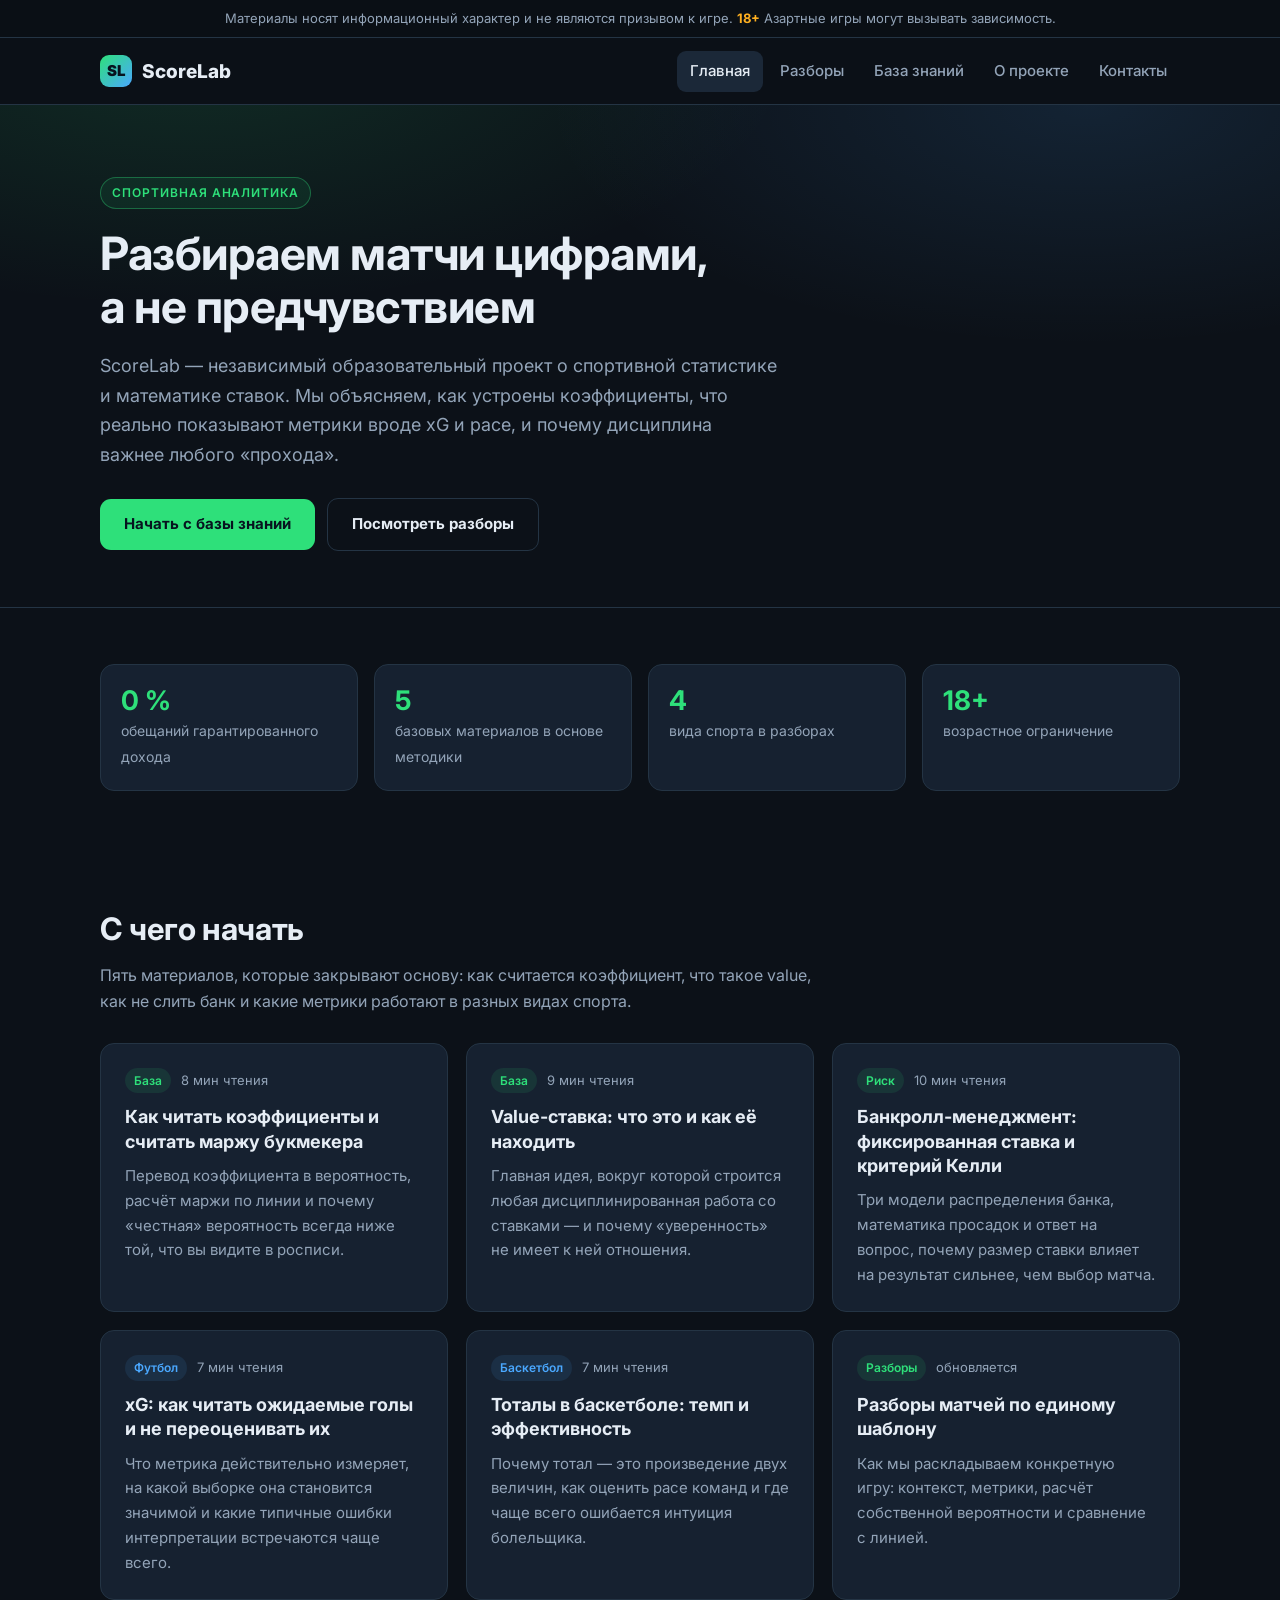
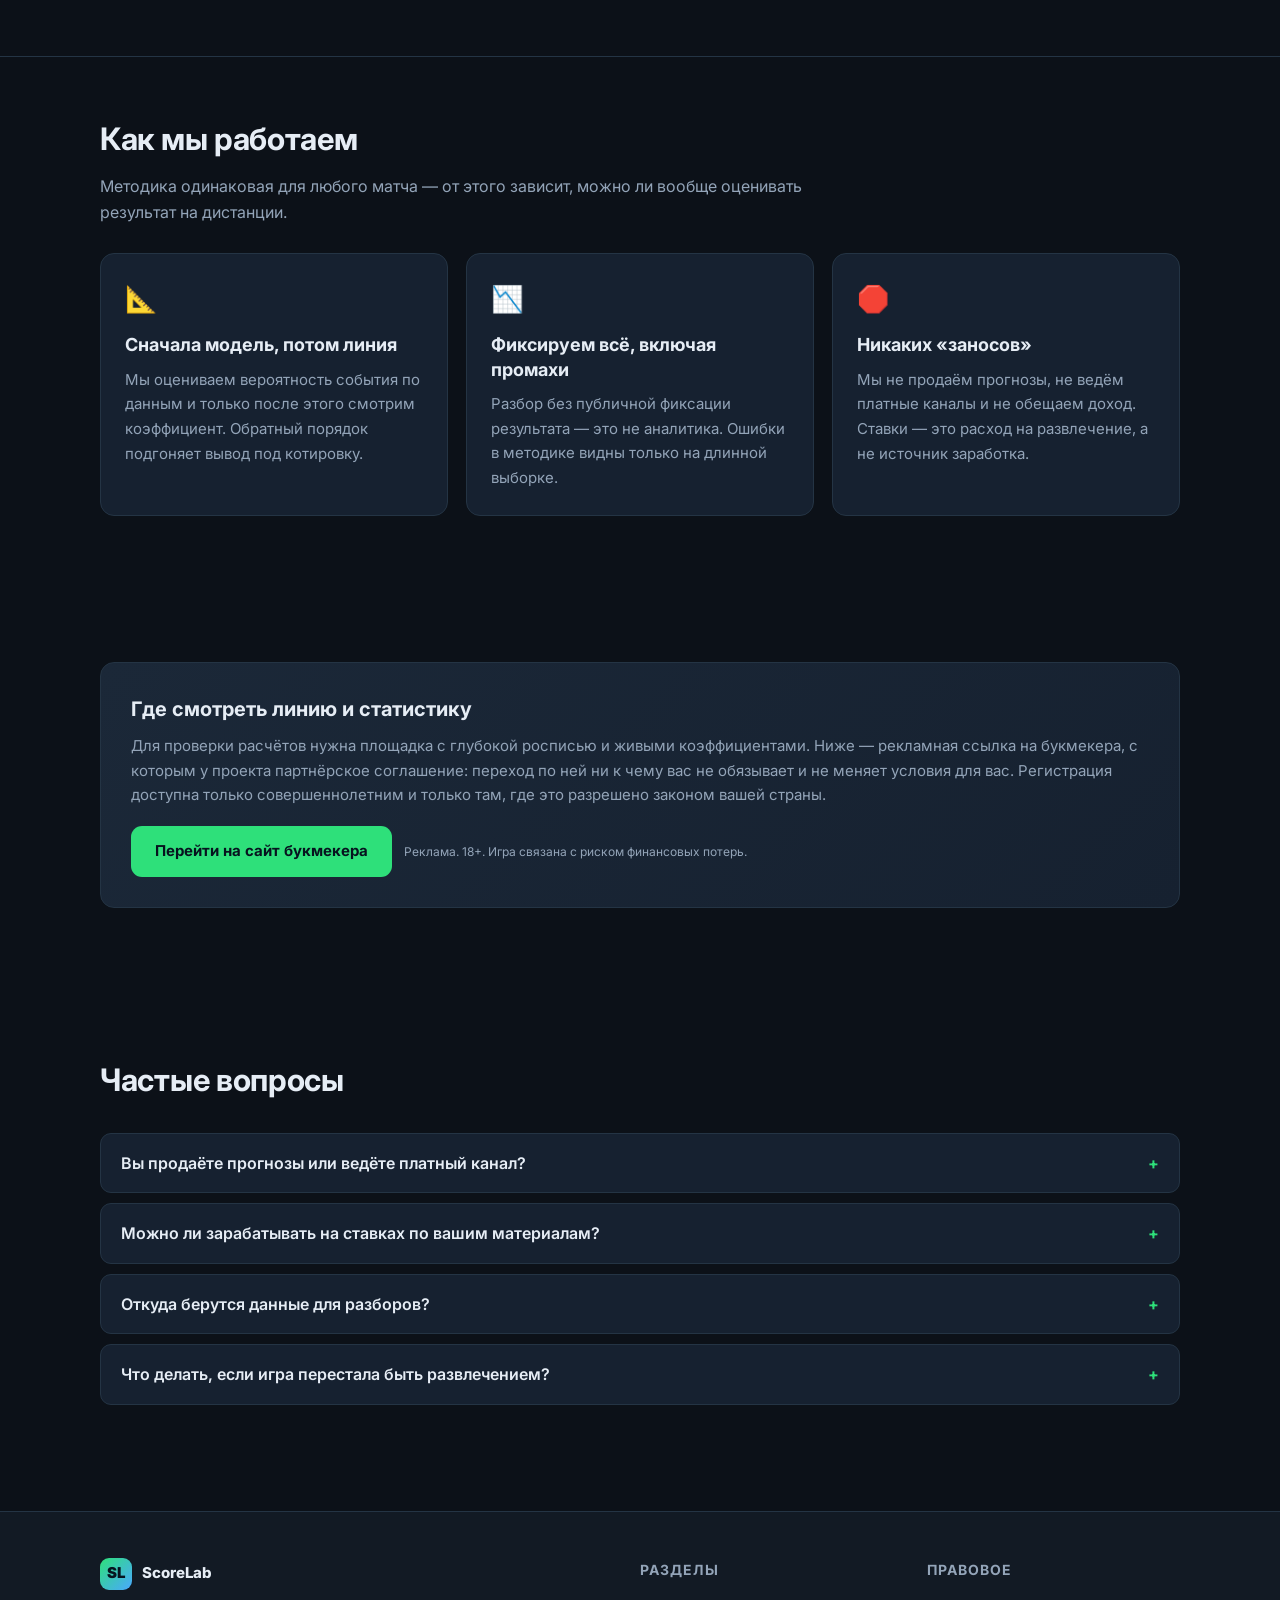
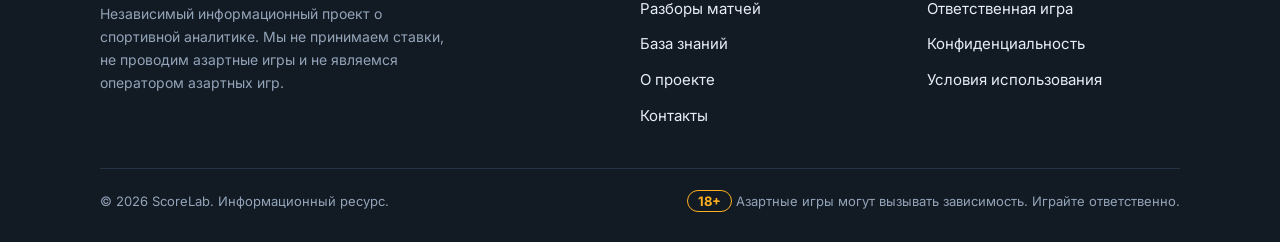
<file: index.html>
<!doctype html>
<html lang="ru">
<head>
<meta charset="utf-8">
<meta name="viewport" content="width=device-width,initial-scale=1">
<title>ScoreLab — спортивная аналитика, разборы матчей и математика ставок</title>
<meta name="description" content="Независимый проект о спортивной аналитике: разборы матчей, метрики xG и pace, математика коэффициентов, банкролл-менеджмент и дисциплина. Образовательный контент, 18+.">
<meta property="og:title" content="ScoreLab — спортивная аналитика и математика ставок">
<meta property="og:description" content="Разборы матчей, метрики, расчёт маржи и управление банкроллом. Без «проходов» и обещаний дохода.">
<meta property="og:type" content="website">
<link rel="icon" href="data:image/svg+xml,<svg xmlns='http://www.w3.org/2000/svg' viewBox='0 0 100 100'><rect width='100' height='100' rx='22' fill='%232ee07a'/><text x='50' y='70' font-size='56' font-family='Arial' font-weight='bold' text-anchor='middle' fill='%2307131f'>S</text></svg>">
<link rel="preconnect" href="https://fonts.googleapis.com">
<link rel="preconnect" href="https://fonts.gstatic.com" crossorigin>
<link href="https://fonts.googleapis.com/css2?family=Inter:wght@400;500;600;700;800;900&display=swap" rel="stylesheet">
<link rel="stylesheet" href="assets/css/style.css">
</head>
<body>

<div class="agebar"><div class="wrap">Материалы носят информационный характер и не являются призывом к игре. <b>18+</b> Азартные игры могут вызывать зависимость.</div></div>

<header class="site-header"><div class="wrap header-inner">
  <a class="logo" href="index.html"><span class="logo-mark">SL</span><span data-sitename>ScoreLab</span></a>
  <button class="burger" aria-label="Открыть меню" aria-expanded="false">☰</button>
  <nav class="nav">
    <a href="index.html" class="active">Главная</a>
    <a href="prognozy.html">Разборы</a>
    <a href="analitika.html">База знаний</a>
    <a href="about.html">О проекте</a>
    <a href="contacts.html">Контакты</a>
  </nav>
</div></header>

<div class="hero"><div class="wrap">
  <span class="badge">Спортивная аналитика</span>
  <h1>Разбираем матчи цифрами,<br>а не предчувствием</h1>
  <p class="lead">ScoreLab — независимый образовательный проект о спортивной статистике и математике ставок. Мы объясняем, как устроены коэффициенты, что реально показывают метрики вроде xG и pace, и почему дисциплина важнее любого «прохода».</p>
  <div class="btn-row">
    <a class="btn" href="analitika.html">Начать с базы знаний</a>
    <a class="btn btn-ghost" href="prognozy.html">Посмотреть разборы</a>
  </div>
</div></div>

<section><div class="wrap">
  <div class="stats">
    <div class="stat"><b>0 %</b><span>обещаний гарантированного дохода</span></div>
    <div class="stat"><b>5</b><span>базовых материалов в основе методики</span></div>
    <div class="stat"><b>4</b><span>вида спорта в разборах</span></div>
    <div class="stat"><b>18+</b><span>возрастное ограничение</span></div>
  </div>
</div></section>

<section><div class="wrap">
  <div class="section-head">
    <h2>С чего начать</h2>
    <p>Пять материалов, которые закрывают основу: как считается коэффициент, что такое value, как не слить банк и какие метрики работают в разных видах спорта.</p>
  </div>
  <div class="grid grid-3">
    <article class="card">
      <div class="meta"><span class="tag">База</span><span>8 мин чтения</span></div>
      <h3><a href="koefficienty-marzha.html">Как читать коэффициенты и считать маржу букмекера</a></h3>
      <p>Перевод коэффициента в вероятность, расчёт маржи по линии и почему «честная» вероятность всегда ниже той, что вы видите в росписи.</p>
    </article>
    <article class="card">
      <div class="meta"><span class="tag">База</span><span>9 мин чтения</span></div>
      <h3><a href="value-stavki.html">Value-ставка: что это и как её находить</a></h3>
      <p>Главная идея, вокруг которой строится любая дисциплинированная работа со ставками — и почему «уверенность» не имеет к ней отношения.</p>
    </article>
    <article class="card">
      <div class="meta"><span class="tag">Риск</span><span>10 мин чтения</span></div>
      <h3><a href="bankroll.html">Банкролл-менеджмент: фиксированная ставка и критерий Келли</a></h3>
      <p>Три модели распределения банка, математика просадок и ответ на вопрос, почему размер ставки влияет на результат сильнее, чем выбор матча.</p>
    </article>
    <article class="card">
      <div class="meta"><span class="tag blue">Футбол</span><span>7 мин чтения</span></div>
      <h3><a href="xg-metrika.html">xG: как читать ожидаемые голы и не переоценивать их</a></h3>
      <p>Что метрика действительно измеряет, на какой выборке она становится значимой и какие типичные ошибки интерпретации встречаются чаще всего.</p>
    </article>
    <article class="card">
      <div class="meta"><span class="tag blue">Баскетбол</span><span>7 мин чтения</span></div>
      <h3><a href="total-basketbol.html">Тоталы в баскетболе: темп и эффективность</a></h3>
      <p>Почему тотал — это произведение двух величин, как оценить pace команд и где чаще всего ошибается интуиция болельщика.</p>
    </article>
    <article class="card">
      <div class="meta"><span class="tag">Разборы</span><span>обновляется</span></div>
      <h3><a href="prognozy.html">Разборы матчей по единому шаблону</a></h3>
      <p>Как мы раскладываем конкретную игру: контекст, метрики, расчёт собственной вероятности и сравнение с линией.</p>
    </article>
  </div>
</div></section>

<section style="border-top:1px solid var(--line)"><div class="wrap">
  <div class="section-head">
    <h2>Как мы работаем</h2>
    <p>Методика одинаковая для любого матча — от этого зависит, можно ли вообще оценивать результат на дистанции.</p>
  </div>
  <div class="grid grid-3">
    <div class="card">
      <div class="card-icon">📐</div>
      <h3>Сначала модель, потом линия</h3>
      <p>Мы оцениваем вероятность события по данным и только после этого смотрим коэффициент. Обратный порядок подгоняет вывод под котировку.</p>
    </div>
    <div class="card">
      <div class="card-icon">📉</div>
      <h3>Фиксируем всё, включая промахи</h3>
      <p>Разбор без публичной фиксации результата — это не аналитика. Ошибки в методике видны только на длинной выборке.</p>
    </div>
    <div class="card">
      <div class="card-icon">🛑</div>
      <h3>Никаких «заносов»</h3>
      <p>Мы не продаём прогнозы, не ведём платные каналы и не обещаем доход. Ставки — это расход на развлечение, а не источник заработка.</p>
    </div>
  </div>
</div></section>

<section><div class="wrap">
  <div class="cta-block">
    <h3>Где смотреть линию и статистику</h3>
    <p>Для проверки расчётов нужна площадка с глубокой росписью и живыми коэффициентами. Ниже — рекламная ссылка на букмекера, с которым у проекта партнёрское соглашение: переход по ней ни к чему вас не обязывает и не меняет условия для вас. Регистрация доступна только совершеннолетним и только там, где это разрешено законом вашей страны.</p>
    <div class="btn-row">
      <a class="btn" data-ref rel="nofollow sponsored noopener">Перейти на сайт букмекера</a>
      <span class="ad-note"></span>
    </div>
  </div>
</div></section>

<section><div class="wrap">
  <div class="section-head"><h2>Частые вопросы</h2></div>
  <details><summary>Вы продаёте прогнозы или ведёте платный канал?</summary><p>Нет. Весь контент на сайте бесплатный. Проект существует за счёт партнёрских ссылок, которые промаркированы как реклама.</p></details>
  <details><summary>Можно ли зарабатывать на ставках по вашим материалам?</summary><p>Нет, и мы не утверждаем обратного. Букмекерская маржа заложена в каждую котировку, поэтому на длинной дистанции математическое ожидание игрока отрицательное. Наши материалы — про понимание механики, а не про доход.</p></details>
  <details><summary>Откуда берутся данные для разборов?</summary><p>Из открытых статистических источников и официальных сайтов лиг. Если данных для корректного расчёта не хватает, мы не публикуем разбор.</p></details>
  <details><summary>Что делать, если игра перестала быть развлечением?</summary><p>Прочитайте раздел <a href="responsible.html">«Ответственная игра»</a> — там собраны признаки проблемы и контакты бесплатной помощи.</p></details>
</div></section>

<footer class="site-footer"><div class="wrap">
  <div class="footer-grid">
    <div class="footer-about">
      <a class="logo" href="index.html"><span class="logo-mark">SL</span><span data-sitename>ScoreLab</span></a>
      <p>Независимый информационный проект о спортивной аналитике. Мы не принимаем ставки, не проводим азартные игры и не являемся оператором азартных игр.</p>
    </div>
    <div>
      <h4>Разделы</h4>
      <ul>
        <li><a href="prognozy.html">Разборы матчей</a></li>
        <li><a href="analitika.html">База знаний</a></li>
        <li><a href="about.html">О проекте</a></li>
        <li><a href="contacts.html">Контакты</a></li>
      </ul>
    </div>
    <div>
      <h4>Правовое</h4>
      <ul>
        <li><a href="responsible.html">Ответственная игра</a></li>
        <li><a href="privacy.html">Конфиденциальность</a></li>
        <li><a href="terms.html">Условия использования</a></li>
      </ul>
    </div>
  </div>
  <div class="footer-bottom">
    <span>© <span data-year>2026</span> <span data-sitename>ScoreLab</span>. Информационный ресурс.</span>
    <span><span class="age">18+</span> Азартные игры могут вызывать зависимость. Играйте ответственно.</span>
  </div>
</div></footer>

<script src="assets/js/config.js"></script>
<script src="assets/js/main.js"></script>
</body>
</html>
</file>
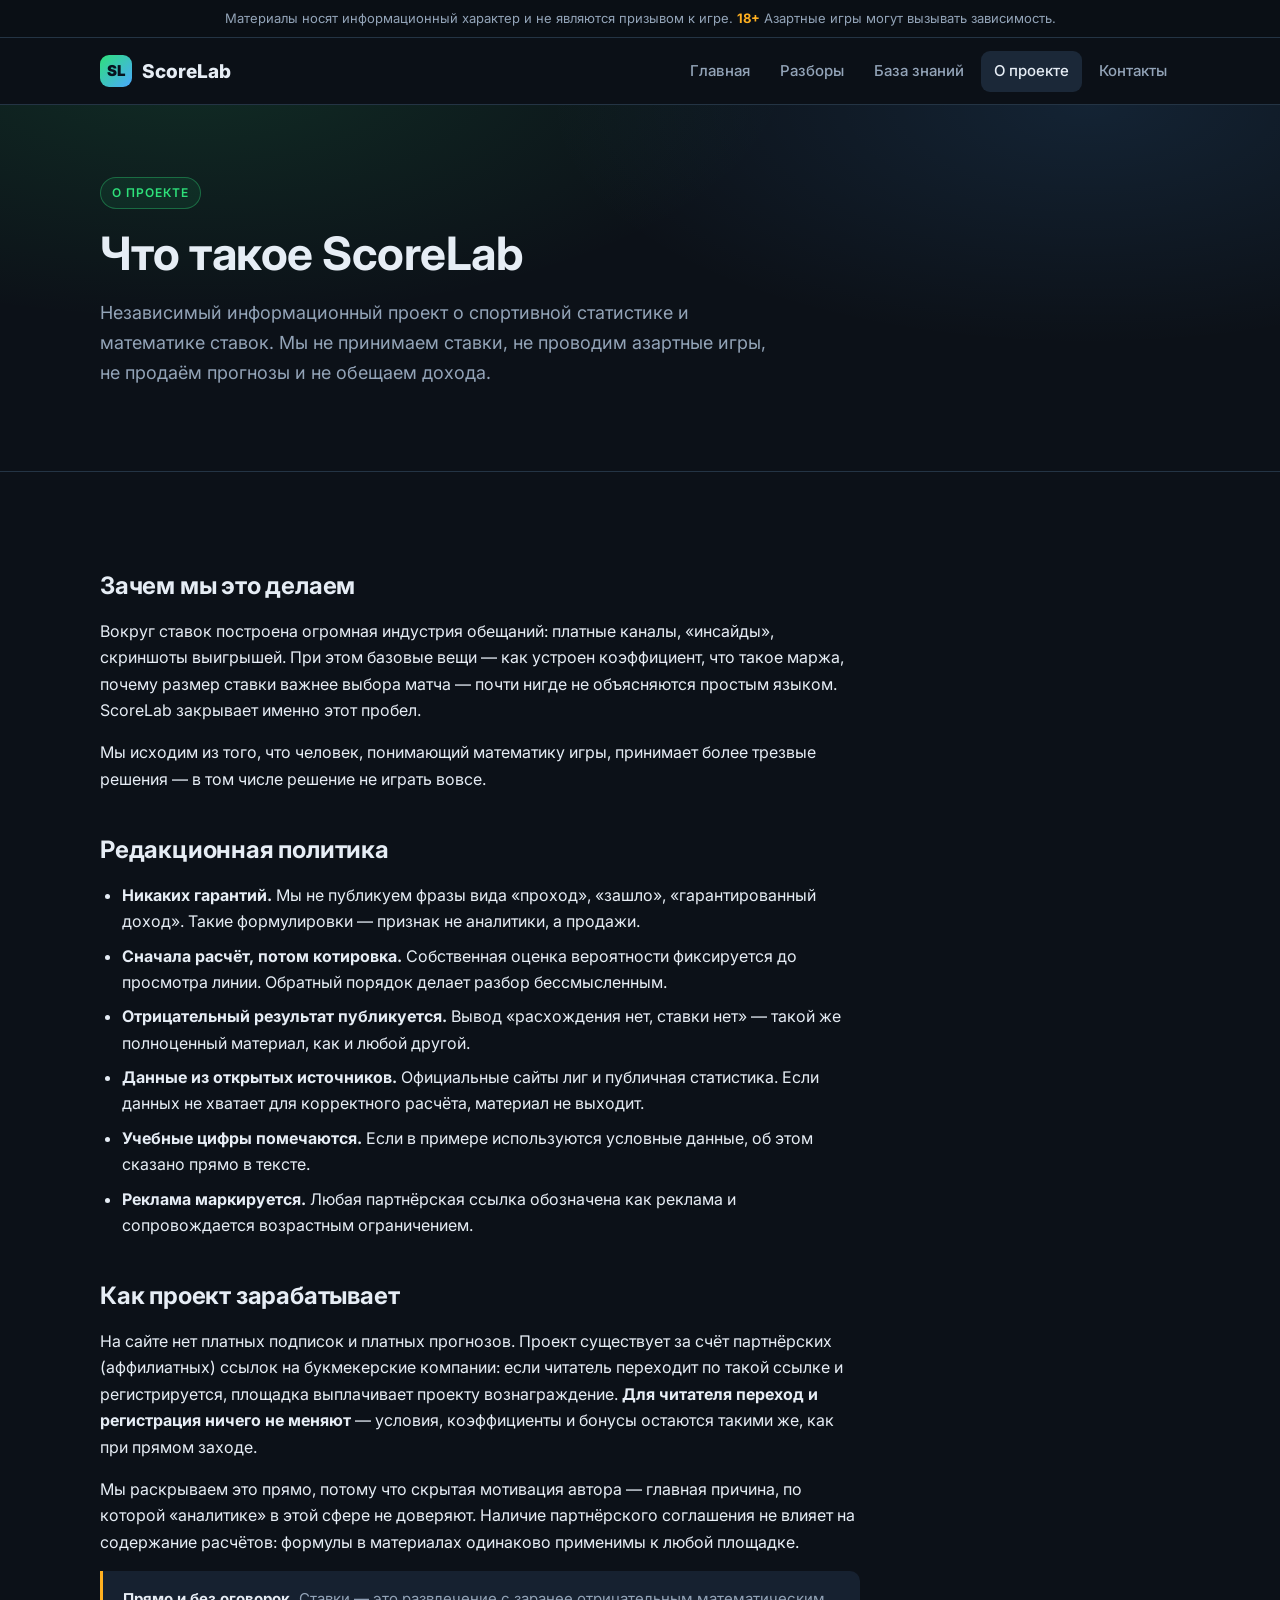
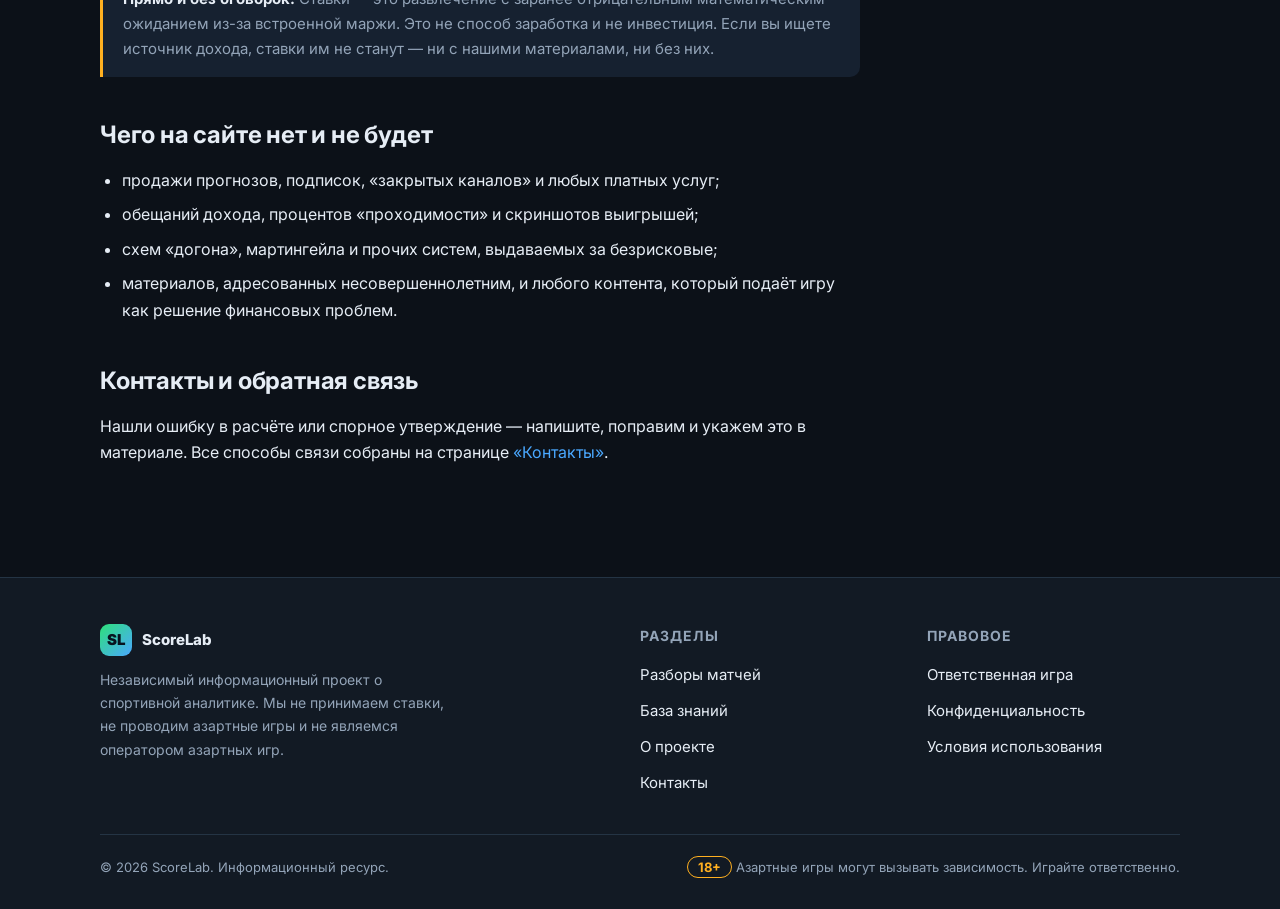
<file: about.html>
<!doctype html>
<html lang="ru">
<head>
<meta charset="utf-8">
<meta name="viewport" content="width=device-width,initial-scale=1">
<title>О проекте — редакционная политика ScoreLab</title>
<meta name="description" content="Кто делает ScoreLab, как устроена редакционная политика, откуда берутся данные и как проект зарабатывает. Полное раскрытие партнёрских отношений.">
<meta property="og:title" content="О проекте — редакционная политика ScoreLab">
<meta property="og:description" content="Кто делает ScoreLab, как устроена редакционная политика, откуда берутся данные и как проект зарабатывает. Полное раскрытие партнёрских отношений.">
<meta property="og:type" content="article">
<link rel="icon" href="data:image/svg+xml,<svg xmlns='http://www.w3.org/2000/svg' viewBox='0 0 100 100'><rect width='100' height='100' rx='22' fill='%232ee07a'/><text x='50' y='70' font-size='56' font-family='Arial' font-weight='bold' text-anchor='middle' fill='%2307131f'>S</text></svg>">
<link rel="preconnect" href="https://fonts.googleapis.com">
<link rel="preconnect" href="https://fonts.gstatic.com" crossorigin>
<link href="https://fonts.googleapis.com/css2?family=Inter:wght@400;500;600;700;800;900&display=swap" rel="stylesheet">
<link rel="stylesheet" href="assets/css/style.css">
</head>
<body>

<div class="agebar"><div class="wrap">Материалы носят информационный характер и не являются призывом к игре. <b>18+</b> Азартные игры могут вызывать зависимость.</div></div>

<header class="site-header"><div class="wrap header-inner">
  <a class="logo" href="index.html"><span class="logo-mark">SL</span><span data-sitename>ScoreLab</span></a>
  <button class="burger" aria-label="Открыть меню" aria-expanded="false">☰</button>
  <nav class="nav">
    <a href="index.html">Главная</a>
    <a href="prognozy.html">Разборы</a>
    <a href="analitika.html">База знаний</a>
    <a href="about.html" class="active">О проекте</a>
    <a href="contacts.html">Контакты</a>
  </nav>
</div></header>

<div class="hero"><div class="wrap">
  <span class="badge">О проекте</span>
  <h1>Что такое ScoreLab</h1>
  <p class="lead">Независимый информационный проект о спортивной статистике и математике ставок. Мы не принимаем ставки, не проводим азартные игры, не продаём прогнозы и не обещаем дохода.</p>
</div></div>

<section><div class="wrap">
  <div class="prose">
    <h2>Зачем мы это делаем</h2>
    <p>Вокруг ставок построена огромная индустрия обещаний: платные каналы, «инсайды», скриншоты выигрышей. При этом базовые вещи — как устроен коэффициент, что такое маржа, почему размер ставки важнее выбора матча — почти нигде не объясняются простым языком. ScoreLab закрывает именно этот пробел.</p>
    <p>Мы исходим из того, что человек, понимающий математику игры, принимает более трезвые решения — в том числе решение не играть вовсе.</p>

    <h2>Редакционная политика</h2>
    <ul>
      <li><b>Никаких гарантий.</b> Мы не публикуем фразы вида «проход», «зашло», «гарантированный доход». Такие формулировки — признак не аналитики, а продажи.</li>
      <li><b>Сначала расчёт, потом котировка.</b> Собственная оценка вероятности фиксируется до просмотра линии. Обратный порядок делает разбор бессмысленным.</li>
      <li><b>Отрицательный результат публикуется.</b> Вывод «расхождения нет, ставки нет» — такой же полноценный материал, как и любой другой.</li>
      <li><b>Данные из открытых источников.</b> Официальные сайты лиг и публичная статистика. Если данных не хватает для корректного расчёта, материал не выходит.</li>
      <li><b>Учебные цифры помечаются.</b> Если в примере используются условные данные, об этом сказано прямо в тексте.</li>
      <li><b>Реклама маркируется.</b> Любая партнёрская ссылка обозначена как реклама и сопровождается возрастным ограничением.</li>
    </ul>

    <h2>Как проект зарабатывает</h2>
    <p>На сайте нет платных подписок и платных прогнозов. Проект существует за счёт партнёрских (аффилиатных) ссылок на букмекерские компании: если читатель переходит по такой ссылке и регистрируется, площадка выплачивает проекту вознаграждение. <b>Для читателя переход и регистрация ничего не меняют</b> — условия, коэффициенты и бонусы остаются такими же, как при прямом заходе.</p>
    <p>Мы раскрываем это прямо, потому что скрытая мотивация автора — главная причина, по которой «аналитике» в этой сфере не доверяют. Наличие партнёрского соглашения не влияет на содержание расчётов: формулы в материалах одинаково применимы к любой площадке.</p>

    <div class="callout warn"><b>Прямо и без оговорок.</b> Ставки — это развлечение с заранее отрицательным математическим ожиданием из-за встроенной маржи. Это не способ заработка и не инвестиция. Если вы ищете источник дохода, ставки им не станут — ни с нашими материалами, ни без них.</div>

    <h2>Чего на сайте нет и не будет</h2>
    <ul>
      <li>продажи прогнозов, подписок, «закрытых каналов» и любых платных услуг;</li>
      <li>обещаний дохода, процентов «проходимости» и скриншотов выигрышей;</li>
      <li>схем «догона», мартингейла и прочих систем, выдаваемых за безрисковые;</li>
      <li>материалов, адресованных несовершеннолетним, и любого контента, который подаёт игру как решение финансовых проблем.</li>
    </ul>

    <h2>Контакты и обратная связь</h2>
    <p>Нашли ошибку в расчёте или спорное утверждение — напишите, поправим и укажем это в материале. Все способы связи собраны на странице <a href="contacts.html">«Контакты»</a>.</p>
  </div>
</div></section>

<footer class="site-footer"><div class="wrap">
  <div class="footer-grid">
    <div class="footer-about">
      <a class="logo" href="index.html"><span class="logo-mark">SL</span><span data-sitename>ScoreLab</span></a>
      <p>Независимый информационный проект о спортивной аналитике. Мы не принимаем ставки, не проводим азартные игры и не являемся оператором азартных игр.</p>
    </div>
    <div>
      <h4>Разделы</h4>
      <ul>
        <li><a href="prognozy.html">Разборы матчей</a></li>
        <li><a href="analitika.html">База знаний</a></li>
        <li><a href="about.html">О проекте</a></li>
        <li><a href="contacts.html">Контакты</a></li>
      </ul>
    </div>
    <div>
      <h4>Правовое</h4>
      <ul>
        <li><a href="responsible.html">Ответственная игра</a></li>
        <li><a href="privacy.html">Конфиденциальность</a></li>
        <li><a href="terms.html">Условия использования</a></li>
      </ul>
    </div>
  </div>
  <div class="footer-bottom">
    <span>&copy; <span data-year>2026</span> <span data-sitename>ScoreLab</span>. Информационный ресурс.</span>
    <span><span class="age">18+</span> Азартные игры могут вызывать зависимость. Играйте ответственно.</span>
  </div>
</div></footer>

<script src="assets/js/config.js"></script>
<script src="assets/js/main.js"></script>
</body>
</html>
</file>
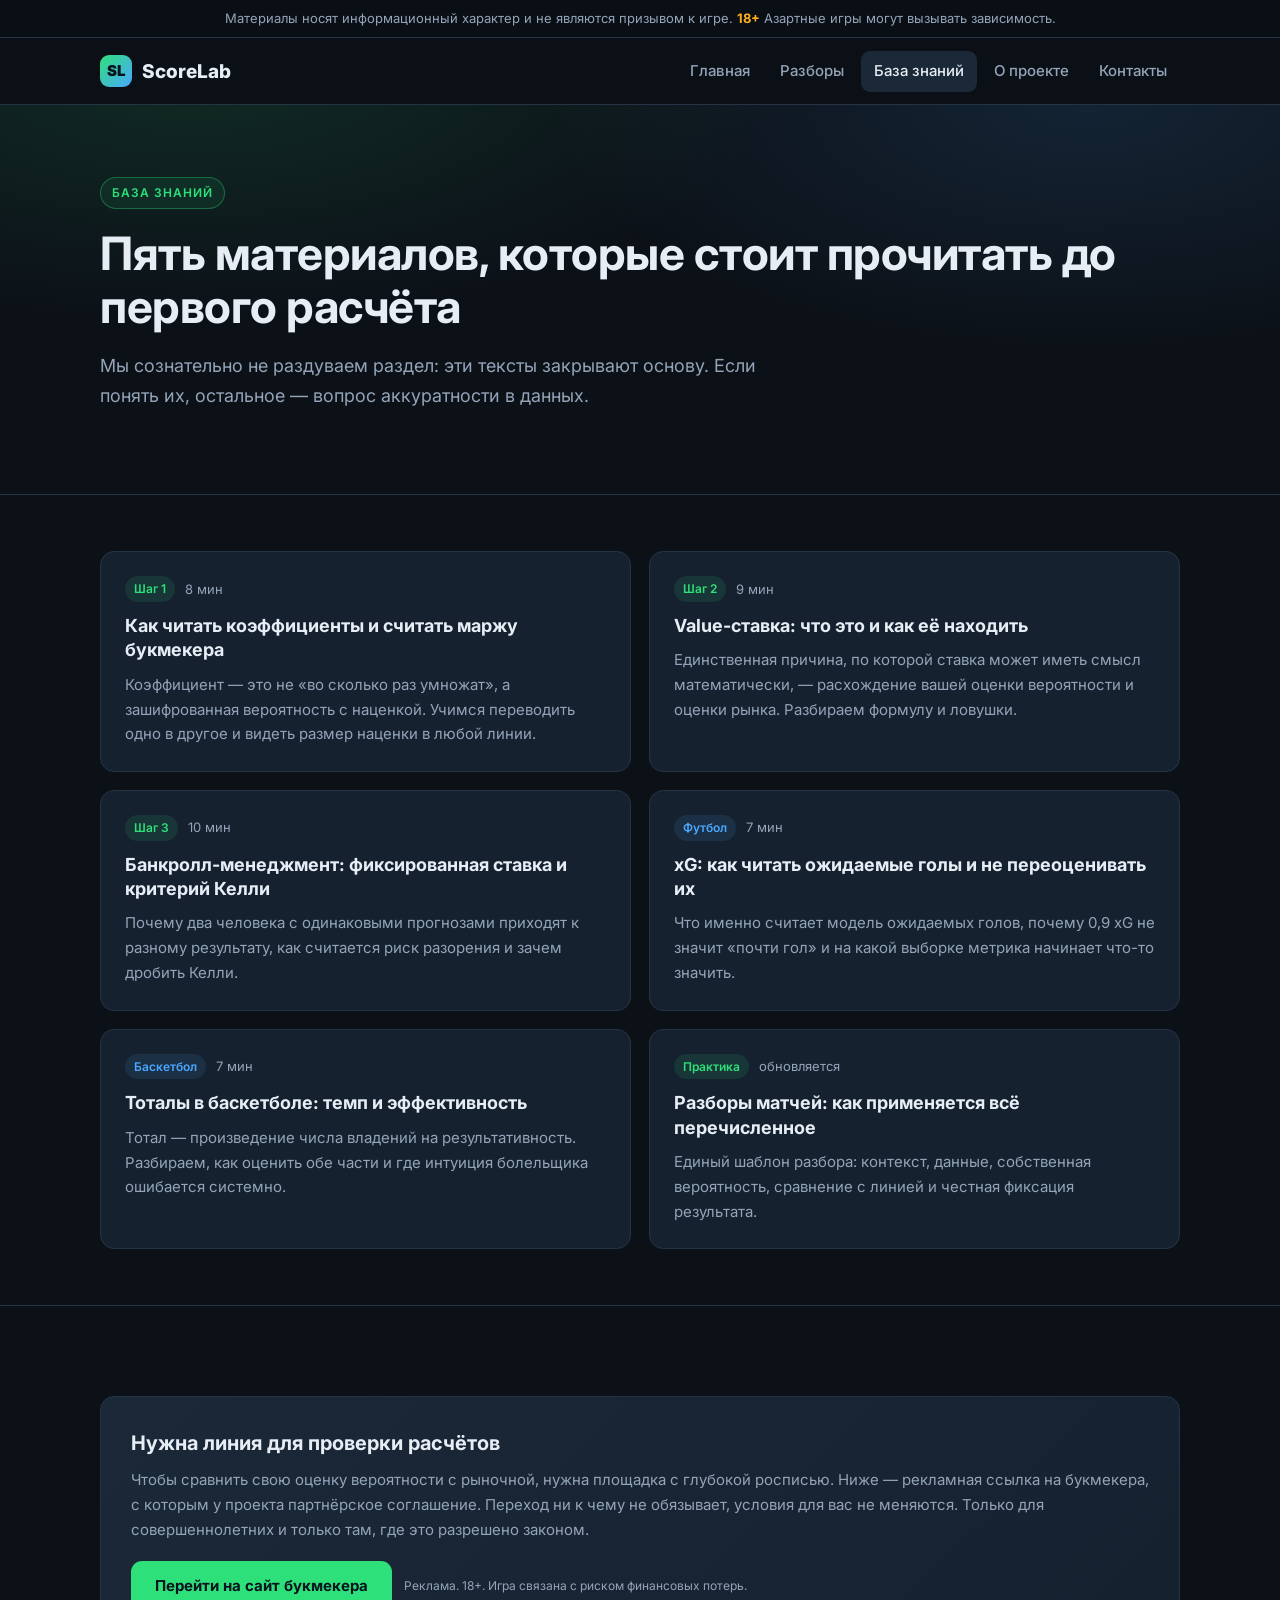
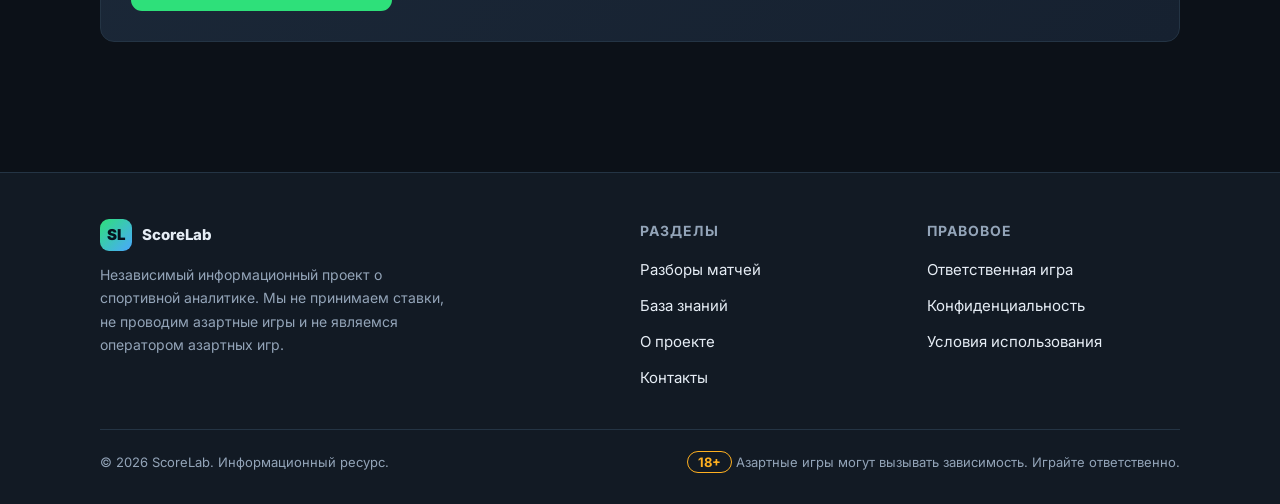
<file: analitika.html>
<!doctype html>
<html lang="ru">
<head>
<meta charset="utf-8">
<meta name="viewport" content="width=device-width,initial-scale=1">
<title>База знаний — математика ставок и спортивные метрики | ScoreLab</title>
<meta name="description" content="Коэффициенты и маржа, value-ставки, банкролл-менеджмент, xG в футболе и темп в баскетболе. Пять базовых материалов проекта ScoreLab.">
<meta property="og:title" content="База знаний — математика ставок и спортивные метрики | ScoreLab">
<meta property="og:description" content="Коэффициенты и маржа, value-ставки, банкролл-менеджмент, xG в футболе и темп в баскетболе. Пять базовых материалов проекта ScoreLab.">
<meta property="og:type" content="article">
<link rel="icon" href="data:image/svg+xml,<svg xmlns='http://www.w3.org/2000/svg' viewBox='0 0 100 100'><rect width='100' height='100' rx='22' fill='%232ee07a'/><text x='50' y='70' font-size='56' font-family='Arial' font-weight='bold' text-anchor='middle' fill='%2307131f'>S</text></svg>">
<link rel="preconnect" href="https://fonts.googleapis.com">
<link rel="preconnect" href="https://fonts.gstatic.com" crossorigin>
<link href="https://fonts.googleapis.com/css2?family=Inter:wght@400;500;600;700;800;900&display=swap" rel="stylesheet">
<link rel="stylesheet" href="assets/css/style.css">
</head>
<body>

<div class="agebar"><div class="wrap">Материалы носят информационный характер и не являются призывом к игре. <b>18+</b> Азартные игры могут вызывать зависимость.</div></div>

<header class="site-header"><div class="wrap header-inner">
  <a class="logo" href="index.html"><span class="logo-mark">SL</span><span data-sitename>ScoreLab</span></a>
  <button class="burger" aria-label="Открыть меню" aria-expanded="false">☰</button>
  <nav class="nav">
    <a href="index.html">Главная</a>
    <a href="prognozy.html">Разборы</a>
    <a href="analitika.html" class="active">База знаний</a>
    <a href="about.html">О проекте</a>
    <a href="contacts.html">Контакты</a>
  </nav>
</div></header>

<div class="hero"><div class="wrap">
  <span class="badge">База знаний</span>
  <h1>Пять материалов, которые стоит прочитать до первого расчёта</h1>
  <p class="lead">Мы сознательно не раздуваем раздел: эти тексты закрывают основу. Если понять их, остальное — вопрос аккуратности в данных.</p>
</div></div>

<section><div class="wrap">
  <div class="grid grid-2">
    <article class="card">
      <div class="meta"><span class="tag">Шаг 1</span><span>8 мин</span></div>
      <h3><a href="koefficienty-marzha.html">Как читать коэффициенты и считать маржу букмекера</a></h3>
      <p>Коэффициент — это не «во сколько раз умножат», а зашифрованная вероятность с наценкой. Учимся переводить одно в другое и видеть размер наценки в любой линии.</p>
    </article>
    <article class="card">
      <div class="meta"><span class="tag">Шаг 2</span><span>9 мин</span></div>
      <h3><a href="value-stavki.html">Value-ставка: что это и как её находить</a></h3>
      <p>Единственная причина, по которой ставка может иметь смысл математически, — расхождение вашей оценки вероятности и оценки рынка. Разбираем формулу и ловушки.</p>
    </article>
    <article class="card">
      <div class="meta"><span class="tag">Шаг 3</span><span>10 мин</span></div>
      <h3><a href="bankroll.html">Банкролл-менеджмент: фиксированная ставка и критерий Келли</a></h3>
      <p>Почему два человека с одинаковыми прогнозами приходят к разному результату, как считается риск разорения и зачем дробить Келли.</p>
    </article>
    <article class="card">
      <div class="meta"><span class="tag blue">Футбол</span><span>7 мин</span></div>
      <h3><a href="xg-metrika.html">xG: как читать ожидаемые голы и не переоценивать их</a></h3>
      <p>Что именно считает модель ожидаемых голов, почему 0,9 xG не значит «почти гол» и на какой выборке метрика начинает что-то значить.</p>
    </article>
    <article class="card">
      <div class="meta"><span class="tag blue">Баскетбол</span><span>7 мин</span></div>
      <h3><a href="total-basketbol.html">Тоталы в баскетболе: темп и эффективность</a></h3>
      <p>Тотал — произведение числа владений на результативность. Разбираем, как оценить обе части и где интуиция болельщика ошибается системно.</p>
    </article>
    <article class="card">
      <div class="meta"><span class="tag">Практика</span><span>обновляется</span></div>
      <h3><a href="prognozy.html">Разборы матчей: как применяется всё перечисленное</a></h3>
      <p>Единый шаблон разбора: контекст, данные, собственная вероятность, сравнение с линией и честная фиксация результата.</p>
    </article>
  </div>
</div></section>

<section style="border-top:1px solid var(--line)"><div class="wrap">
  <div class="cta-block">
    <h3>Нужна линия для проверки расчётов</h3>
    <p>Чтобы сравнить свою оценку вероятности с рыночной, нужна площадка с глубокой росписью. Ниже — рекламная ссылка на букмекера, с которым у проекта партнёрское соглашение. Переход ни к чему не обязывает, условия для вас не меняются. Только для совершеннолетних и только там, где это разрешено законом.</p>
    <div class="btn-row">
      <a class="btn" data-ref rel="nofollow sponsored noopener">Перейти на сайт букмекера</a>
      <span class="ad-note"></span>
    </div>
  </div>
</div></section>

<footer class="site-footer"><div class="wrap">
  <div class="footer-grid">
    <div class="footer-about">
      <a class="logo" href="index.html"><span class="logo-mark">SL</span><span data-sitename>ScoreLab</span></a>
      <p>Независимый информационный проект о спортивной аналитике. Мы не принимаем ставки, не проводим азартные игры и не являемся оператором азартных игр.</p>
    </div>
    <div>
      <h4>Разделы</h4>
      <ul>
        <li><a href="prognozy.html">Разборы матчей</a></li>
        <li><a href="analitika.html">База знаний</a></li>
        <li><a href="about.html">О проекте</a></li>
        <li><a href="contacts.html">Контакты</a></li>
      </ul>
    </div>
    <div>
      <h4>Правовое</h4>
      <ul>
        <li><a href="responsible.html">Ответственная игра</a></li>
        <li><a href="privacy.html">Конфиденциальность</a></li>
        <li><a href="terms.html">Условия использования</a></li>
      </ul>
    </div>
  </div>
  <div class="footer-bottom">
    <span>&copy; <span data-year>2026</span> <span data-sitename>ScoreLab</span>. Информационный ресурс.</span>
    <span><span class="age">18+</span> Азартные игры могут вызывать зависимость. Играйте ответственно.</span>
  </div>
</div></footer>

<script src="assets/js/config.js"></script>
<script src="assets/js/main.js"></script>
</body>
</html>
</file>
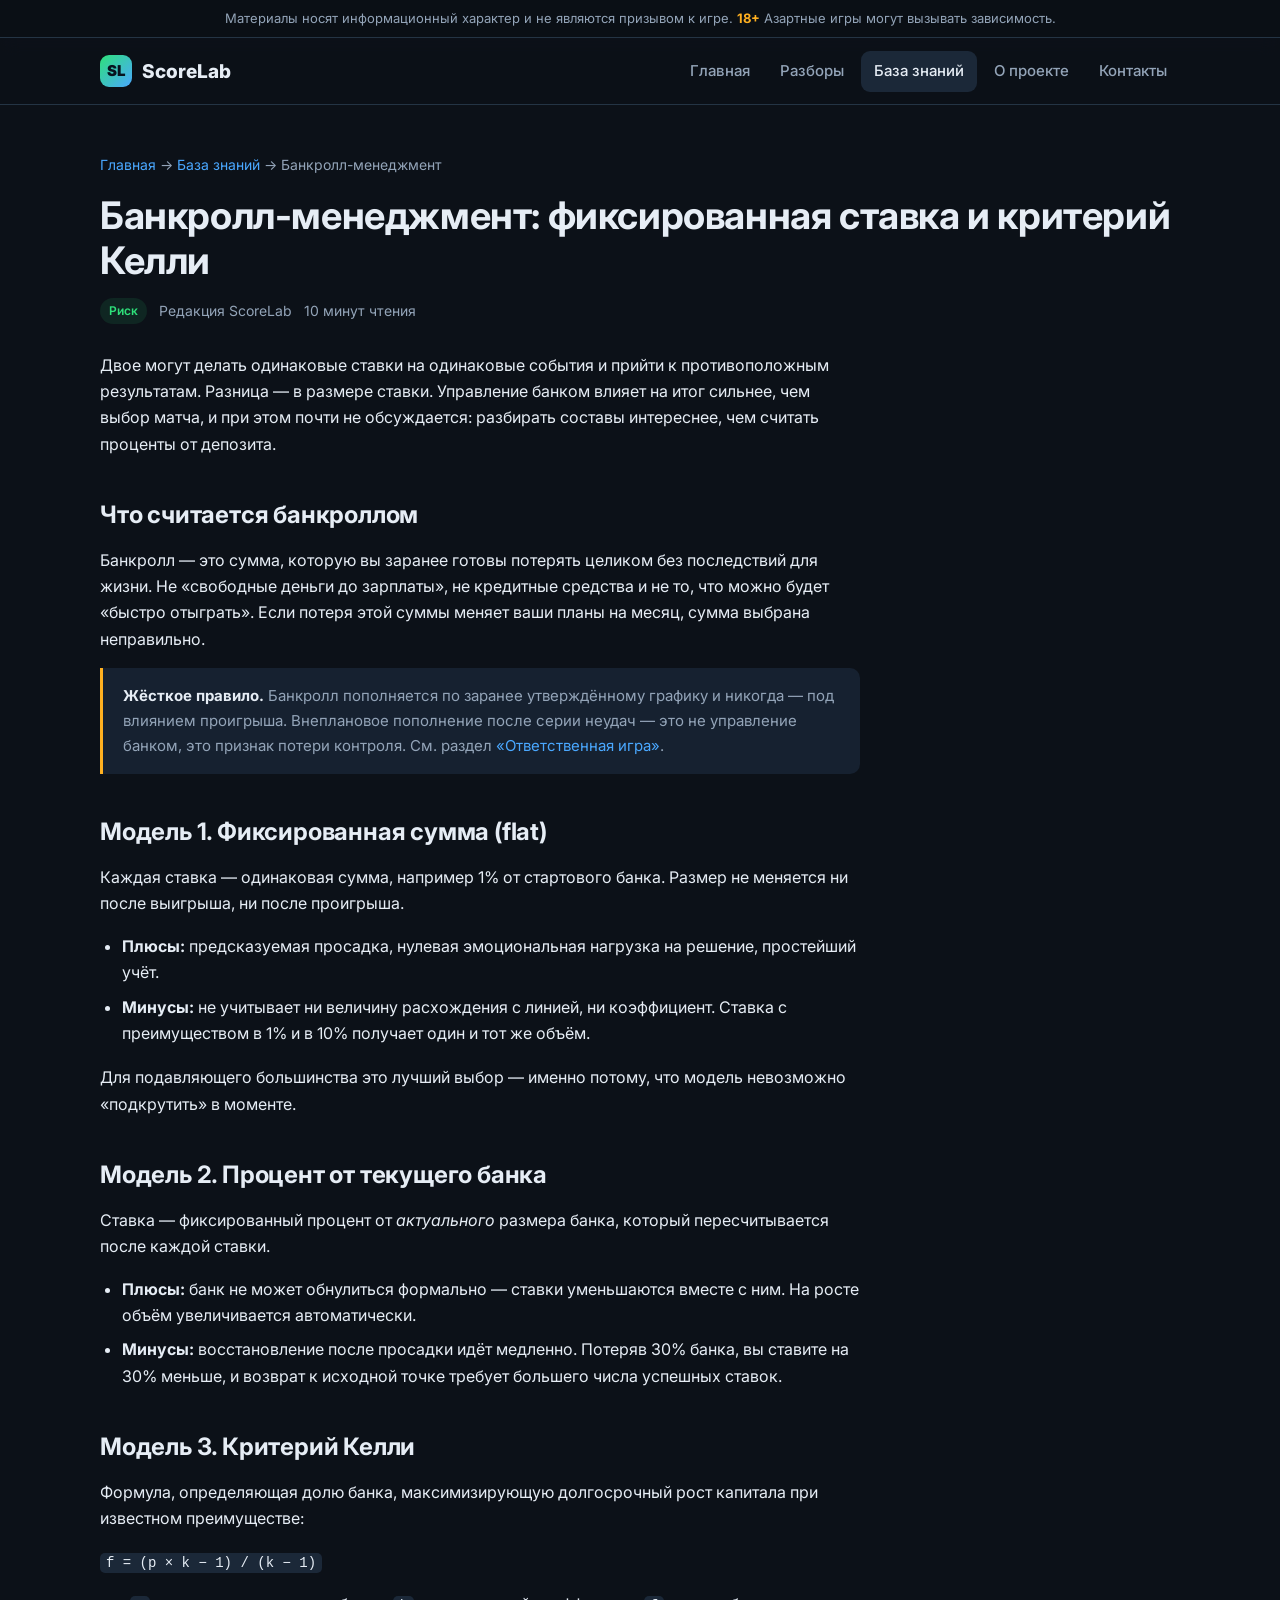
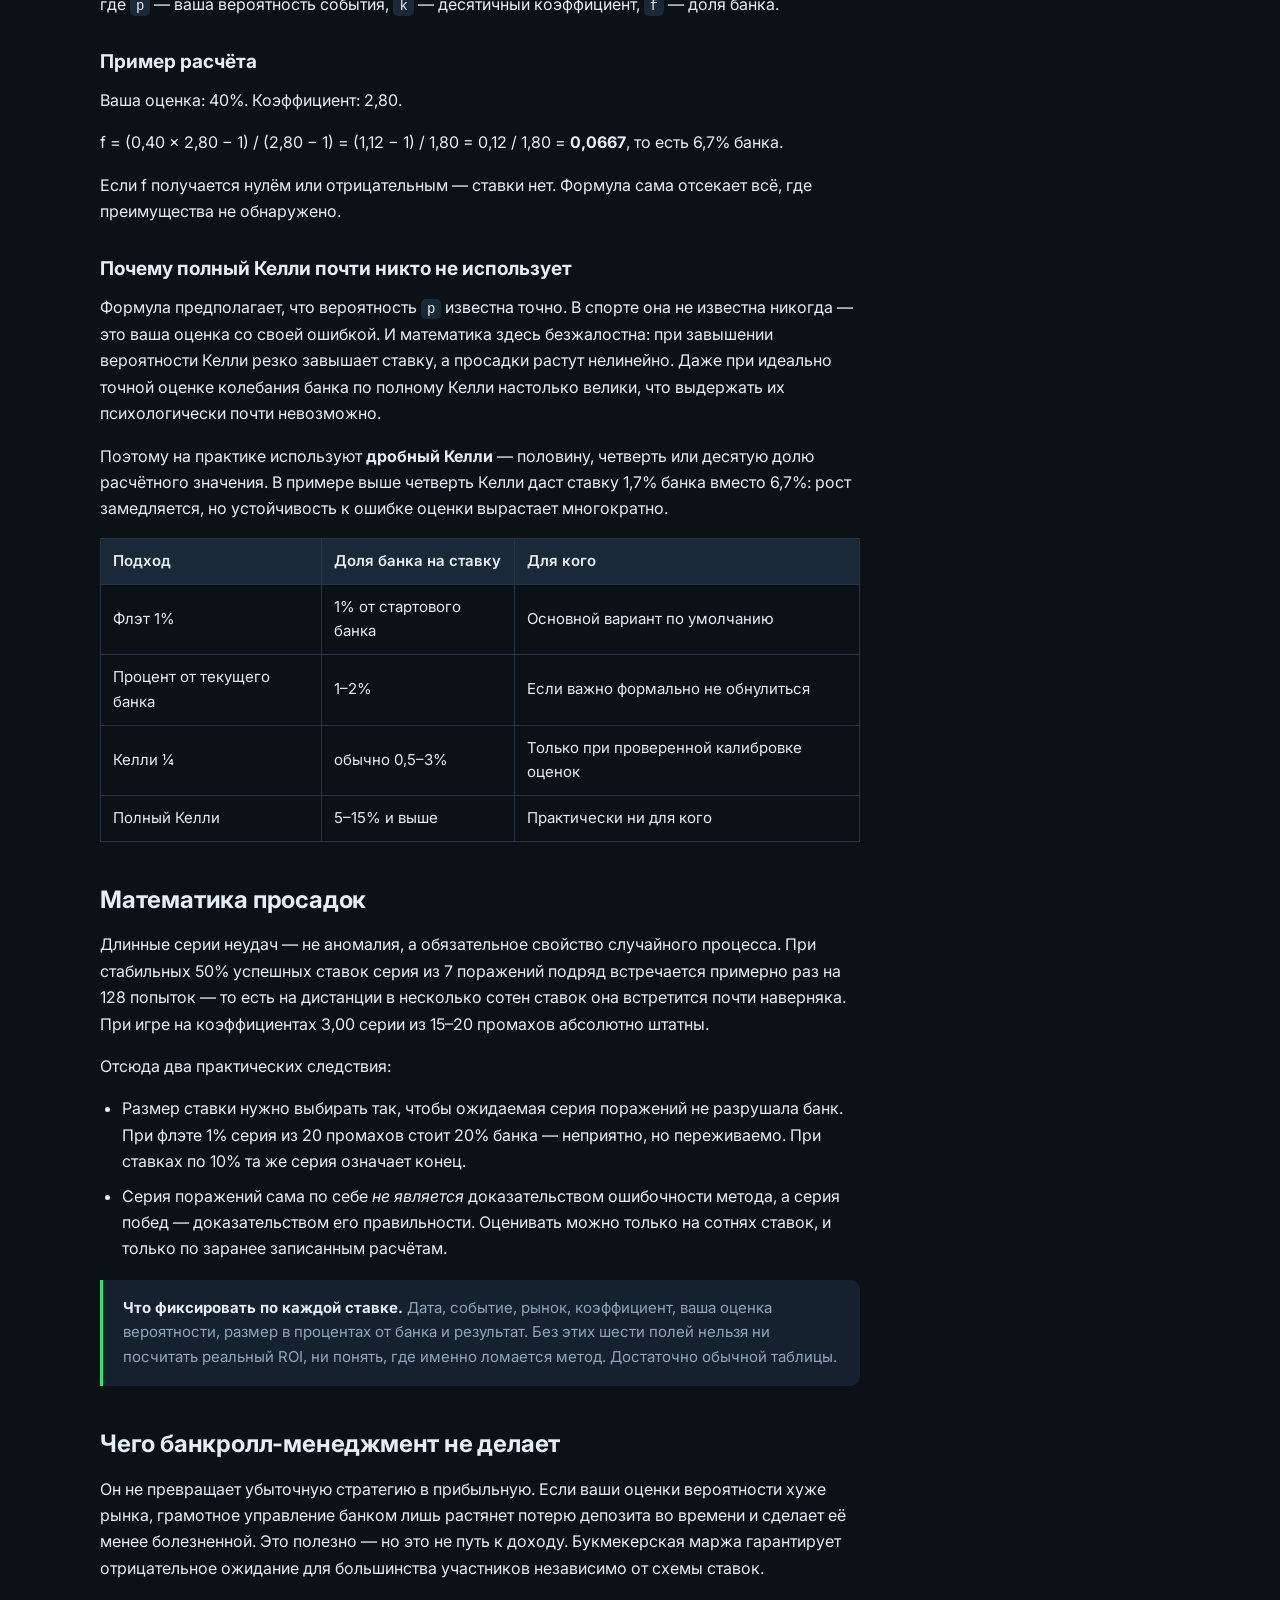
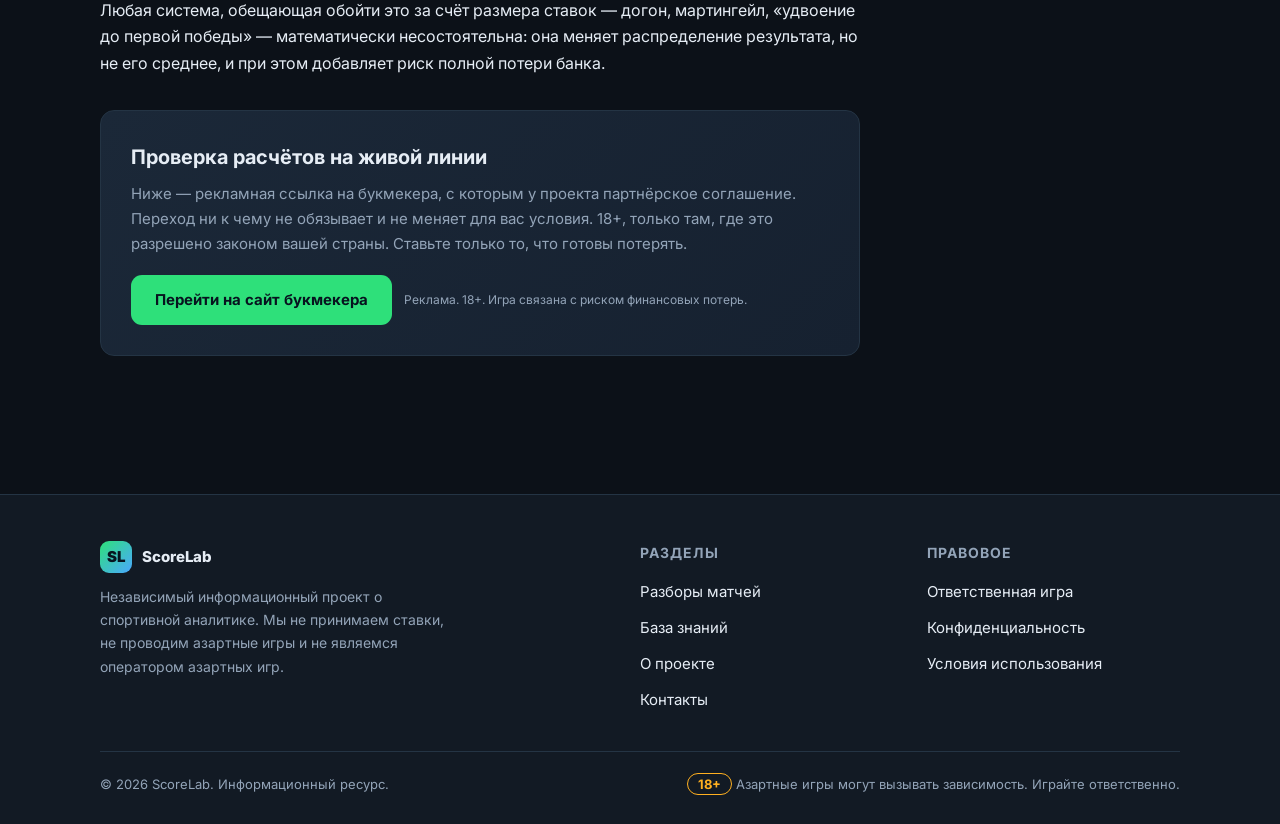
<file: bankroll.html>
<!doctype html>
<html lang="ru">
<head>
<meta charset="utf-8">
<meta name="viewport" content="width=device-width,initial-scale=1">
<title>Банкролл-менеджмент: фиксированная ставка и критерий Келли | ScoreLab</title>
<meta name="description" content="Три модели распределения банка, математика просадок и риска разорения, почему дробный Келли безопаснее полного и как размер ставки влияет на результат сильнее выбора матча.">
<meta property="og:title" content="Банкролл-менеджмент: фиксированная ставка и критерий Келли | ScoreLab">
<meta property="og:description" content="Три модели распределения банка, математика просадок и риска разорения, почему дробный Келли безопаснее полного и как размер ставки влияет на результат сильнее выбора матча.">
<meta property="og:type" content="article">
<link rel="icon" href="data:image/svg+xml,<svg xmlns='http://www.w3.org/2000/svg' viewBox='0 0 100 100'><rect width='100' height='100' rx='22' fill='%232ee07a'/><text x='50' y='70' font-size='56' font-family='Arial' font-weight='bold' text-anchor='middle' fill='%2307131f'>S</text></svg>">
<link rel="preconnect" href="https://fonts.googleapis.com">
<link rel="preconnect" href="https://fonts.gstatic.com" crossorigin>
<link href="https://fonts.googleapis.com/css2?family=Inter:wght@400;500;600;700;800;900&display=swap" rel="stylesheet">
<link rel="stylesheet" href="assets/css/style.css">
</head>
<body>

<div class="agebar"><div class="wrap">Материалы носят информационный характер и не являются призывом к игре. <b>18+</b> Азартные игры могут вызывать зависимость.</div></div>

<header class="site-header"><div class="wrap header-inner">
  <a class="logo" href="index.html"><span class="logo-mark">SL</span><span data-sitename>ScoreLab</span></a>
  <button class="burger" aria-label="Открыть меню" aria-expanded="false">☰</button>
  <nav class="nav">
    <a href="index.html">Главная</a>
    <a href="prognozy.html">Разборы</a>
    <a href="analitika.html" class="active">База знаний</a>
    <a href="about.html">О проекте</a>
    <a href="contacts.html">Контакты</a>
  </nav>
</div></header>

<article class="article"><div class="wrap">
  <div class="breadcrumbs"><a href="index.html">Главная</a> → <a href="analitika.html">База знаний</a> → Банкролл-менеджмент</div>
  <div class="article-head">
    <h1>Банкролл-менеджмент: фиксированная ставка и критерий Келли</h1>
    <div class="article-meta"><span class="tag">Риск</span><span>Редакция ScoreLab</span><span>10 минут чтения</span></div>
  </div>

  <div class="prose">
    <p>Двое могут делать одинаковые ставки на одинаковые события и прийти к противоположным результатам. Разница — в размере ставки. Управление банком влияет на итог сильнее, чем выбор матча, и при этом почти не обсуждается: разбирать составы интереснее, чем считать проценты от депозита.</p>

    <h2>Что считается банкроллом</h2>
    <p>Банкролл — это сумма, которую вы заранее готовы потерять целиком без последствий для жизни. Не «свободные деньги до зарплаты», не кредитные средства и не то, что можно будет «быстро отыграть». Если потеря этой суммы меняет ваши планы на месяц, сумма выбрана неправильно.</p>
    <div class="callout warn"><b>Жёсткое правило.</b> Банкролл пополняется по заранее утверждённому графику и никогда — под влиянием проигрыша. Внеплановое пополнение после серии неудач — это не управление банком, это признак потери контроля. См. раздел <a href="responsible.html">«Ответственная игра»</a>.</div>

    <h2>Модель 1. Фиксированная сумма (flat)</h2>
    <p>Каждая ставка — одинаковая сумма, например 1% от стартового банка. Размер не меняется ни после выигрыша, ни после проигрыша.</p>
    <ul>
      <li><b>Плюсы:</b> предсказуемая просадка, нулевая эмоциональная нагрузка на решение, простейший учёт.</li>
      <li><b>Минусы:</b> не учитывает ни величину расхождения с линией, ни коэффициент. Ставка с преимуществом в 1% и в 10% получает один и тот же объём.</li>
    </ul>
    <p>Для подавляющего большинства это лучший выбор — именно потому, что модель невозможно «подкрутить» в моменте.</p>

    <h2>Модель 2. Процент от текущего банка</h2>
    <p>Ставка — фиксированный процент от <i>актуального</i> размера банка, который пересчитывается после каждой ставки.</p>
    <ul>
      <li><b>Плюсы:</b> банк не может обнулиться формально — ставки уменьшаются вместе с ним. На росте объём увеличивается автоматически.</li>
      <li><b>Минусы:</b> восстановление после просадки идёт медленно. Потеряв 30% банка, вы ставите на 30% меньше, и возврат к исходной точке требует большего числа успешных ставок.</li>
    </ul>

    <h2>Модель 3. Критерий Келли</h2>
    <p>Формула, определяющая долю банка, максимизирующую долгосрочный рост капитала при известном преимуществе:</p>
    <p><code>f = (p × k − 1) / (k − 1)</code></p>
    <p>где <code>p</code> — ваша вероятность события, <code>k</code> — десятичный коэффициент, <code>f</code> — доля банка.</p>

    <h3>Пример расчёта</h3>
    <p>Ваша оценка: 40%. Коэффициент: 2,80.</p>
    <p>f = (0,40 × 2,80 − 1) / (2,80 − 1) = (1,12 − 1) / 1,80 = 0,12 / 1,80 = <b>0,0667</b>, то есть 6,7% банка.</p>
    <p>Если f получается нулём или отрицательным — ставки нет. Формула сама отсекает всё, где преимущества не обнаружено.</p>

    <h3>Почему полный Келли почти никто не использует</h3>
    <p>Формула предполагает, что вероятность <code>p</code> известна точно. В спорте она не известна никогда — это ваша оценка со своей ошибкой. И математика здесь безжалостна: при завышении вероятности Келли резко завышает ставку, а просадки растут нелинейно. Даже при идеально точной оценке колебания банка по полному Келли настолько велики, что выдержать их психологически почти невозможно.</p>
    <p>Поэтому на практике используют <b>дробный Келли</b> — половину, четверть или десятую долю расчётного значения. В примере выше четверть Келли даст ставку 1,7% банка вместо 6,7%: рост замедляется, но устойчивость к ошибке оценки вырастает многократно.</p>

    <table>
      <tr><th>Подход</th><th>Доля банка на ставку</th><th>Для кого</th></tr>
      <tr><td>Флэт 1%</td><td>1% от стартового банка</td><td>Основной вариант по умолчанию</td></tr>
      <tr><td>Процент от текущего банка</td><td>1–2%</td><td>Если важно формально не обнулиться</td></tr>
      <tr><td>Келли ¼</td><td>обычно 0,5–3%</td><td>Только при проверенной калибровке оценок</td></tr>
      <tr><td>Полный Келли</td><td>5–15% и выше</td><td>Практически ни для кого</td></tr>
    </table>

    <h2>Математика просадок</h2>
    <p>Длинные серии неудач — не аномалия, а обязательное свойство случайного процесса. При стабильных 50% успешных ставок серия из 7 поражений подряд встречается примерно раз на 128 попыток — то есть на дистанции в несколько сотен ставок она встретится почти наверняка. При игре на коэффициентах 3,00 серии из 15–20 промахов абсолютно штатны.</p>
    <p>Отсюда два практических следствия:</p>
    <ul>
      <li>Размер ставки нужно выбирать так, чтобы ожидаемая серия поражений не разрушала банк. При флэте 1% серия из 20 промахов стоит 20% банка — неприятно, но переживаемо. При ставках по 10% та же серия означает конец.</li>
      <li>Серия поражений сама по себе <i>не является</i> доказательством ошибочности метода, а серия побед — доказательством его правильности. Оценивать можно только на сотнях ставок, и только по заранее записанным расчётам.</li>
    </ul>

    <div class="callout"><b>Что фиксировать по каждой ставке.</b> Дата, событие, рынок, коэффициент, ваша оценка вероятности, размер в процентах от банка и результат. Без этих шести полей нельзя ни посчитать реальный ROI, ни понять, где именно ломается метод. Достаточно обычной таблицы.</div>

    <h2>Чего банкролл-менеджмент не делает</h2>
    <p>Он не превращает убыточную стратегию в прибыльную. Если ваши оценки вероятности хуже рынка, грамотное управление банком лишь растянет потерю депозита во времени и сделает её менее болезненной. Это полезно — но это не путь к доходу. Букмекерская маржа гарантирует отрицательное ожидание для большинства участников независимо от схемы ставок.</p>
    <p>Любая система, обещающая обойти это за счёт размера ставок — догон, мартингейл, «удвоение до первой победы» — математически несостоятельна: она меняет распределение результата, но не его среднее, и при этом добавляет риск полной потери банка.</p>

    <div class="cta-block">
      <h3>Проверка расчётов на живой линии</h3>
      <p>Ниже — рекламная ссылка на букмекера, с которым у проекта партнёрское соглашение. Переход ни к чему не обязывает и не меняет для вас условия. 18+, только там, где это разрешено законом вашей страны. Ставьте только то, что готовы потерять.</p>
      <div class="btn-row">
        <a class="btn" data-ref rel="nofollow sponsored noopener">Перейти на сайт букмекера</a>
        <span class="ad-note"></span>
      </div>
    </div>
  </div>
</div></article>

<footer class="site-footer"><div class="wrap">
  <div class="footer-grid">
    <div class="footer-about">
      <a class="logo" href="index.html"><span class="logo-mark">SL</span><span data-sitename>ScoreLab</span></a>
      <p>Независимый информационный проект о спортивной аналитике. Мы не принимаем ставки, не проводим азартные игры и не являемся оператором азартных игр.</p>
    </div>
    <div>
      <h4>Разделы</h4>
      <ul>
        <li><a href="prognozy.html">Разборы матчей</a></li>
        <li><a href="analitika.html">База знаний</a></li>
        <li><a href="about.html">О проекте</a></li>
        <li><a href="contacts.html">Контакты</a></li>
      </ul>
    </div>
    <div>
      <h4>Правовое</h4>
      <ul>
        <li><a href="responsible.html">Ответственная игра</a></li>
        <li><a href="privacy.html">Конфиденциальность</a></li>
        <li><a href="terms.html">Условия использования</a></li>
      </ul>
    </div>
  </div>
  <div class="footer-bottom">
    <span>&copy; <span data-year>2026</span> <span data-sitename>ScoreLab</span>. Информационный ресурс.</span>
    <span><span class="age">18+</span> Азартные игры могут вызывать зависимость. Играйте ответственно.</span>
  </div>
</div></footer>

<script src="assets/js/config.js"></script>
<script src="assets/js/main.js"></script>
</body>
</html>
</file>
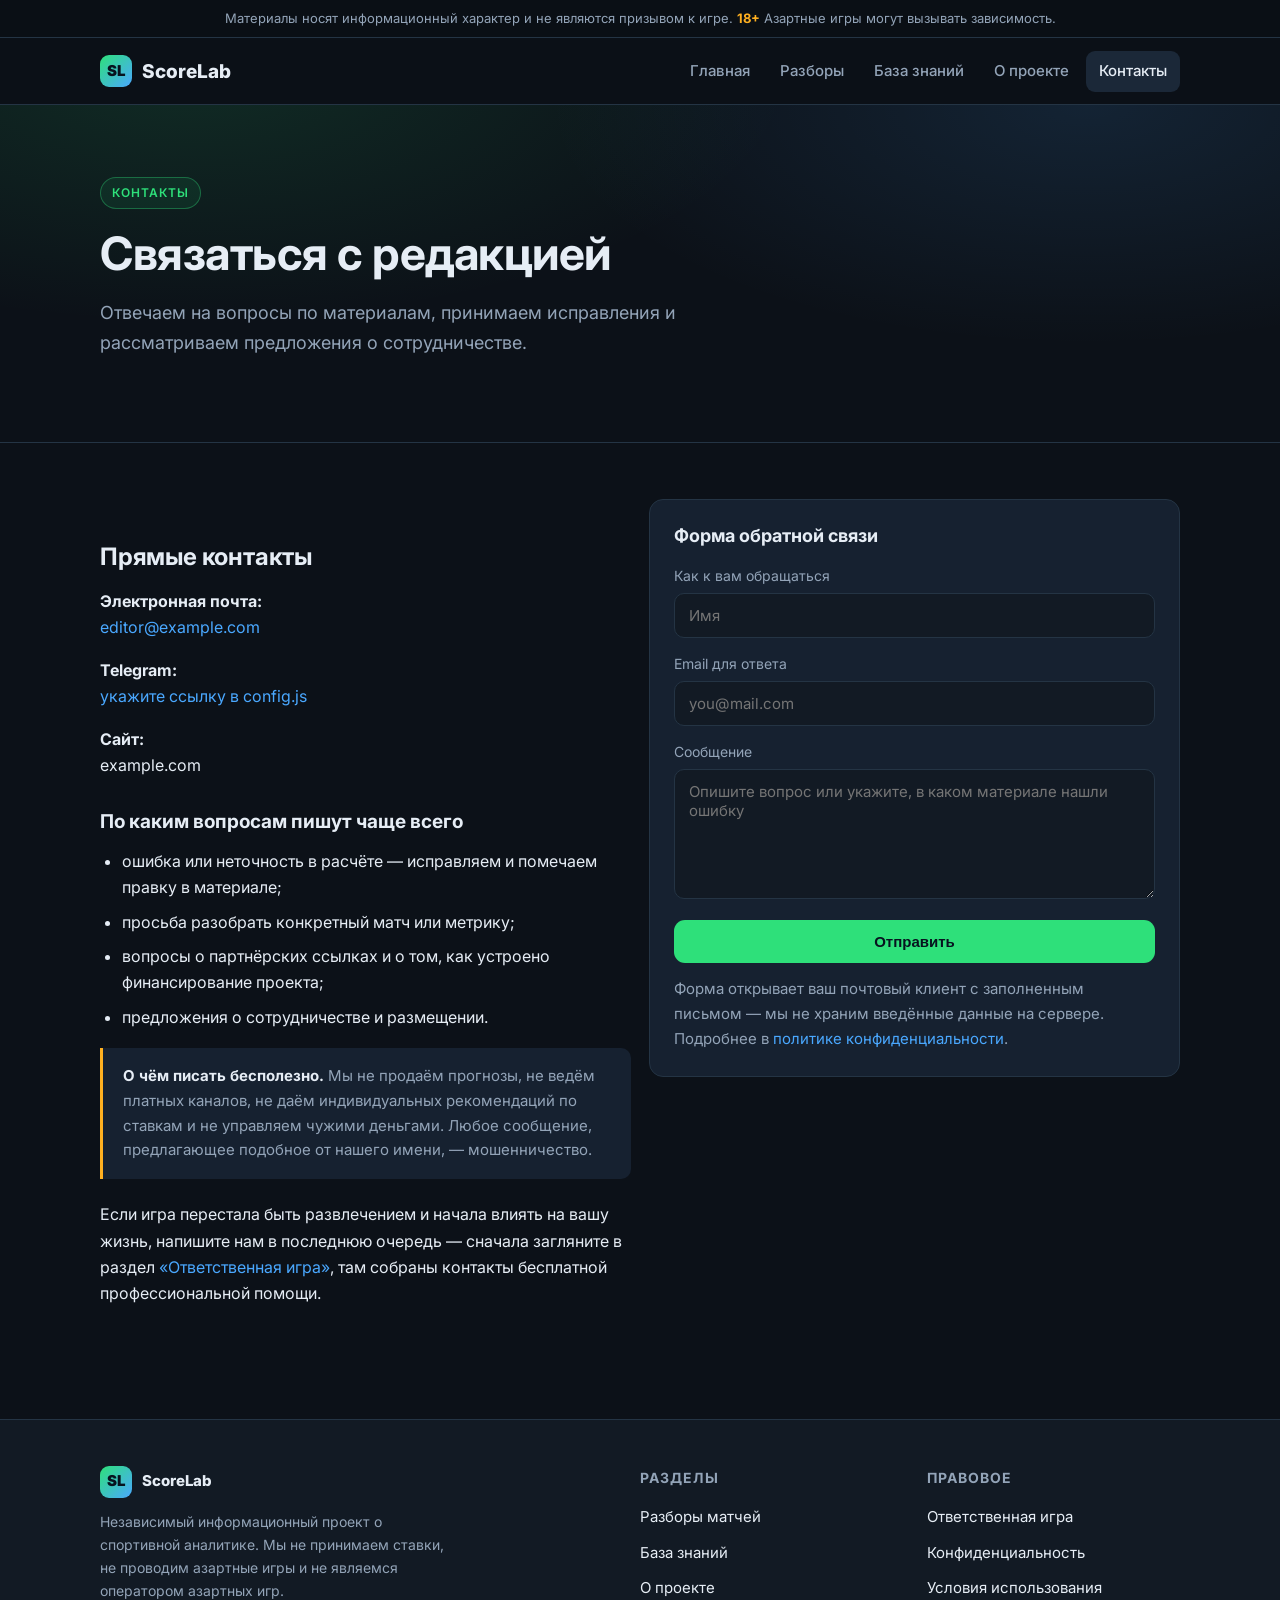
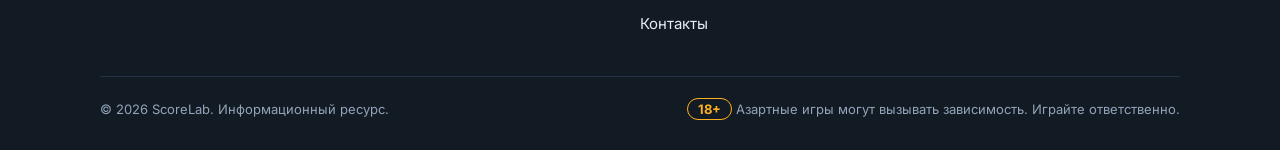
<file: contacts.html>
<!doctype html>
<html lang="ru">
<head>
<meta charset="utf-8">
<meta name="viewport" content="width=device-width,initial-scale=1">
<title>Контакты — связаться с редакцией ScoreLab</title>
<meta name="description" content="Как связаться с редакцией ScoreLab: почта, Telegram, форма обратной связи. Вопросы по материалам, исправления и предложения о сотрудничестве.">
<meta property="og:title" content="Контакты — связаться с редакцией ScoreLab">
<meta property="og:description" content="Как связаться с редакцией ScoreLab: почта, Telegram, форма обратной связи. Вопросы по материалам, исправления и предложения о сотрудничестве.">
<meta property="og:type" content="article">
<link rel="icon" href="data:image/svg+xml,<svg xmlns='http://www.w3.org/2000/svg' viewBox='0 0 100 100'><rect width='100' height='100' rx='22' fill='%232ee07a'/><text x='50' y='70' font-size='56' font-family='Arial' font-weight='bold' text-anchor='middle' fill='%2307131f'>S</text></svg>">
<link rel="preconnect" href="https://fonts.googleapis.com">
<link rel="preconnect" href="https://fonts.gstatic.com" crossorigin>
<link href="https://fonts.googleapis.com/css2?family=Inter:wght@400;500;600;700;800;900&display=swap" rel="stylesheet">
<link rel="stylesheet" href="assets/css/style.css">
</head>
<body>

<div class="agebar"><div class="wrap">Материалы носят информационный характер и не являются призывом к игре. <b>18+</b> Азартные игры могут вызывать зависимость.</div></div>

<header class="site-header"><div class="wrap header-inner">
  <a class="logo" href="index.html"><span class="logo-mark">SL</span><span data-sitename>ScoreLab</span></a>
  <button class="burger" aria-label="Открыть меню" aria-expanded="false">☰</button>
  <nav class="nav">
    <a href="index.html">Главная</a>
    <a href="prognozy.html">Разборы</a>
    <a href="analitika.html">База знаний</a>
    <a href="about.html">О проекте</a>
    <a href="contacts.html" class="active">Контакты</a>
  </nav>
</div></header>

<div class="hero"><div class="wrap">
  <span class="badge">Контакты</span>
  <h1>Связаться с редакцией</h1>
  <p class="lead">Отвечаем на вопросы по материалам, принимаем исправления и рассматриваем предложения о сотрудничестве.</p>
</div></div>

<section><div class="wrap">
  <div class="grid grid-2">
    <div>
      <div class="prose" style="max-width:none">
        <h2>Прямые контакты</h2>
        <p><b>Электронная почта:</b><br><a data-email href="mailto:editor@example.com">editor@example.com</a></p>
        <p><b>Telegram:</b><br><a data-telegram href="#">укажите ссылку в config.js</a></p>
        <p><b>Сайт:</b><br><span data-domain>example.com</span></p>

        <h3>По каким вопросам пишут чаще всего</h3>
        <ul>
          <li>ошибка или неточность в расчёте — исправляем и помечаем правку в материале;</li>
          <li>просьба разобрать конкретный матч или метрику;</li>
          <li>вопросы о партнёрских ссылках и о том, как устроено финансирование проекта;</li>
          <li>предложения о сотрудничестве и размещении.</li>
        </ul>

        <div class="callout warn"><b>О чём писать бесполезно.</b> Мы не продаём прогнозы, не ведём платных каналов, не даём индивидуальных рекомендаций по ставкам и не управляем чужими деньгами. Любое сообщение, предлагающее подобное от нашего имени, — мошенничество.</div>

        <p>Если игра перестала быть развлечением и начала влиять на вашу жизнь, напишите нам в последнюю очередь — сначала загляните в раздел <a href="responsible.html">«Ответственная игра»</a>, там собраны контакты бесплатной профессиональной помощи.</p>
      </div>
    </div>

    <div>
      <div class="card">
        <h3 style="margin-bottom:16px">Форма обратной связи</h3>
        <form class="form" data-contact-form>
          <div>
            <label for="name">Как к вам обращаться</label>
            <input type="text" id="name" name="name" required placeholder="Имя">
          </div>
          <div>
            <label for="email">Email для ответа</label>
            <input type="email" id="email" name="email" required placeholder="you@mail.com">
          </div>
          <div>
            <label for="message">Сообщение</label>
            <textarea id="message" name="message" required placeholder="Опишите вопрос или укажите, в каком материале нашли ошибку"></textarea>
          </div>
          <button class="btn" type="submit">Отправить</button>
          <p class="form-note">Форма открывает ваш почтовый клиент с заполненным письмом — мы не храним введённые данные на сервере. Подробнее в <a href="privacy.html">политике конфиденциальности</a>.</p>
        </form>
      </div>
    </div>
  </div>
</div></section>

<footer class="site-footer"><div class="wrap">
  <div class="footer-grid">
    <div class="footer-about">
      <a class="logo" href="index.html"><span class="logo-mark">SL</span><span data-sitename>ScoreLab</span></a>
      <p>Независимый информационный проект о спортивной аналитике. Мы не принимаем ставки, не проводим азартные игры и не являемся оператором азартных игр.</p>
    </div>
    <div>
      <h4>Разделы</h4>
      <ul>
        <li><a href="prognozy.html">Разборы матчей</a></li>
        <li><a href="analitika.html">База знаний</a></li>
        <li><a href="about.html">О проекте</a></li>
        <li><a href="contacts.html">Контакты</a></li>
      </ul>
    </div>
    <div>
      <h4>Правовое</h4>
      <ul>
        <li><a href="responsible.html">Ответственная игра</a></li>
        <li><a href="privacy.html">Конфиденциальность</a></li>
        <li><a href="terms.html">Условия использования</a></li>
      </ul>
    </div>
  </div>
  <div class="footer-bottom">
    <span>&copy; <span data-year>2026</span> <span data-sitename>ScoreLab</span>. Информационный ресурс.</span>
    <span><span class="age">18+</span> Азартные игры могут вызывать зависимость. Играйте ответственно.</span>
  </div>
</div></footer>

<script src="assets/js/config.js"></script>
<script src="assets/js/main.js"></script>
</body>
</html>
</file>
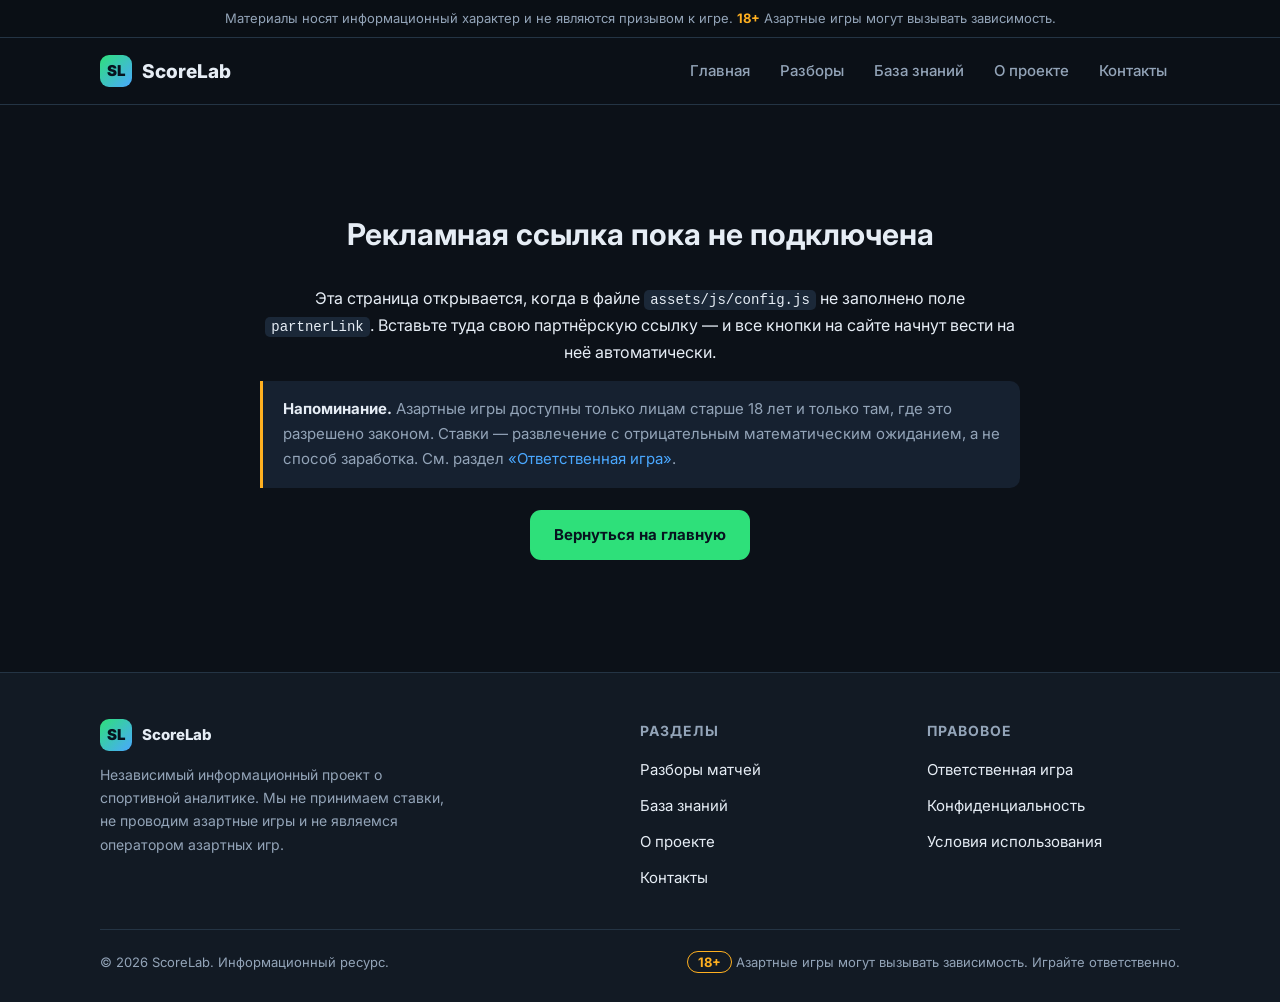
<file: go.html>
<!doctype html>
<html lang="ru">
<head>
<meta charset="utf-8">
<meta name="viewport" content="width=device-width,initial-scale=1">
<title>Переход — ссылка пока не настроена | ScoreLab</title>
<meta name="description" content="Страница перехода по рекламной ссылке.">
<meta property="og:title" content="Переход — ссылка пока не настроена | ScoreLab">
<meta property="og:description" content="Страница перехода по рекламной ссылке.">
<meta property="og:type" content="article">
<meta name="robots" content="noindex">
<link rel="icon" href="data:image/svg+xml,<svg xmlns='http://www.w3.org/2000/svg' viewBox='0 0 100 100'><rect width='100' height='100' rx='22' fill='%232ee07a'/><text x='50' y='70' font-size='56' font-family='Arial' font-weight='bold' text-anchor='middle' fill='%2307131f'>S</text></svg>">
<link rel="preconnect" href="https://fonts.googleapis.com">
<link rel="preconnect" href="https://fonts.gstatic.com" crossorigin>
<link href="https://fonts.googleapis.com/css2?family=Inter:wght@400;500;600;700;800;900&display=swap" rel="stylesheet">
<link rel="stylesheet" href="assets/css/style.css">
</head>
<body>

<div class="agebar"><div class="wrap">Материалы носят информационный характер и не являются призывом к игре. <b>18+</b> Азартные игры могут вызывать зависимость.</div></div>

<header class="site-header"><div class="wrap header-inner">
  <a class="logo" href="index.html"><span class="logo-mark">SL</span><span data-sitename>ScoreLab</span></a>
  <button class="burger" aria-label="Открыть меню" aria-expanded="false">☰</button>
  <nav class="nav">
    <a href="index.html">Главная</a>
    <a href="prognozy.html">Разборы</a>
    <a href="analitika.html">База знаний</a>
    <a href="about.html">О проекте</a>
    <a href="contacts.html">Контакты</a>
  </nav>
</div></header>

<section style="padding-top:80px"><div class="wrap">
  <div class="prose" style="margin:0 auto;text-align:center">
    <h1 style="font-size:30px">Рекламная ссылка пока не подключена</h1>
    <p>Эта страница открывается, когда в файле <code>assets/js/config.js</code> не заполнено поле <code>partnerLink</code>. Вставьте туда свою партнёрскую ссылку — и все кнопки на сайте начнут вести на неё автоматически.</p>
    <div class="callout warn" style="text-align:left"><b>Напоминание.</b> Азартные игры доступны только лицам старше 18 лет и только там, где это разрешено законом. Ставки — развлечение с отрицательным математическим ожиданием, а не способ заработка. См. раздел <a href="responsible.html">«Ответственная игра»</a>.</div>
    <p><a class="btn" href="index.html">Вернуться на главную</a></p>
  </div>
</div></section>

<footer class="site-footer"><div class="wrap">
  <div class="footer-grid">
    <div class="footer-about">
      <a class="logo" href="index.html"><span class="logo-mark">SL</span><span data-sitename>ScoreLab</span></a>
      <p>Независимый информационный проект о спортивной аналитике. Мы не принимаем ставки, не проводим азартные игры и не являемся оператором азартных игр.</p>
    </div>
    <div>
      <h4>Разделы</h4>
      <ul>
        <li><a href="prognozy.html">Разборы матчей</a></li>
        <li><a href="analitika.html">База знаний</a></li>
        <li><a href="about.html">О проекте</a></li>
        <li><a href="contacts.html">Контакты</a></li>
      </ul>
    </div>
    <div>
      <h4>Правовое</h4>
      <ul>
        <li><a href="responsible.html">Ответственная игра</a></li>
        <li><a href="privacy.html">Конфиденциальность</a></li>
        <li><a href="terms.html">Условия использования</a></li>
      </ul>
    </div>
  </div>
  <div class="footer-bottom">
    <span>&copy; <span data-year>2026</span> <span data-sitename>ScoreLab</span>. Информационный ресурс.</span>
    <span><span class="age">18+</span> Азартные игры могут вызывать зависимость. Играйте ответственно.</span>
  </div>
</div></footer>

<script src="assets/js/config.js"></script>
<script src="assets/js/main.js"></script>
</body>
</html>
</file>
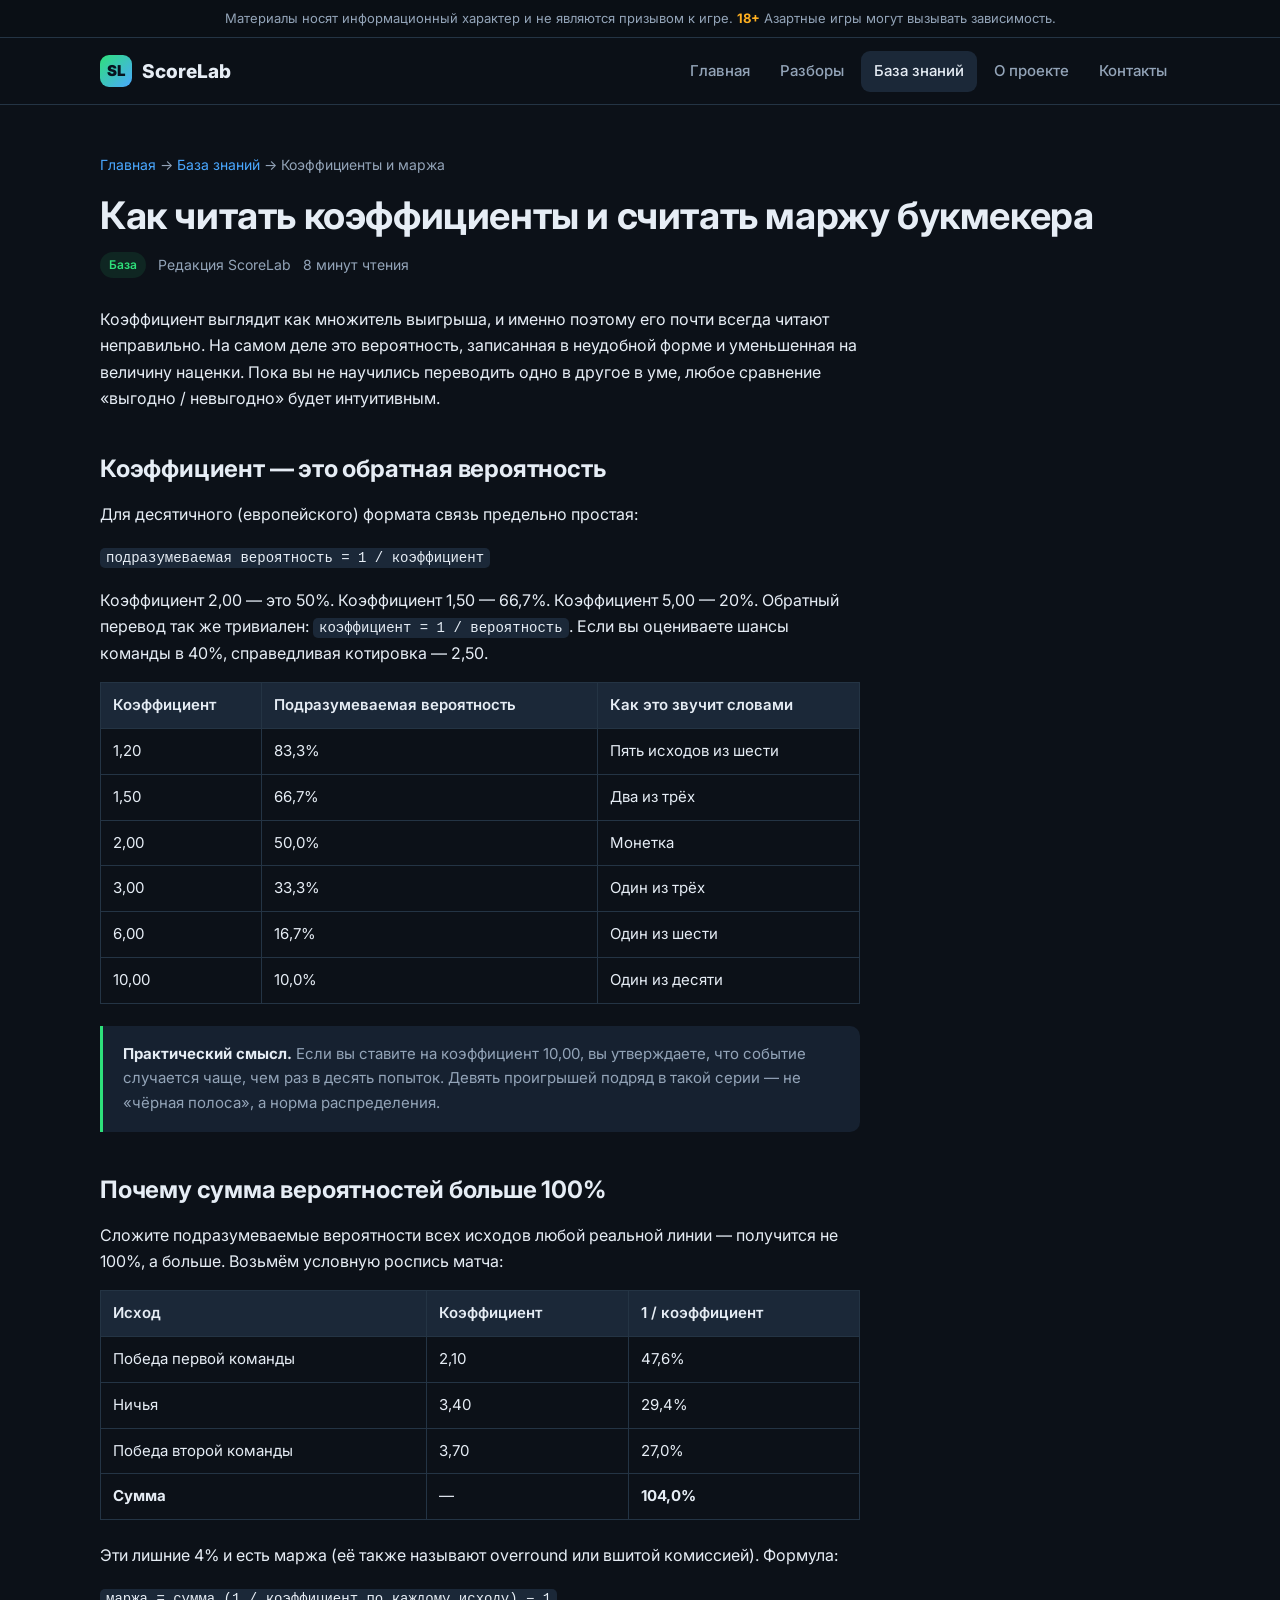
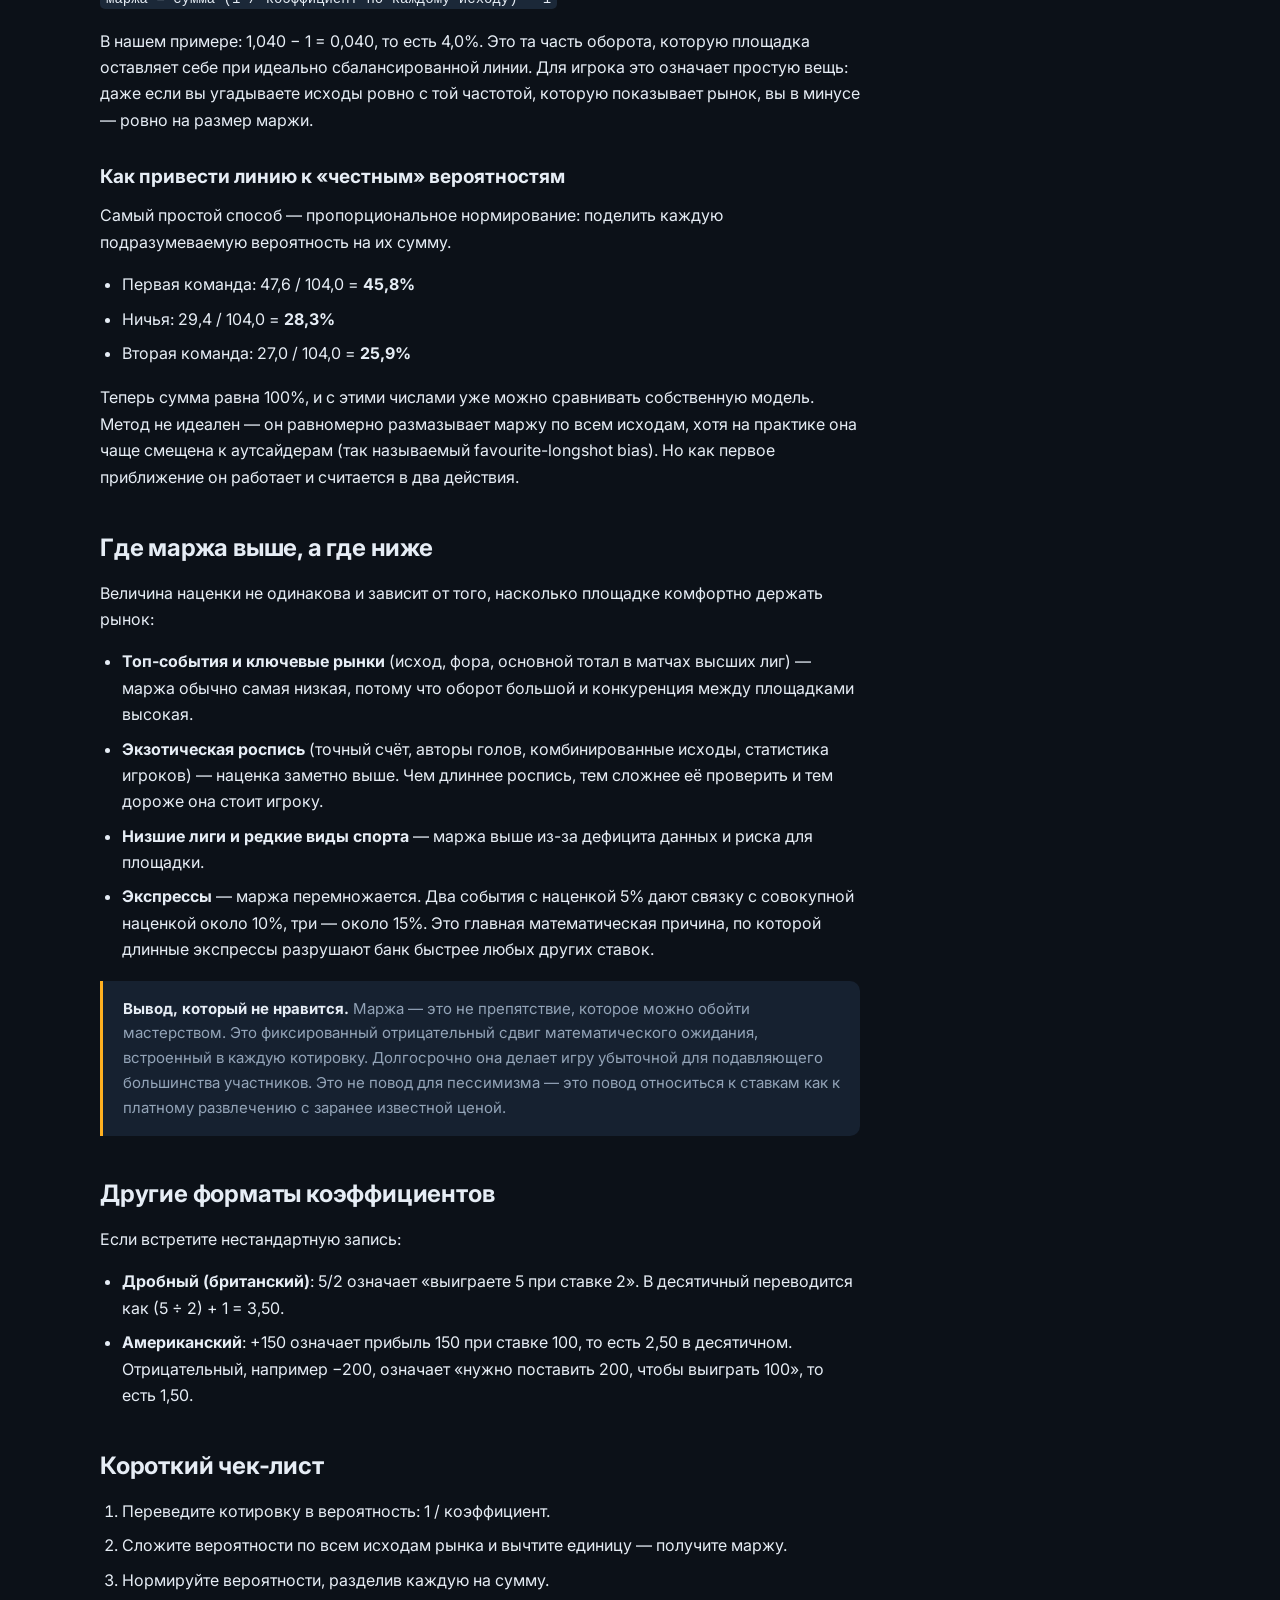
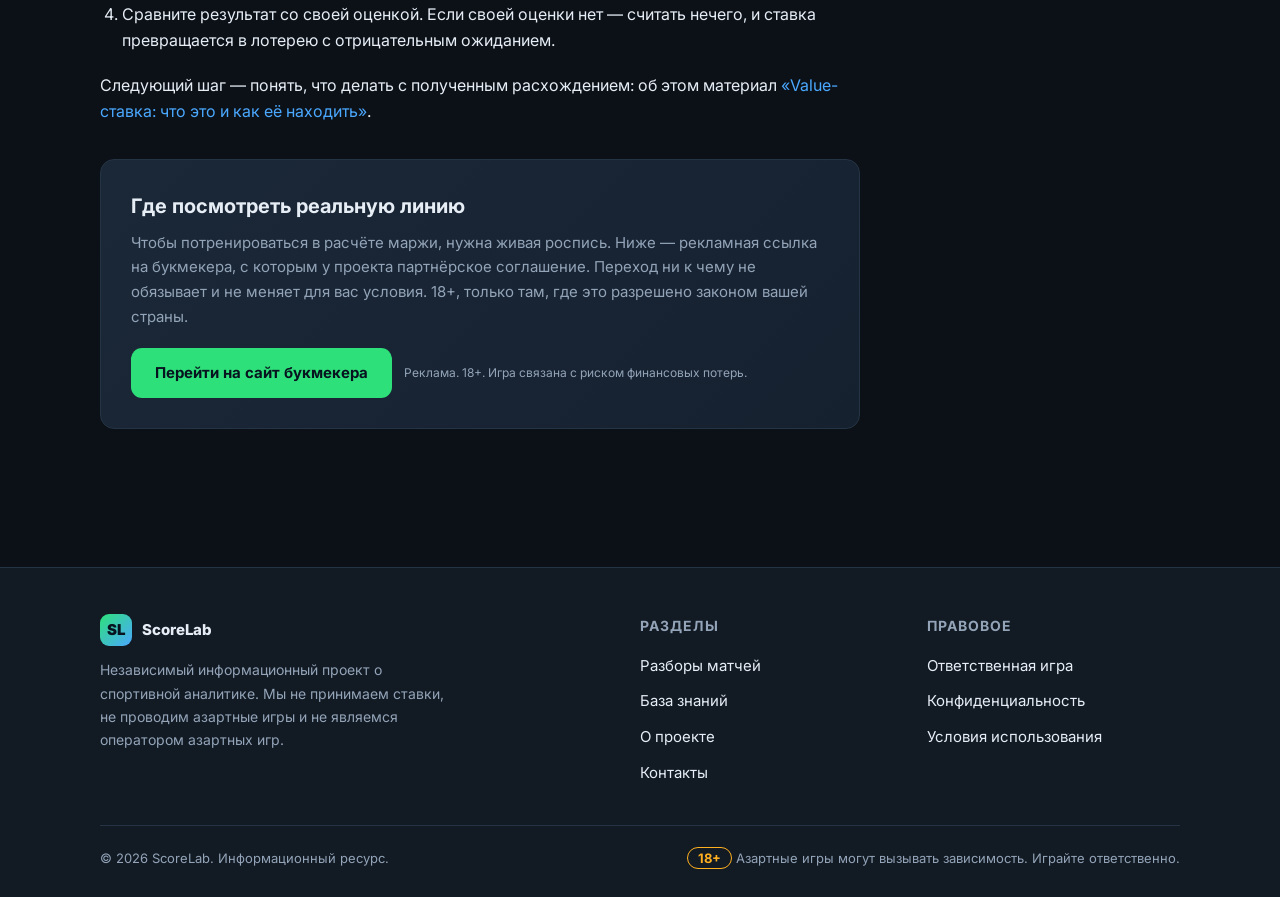
<file: koefficienty-marzha.html>
<!doctype html>
<html lang="ru">
<head>
<meta charset="utf-8">
<meta name="viewport" content="width=device-width,initial-scale=1">
<title>Как читать коэффициенты и считать маржу букмекера | ScoreLab</title>
<meta name="description" content="Перевод десятичного коэффициента в вероятность, расчёт маржи по линии 1X2 и тоталам, почему сумма вероятностей больше 100% и как это влияет на результат игрока.">
<meta property="og:title" content="Как читать коэффициенты и считать маржу букмекера | ScoreLab">
<meta property="og:description" content="Перевод десятичного коэффициента в вероятность, расчёт маржи по линии 1X2 и тоталам, почему сумма вероятностей больше 100% и как это влияет на результат игрока.">
<meta property="og:type" content="article">
<link rel="icon" href="data:image/svg+xml,<svg xmlns='http://www.w3.org/2000/svg' viewBox='0 0 100 100'><rect width='100' height='100' rx='22' fill='%232ee07a'/><text x='50' y='70' font-size='56' font-family='Arial' font-weight='bold' text-anchor='middle' fill='%2307131f'>S</text></svg>">
<link rel="preconnect" href="https://fonts.googleapis.com">
<link rel="preconnect" href="https://fonts.gstatic.com" crossorigin>
<link href="https://fonts.googleapis.com/css2?family=Inter:wght@400;500;600;700;800;900&display=swap" rel="stylesheet">
<link rel="stylesheet" href="assets/css/style.css">
</head>
<body>

<div class="agebar"><div class="wrap">Материалы носят информационный характер и не являются призывом к игре. <b>18+</b> Азартные игры могут вызывать зависимость.</div></div>

<header class="site-header"><div class="wrap header-inner">
  <a class="logo" href="index.html"><span class="logo-mark">SL</span><span data-sitename>ScoreLab</span></a>
  <button class="burger" aria-label="Открыть меню" aria-expanded="false">☰</button>
  <nav class="nav">
    <a href="index.html">Главная</a>
    <a href="prognozy.html">Разборы</a>
    <a href="analitika.html" class="active">База знаний</a>
    <a href="about.html">О проекте</a>
    <a href="contacts.html">Контакты</a>
  </nav>
</div></header>

<article class="article"><div class="wrap">
  <div class="breadcrumbs"><a href="index.html">Главная</a> → <a href="analitika.html">База знаний</a> → Коэффициенты и маржа</div>
  <div class="article-head">
    <h1>Как читать коэффициенты и считать маржу букмекера</h1>
    <div class="article-meta"><span class="tag">База</span><span>Редакция ScoreLab</span><span>8 минут чтения</span></div>
  </div>

  <div class="prose">
    <p>Коэффициент выглядит как множитель выигрыша, и именно поэтому его почти всегда читают неправильно. На самом деле это вероятность, записанная в неудобной форме и уменьшенная на величину наценки. Пока вы не научились переводить одно в другое в уме, любое сравнение «выгодно / невыгодно» будет интуитивным.</p>

    <h2>Коэффициент — это обратная вероятность</h2>
    <p>Для десятичного (европейского) формата связь предельно простая:</p>
    <p><code>подразумеваемая вероятность = 1 / коэффициент</code></p>
    <p>Коэффициент 2,00 — это 50%. Коэффициент 1,50 — 66,7%. Коэффициент 5,00 — 20%. Обратный перевод так же тривиален: <code>коэффициент = 1 / вероятность</code>. Если вы оцениваете шансы команды в 40%, справедливая котировка — 2,50.</p>

    <table>
      <tr><th>Коэффициент</th><th>Подразумеваемая вероятность</th><th>Как это звучит словами</th></tr>
      <tr><td>1,20</td><td>83,3%</td><td>Пять исходов из шести</td></tr>
      <tr><td>1,50</td><td>66,7%</td><td>Два из трёх</td></tr>
      <tr><td>2,00</td><td>50,0%</td><td>Монетка</td></tr>
      <tr><td>3,00</td><td>33,3%</td><td>Один из трёх</td></tr>
      <tr><td>6,00</td><td>16,7%</td><td>Один из шести</td></tr>
      <tr><td>10,00</td><td>10,0%</td><td>Один из десяти</td></tr>
    </table>

    <div class="callout"><b>Практический смысл.</b> Если вы ставите на коэффициент 10,00, вы утверждаете, что событие случается чаще, чем раз в десять попыток. Девять проигрышей подряд в такой серии — не «чёрная полоса», а норма распределения.</div>

    <h2>Почему сумма вероятностей больше 100%</h2>
    <p>Сложите подразумеваемые вероятности всех исходов любой реальной линии — получится не 100%, а больше. Возьмём условную роспись матча:</p>

    <table>
      <tr><th>Исход</th><th>Коэффициент</th><th>1 / коэффициент</th></tr>
      <tr><td>Победа первой команды</td><td>2,10</td><td>47,6%</td></tr>
      <tr><td>Ничья</td><td>3,40</td><td>29,4%</td></tr>
      <tr><td>Победа второй команды</td><td>3,70</td><td>27,0%</td></tr>
      <tr><td><b>Сумма</b></td><td>—</td><td><b>104,0%</b></td></tr>
    </table>

    <p>Эти лишние 4% и есть маржа (её также называют overround или вшитой комиссией). Формула:</p>
    <p><code>маржа = сумма (1 / коэффициент по каждому исходу) − 1</code></p>
    <p>В нашем примере: 1,040 − 1 = 0,040, то есть 4,0%. Это та часть оборота, которую площадка оставляет себе при идеально сбалансированной линии. Для игрока это означает простую вещь: даже если вы угадываете исходы ровно с той частотой, которую показывает рынок, вы в минусе — ровно на размер маржи.</p>

    <h3>Как привести линию к «честным» вероятностям</h3>
    <p>Самый простой способ — пропорциональное нормирование: поделить каждую подразумеваемую вероятность на их сумму.</p>
    <ul>
      <li>Первая команда: 47,6 / 104,0 = <b>45,8%</b></li>
      <li>Ничья: 29,4 / 104,0 = <b>28,3%</b></li>
      <li>Вторая команда: 27,0 / 104,0 = <b>25,9%</b></li>
    </ul>
    <p>Теперь сумма равна 100%, и с этими числами уже можно сравнивать собственную модель. Метод не идеален — он равномерно размазывает маржу по всем исходам, хотя на практике она чаще смещена к аутсайдерам (так называемый favourite-longshot bias). Но как первое приближение он работает и считается в два действия.</p>

    <h2>Где маржа выше, а где ниже</h2>
    <p>Величина наценки не одинакова и зависит от того, насколько площадке комфортно держать рынок:</p>
    <ul>
      <li><b>Топ-события и ключевые рынки</b> (исход, фора, основной тотал в матчах высших лиг) — маржа обычно самая низкая, потому что оборот большой и конкуренция между площадками высокая.</li>
      <li><b>Экзотическая роспись</b> (точный счёт, авторы голов, комбинированные исходы, статистика игроков) — наценка заметно выше. Чем длиннее роспись, тем сложнее её проверить и тем дороже она стоит игроку.</li>
      <li><b>Низшие лиги и редкие виды спорта</b> — маржа выше из-за дефицита данных и риска для площадки.</li>
      <li><b>Экспрессы</b> — маржа перемножается. Два события с наценкой 5% дают связку с совокупной наценкой около 10%, три — около 15%. Это главная математическая причина, по которой длинные экспрессы разрушают банк быстрее любых других ставок.</li>
    </ul>

    <div class="callout warn"><b>Вывод, который не нравится.</b> Маржа — это не препятствие, которое можно обойти мастерством. Это фиксированный отрицательный сдвиг математического ожидания, встроенный в каждую котировку. Долгосрочно она делает игру убыточной для подавляющего большинства участников. Это не повод для пессимизма — это повод относиться к ставкам как к платному развлечению с заранее известной ценой.</div>

    <h2>Другие форматы коэффициентов</h2>
    <p>Если встретите нестандартную запись:</p>
    <ul>
      <li><b>Дробный (британский)</b>: 5/2 означает «выиграете 5 при ставке 2». В десятичный переводится как (5 ÷ 2) + 1 = 3,50.</li>
      <li><b>Американский</b>: +150 означает прибыль 150 при ставке 100, то есть 2,50 в десятичном. Отрицательный, например −200, означает «нужно поставить 200, чтобы выиграть 100», то есть 1,50.</li>
    </ul>

    <h2>Короткий чек-лист</h2>
    <ol>
      <li>Переведите котировку в вероятность: 1 / коэффициент.</li>
      <li>Сложите вероятности по всем исходам рынка и вычтите единицу — получите маржу.</li>
      <li>Нормируйте вероятности, разделив каждую на сумму.</li>
      <li>Сравните результат со своей оценкой. Если своей оценки нет — считать нечего, и ставка превращается в лотерею с отрицательным ожиданием.</li>
    </ol>
    <p>Следующий шаг — понять, что делать с полученным расхождением: об этом материал <a href="value-stavki.html">«Value-ставка: что это и как её находить»</a>.</p>

    <div class="cta-block">
      <h3>Где посмотреть реальную линию</h3>
      <p>Чтобы потренироваться в расчёте маржи, нужна живая роспись. Ниже — рекламная ссылка на букмекера, с которым у проекта партнёрское соглашение. Переход ни к чему не обязывает и не меняет для вас условия. 18+, только там, где это разрешено законом вашей страны.</p>
      <div class="btn-row">
        <a class="btn" data-ref rel="nofollow sponsored noopener">Перейти на сайт букмекера</a>
        <span class="ad-note"></span>
      </div>
    </div>
  </div>
</div></article>

<footer class="site-footer"><div class="wrap">
  <div class="footer-grid">
    <div class="footer-about">
      <a class="logo" href="index.html"><span class="logo-mark">SL</span><span data-sitename>ScoreLab</span></a>
      <p>Независимый информационный проект о спортивной аналитике. Мы не принимаем ставки, не проводим азартные игры и не являемся оператором азартных игр.</p>
    </div>
    <div>
      <h4>Разделы</h4>
      <ul>
        <li><a href="prognozy.html">Разборы матчей</a></li>
        <li><a href="analitika.html">База знаний</a></li>
        <li><a href="about.html">О проекте</a></li>
        <li><a href="contacts.html">Контакты</a></li>
      </ul>
    </div>
    <div>
      <h4>Правовое</h4>
      <ul>
        <li><a href="responsible.html">Ответственная игра</a></li>
        <li><a href="privacy.html">Конфиденциальность</a></li>
        <li><a href="terms.html">Условия использования</a></li>
      </ul>
    </div>
  </div>
  <div class="footer-bottom">
    <span>&copy; <span data-year>2026</span> <span data-sitename>ScoreLab</span>. Информационный ресурс.</span>
    <span><span class="age">18+</span> Азартные игры могут вызывать зависимость. Играйте ответственно.</span>
  </div>
</div></footer>

<script src="assets/js/config.js"></script>
<script src="assets/js/main.js"></script>
</body>
</html>
</file>
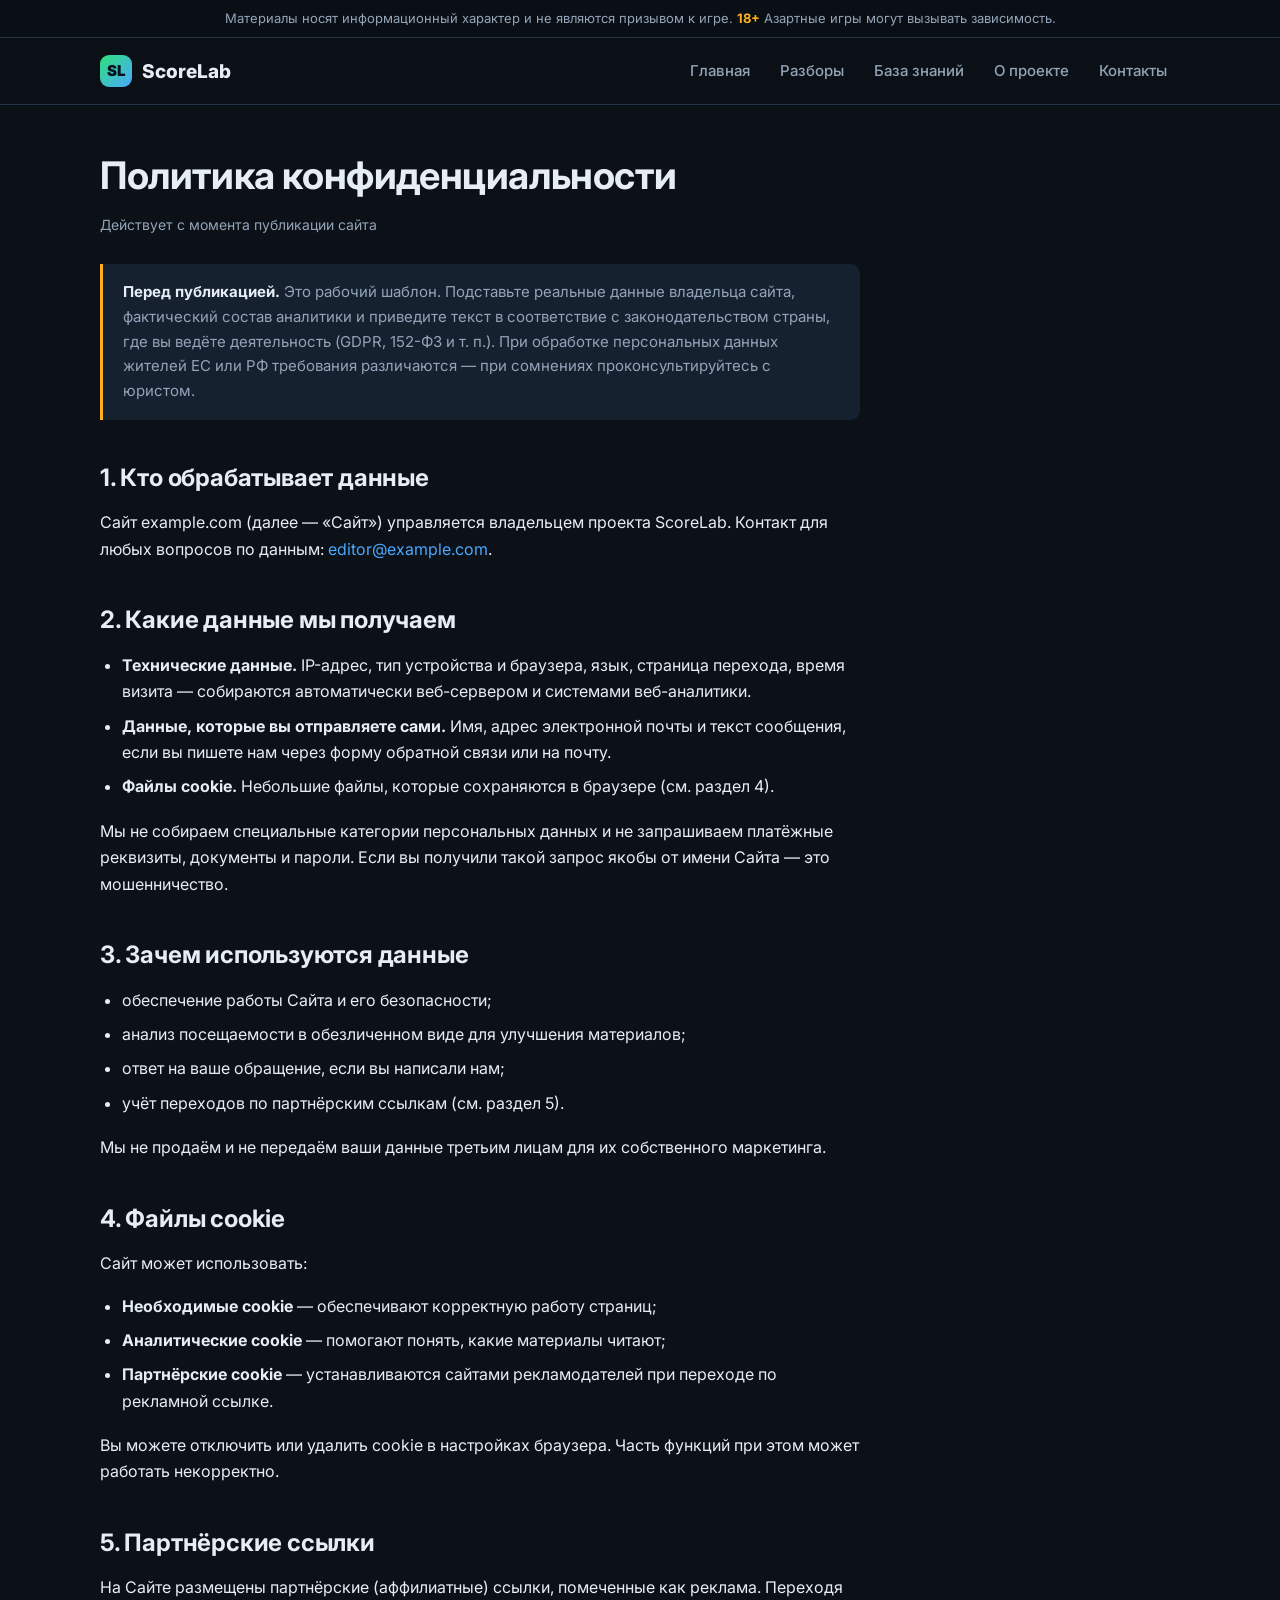
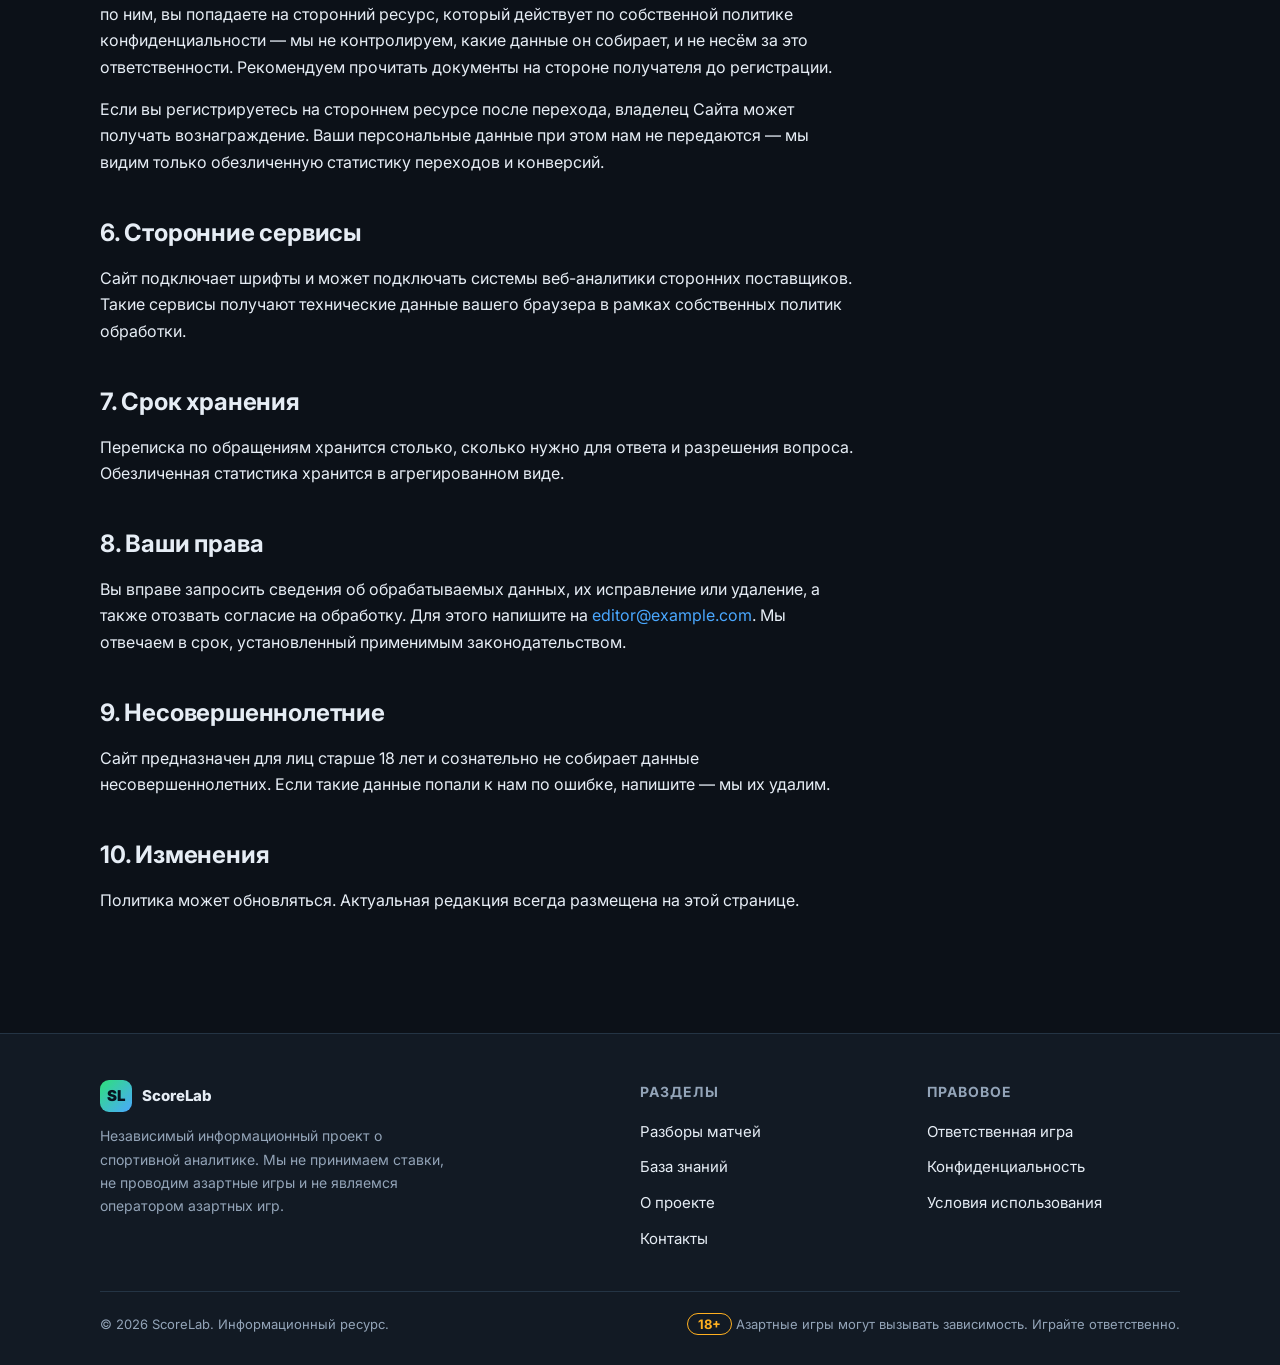
<file: privacy.html>
<!doctype html>
<html lang="ru">
<head>
<meta charset="utf-8">
<meta name="viewport" content="width=device-width,initial-scale=1">
<title>Политика конфиденциальности | ScoreLab</title>
<meta name="description" content="Какие данные собирает сайт, зачем используются файлы cookie, как работают партнёрские ссылки и как запросить удаление данных.">
<meta property="og:title" content="Политика конфиденциальности | ScoreLab">
<meta property="og:description" content="Какие данные собирает сайт, зачем используются файлы cookie, как работают партнёрские ссылки и как запросить удаление данных.">
<meta property="og:type" content="article">
<link rel="icon" href="data:image/svg+xml,<svg xmlns='http://www.w3.org/2000/svg' viewBox='0 0 100 100'><rect width='100' height='100' rx='22' fill='%232ee07a'/><text x='50' y='70' font-size='56' font-family='Arial' font-weight='bold' text-anchor='middle' fill='%2307131f'>S</text></svg>">
<link rel="preconnect" href="https://fonts.googleapis.com">
<link rel="preconnect" href="https://fonts.gstatic.com" crossorigin>
<link href="https://fonts.googleapis.com/css2?family=Inter:wght@400;500;600;700;800;900&display=swap" rel="stylesheet">
<link rel="stylesheet" href="assets/css/style.css">
</head>
<body>

<div class="agebar"><div class="wrap">Материалы носят информационный характер и не являются призывом к игре. <b>18+</b> Азартные игры могут вызывать зависимость.</div></div>

<header class="site-header"><div class="wrap header-inner">
  <a class="logo" href="index.html"><span class="logo-mark">SL</span><span data-sitename>ScoreLab</span></a>
  <button class="burger" aria-label="Открыть меню" aria-expanded="false">☰</button>
  <nav class="nav">
    <a href="index.html">Главная</a>
    <a href="prognozy.html">Разборы</a>
    <a href="analitika.html">База знаний</a>
    <a href="about.html">О проекте</a>
    <a href="contacts.html">Контакты</a>
  </nav>
</div></header>

<article class="article"><div class="wrap">
  <div class="article-head">
    <h1>Политика конфиденциальности</h1>
    <div class="article-meta"><span>Действует с момента публикации сайта</span></div>
  </div>
  <div class="prose">
    <div class="callout warn"><b>Перед публикацией.</b> Это рабочий шаблон. Подставьте реальные данные владельца сайта, фактический состав аналитики и приведите текст в соответствие с законодательством страны, где вы ведёте деятельность (GDPR, 152-ФЗ и т. п.). При обработке персональных данных жителей ЕС или РФ требования различаются — при сомнениях проконсультируйтесь с юристом.</div>

    <h2>1. Кто обрабатывает данные</h2>
    <p>Сайт <span data-domain>example.com</span> (далее — «Сайт») управляется владельцем проекта <span data-sitename>ScoreLab</span>. Контакт для любых вопросов по данным: <a data-email href="mailto:editor@example.com">editor@example.com</a>.</p>

    <h2>2. Какие данные мы получаем</h2>
    <ul>
      <li><b>Технические данные.</b> IP-адрес, тип устройства и браузера, язык, страница перехода, время визита — собираются автоматически веб-сервером и системами веб-аналитики.</li>
      <li><b>Данные, которые вы отправляете сами.</b> Имя, адрес электронной почты и текст сообщения, если вы пишете нам через форму обратной связи или на почту.</li>
      <li><b>Файлы cookie.</b> Небольшие файлы, которые сохраняются в браузере (см. раздел 4).</li>
    </ul>
    <p>Мы не собираем специальные категории персональных данных и не запрашиваем платёжные реквизиты, документы и пароли. Если вы получили такой запрос якобы от имени Сайта — это мошенничество.</p>

    <h2>3. Зачем используются данные</h2>
    <ul>
      <li>обеспечение работы Сайта и его безопасности;</li>
      <li>анализ посещаемости в обезличенном виде для улучшения материалов;</li>
      <li>ответ на ваше обращение, если вы написали нам;</li>
      <li>учёт переходов по партнёрским ссылкам (см. раздел 5).</li>
    </ul>
    <p>Мы не продаём и не передаём ваши данные третьим лицам для их собственного маркетинга.</p>

    <h2>4. Файлы cookie</h2>
    <p>Сайт может использовать:</p>
    <ul>
      <li><b>Необходимые cookie</b> — обеспечивают корректную работу страниц;</li>
      <li><b>Аналитические cookie</b> — помогают понять, какие материалы читают;</li>
      <li><b>Партнёрские cookie</b> — устанавливаются сайтами рекламодателей при переходе по рекламной ссылке.</li>
    </ul>
    <p>Вы можете отключить или удалить cookie в настройках браузера. Часть функций при этом может работать некорректно.</p>

    <h2>5. Партнёрские ссылки</h2>
    <p>На Сайте размещены партнёрские (аффилиатные) ссылки, помеченные как реклама. Переходя по ним, вы попадаете на сторонний ресурс, который действует по собственной политике конфиденциальности — мы не контролируем, какие данные он собирает, и не несём за это ответственности. Рекомендуем прочитать документы на стороне получателя до регистрации.</p>
    <p>Если вы регистрируетесь на стороннем ресурсе после перехода, владелец Сайта может получать вознаграждение. Ваши персональные данные при этом нам не передаются — мы видим только обезличенную статистику переходов и конверсий.</p>

    <h2>6. Сторонние сервисы</h2>
    <p>Сайт подключает шрифты и может подключать системы веб-аналитики сторонних поставщиков. Такие сервисы получают технические данные вашего браузера в рамках собственных политик обработки.</p>

    <h2>7. Срок хранения</h2>
    <p>Переписка по обращениям хранится столько, сколько нужно для ответа и разрешения вопроса. Обезличенная статистика хранится в агрегированном виде.</p>

    <h2>8. Ваши права</h2>
    <p>Вы вправе запросить сведения об обрабатываемых данных, их исправление или удаление, а также отозвать согласие на обработку. Для этого напишите на <a data-email href="mailto:editor@example.com">editor@example.com</a>. Мы отвечаем в срок, установленный применимым законодательством.</p>

    <h2>9. Несовершеннолетние</h2>
    <p>Сайт предназначен для лиц старше 18 лет и сознательно не собирает данные несовершеннолетних. Если такие данные попали к нам по ошибке, напишите — мы их удалим.</p>

    <h2>10. Изменения</h2>
    <p>Политика может обновляться. Актуальная редакция всегда размещена на этой странице.</p>
  </div>
</div></article>

<footer class="site-footer"><div class="wrap">
  <div class="footer-grid">
    <div class="footer-about">
      <a class="logo" href="index.html"><span class="logo-mark">SL</span><span data-sitename>ScoreLab</span></a>
      <p>Независимый информационный проект о спортивной аналитике. Мы не принимаем ставки, не проводим азартные игры и не являемся оператором азартных игр.</p>
    </div>
    <div>
      <h4>Разделы</h4>
      <ul>
        <li><a href="prognozy.html">Разборы матчей</a></li>
        <li><a href="analitika.html">База знаний</a></li>
        <li><a href="about.html">О проекте</a></li>
        <li><a href="contacts.html">Контакты</a></li>
      </ul>
    </div>
    <div>
      <h4>Правовое</h4>
      <ul>
        <li><a href="responsible.html">Ответственная игра</a></li>
        <li><a href="privacy.html">Конфиденциальность</a></li>
        <li><a href="terms.html">Условия использования</a></li>
      </ul>
    </div>
  </div>
  <div class="footer-bottom">
    <span>&copy; <span data-year>2026</span> <span data-sitename>ScoreLab</span>. Информационный ресурс.</span>
    <span><span class="age">18+</span> Азартные игры могут вызывать зависимость. Играйте ответственно.</span>
  </div>
</div></footer>

<script src="assets/js/config.js"></script>
<script src="assets/js/main.js"></script>
</body>
</html>
</file>
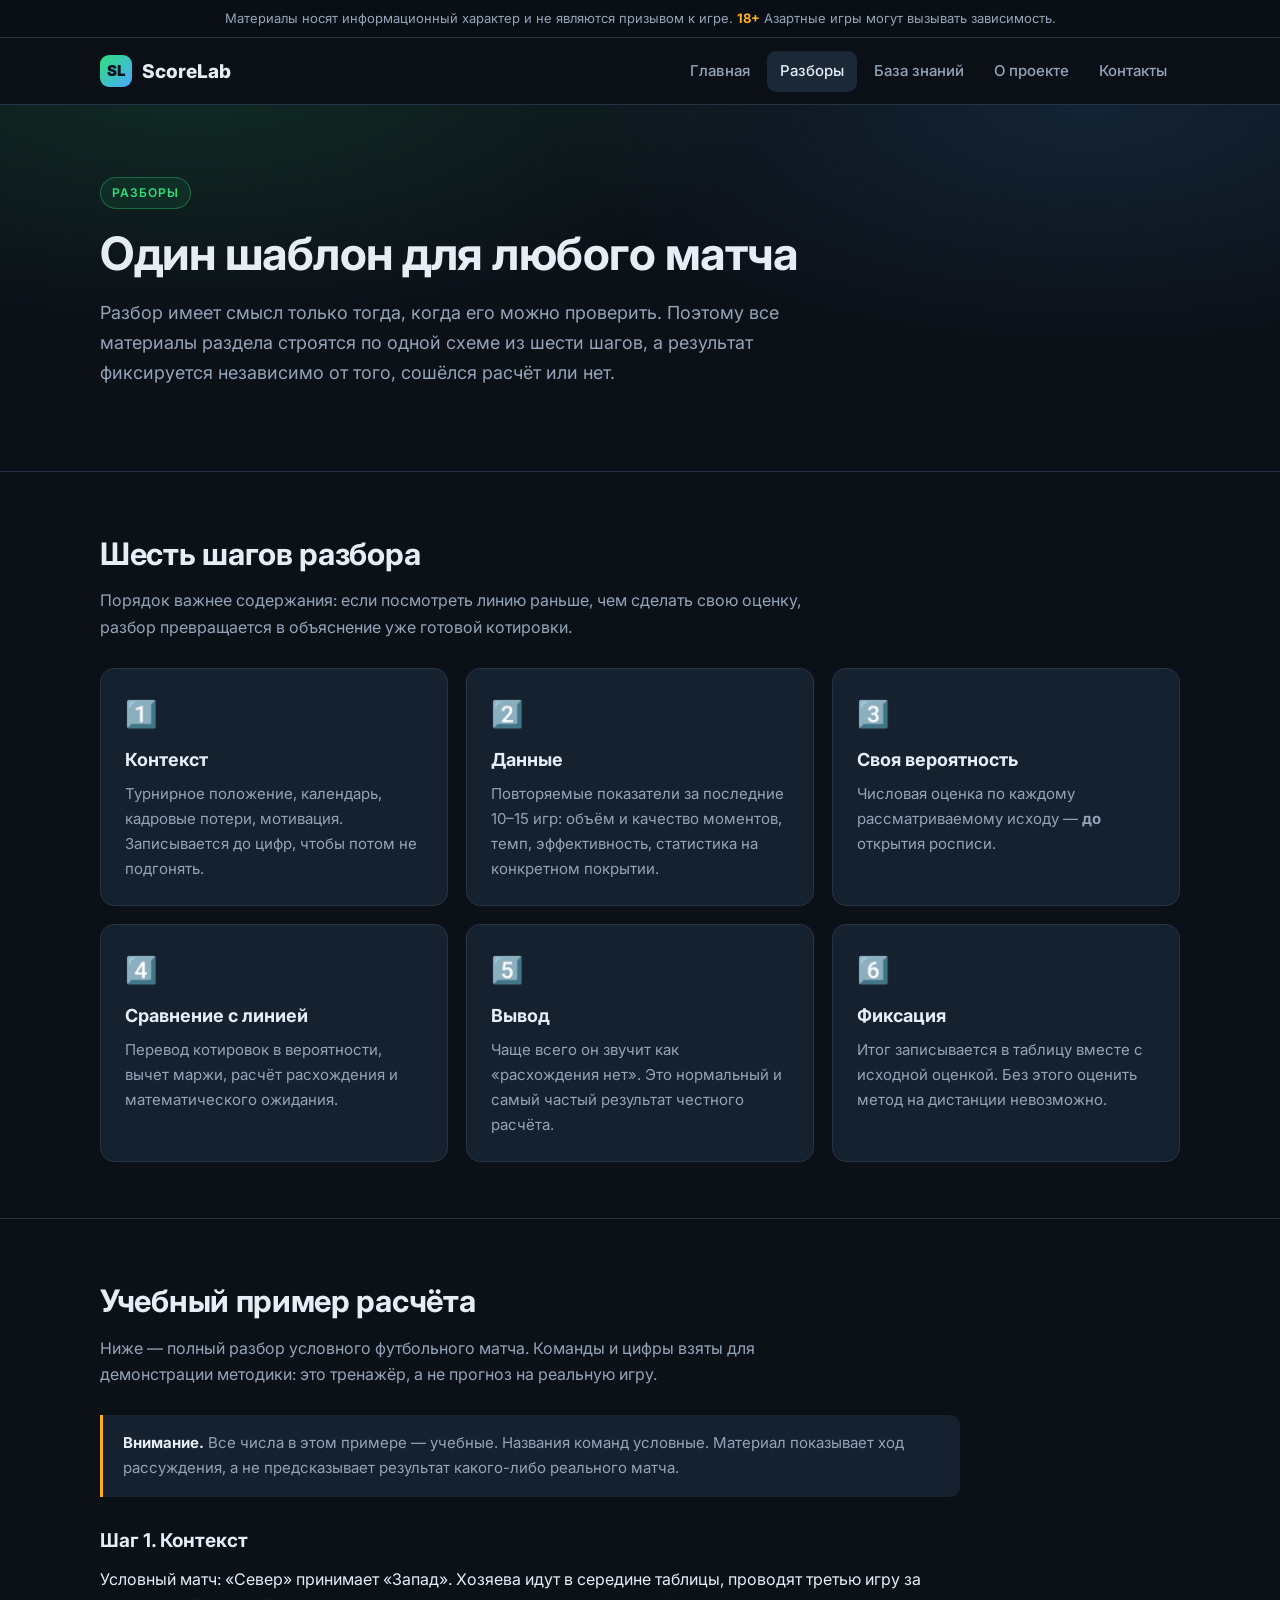
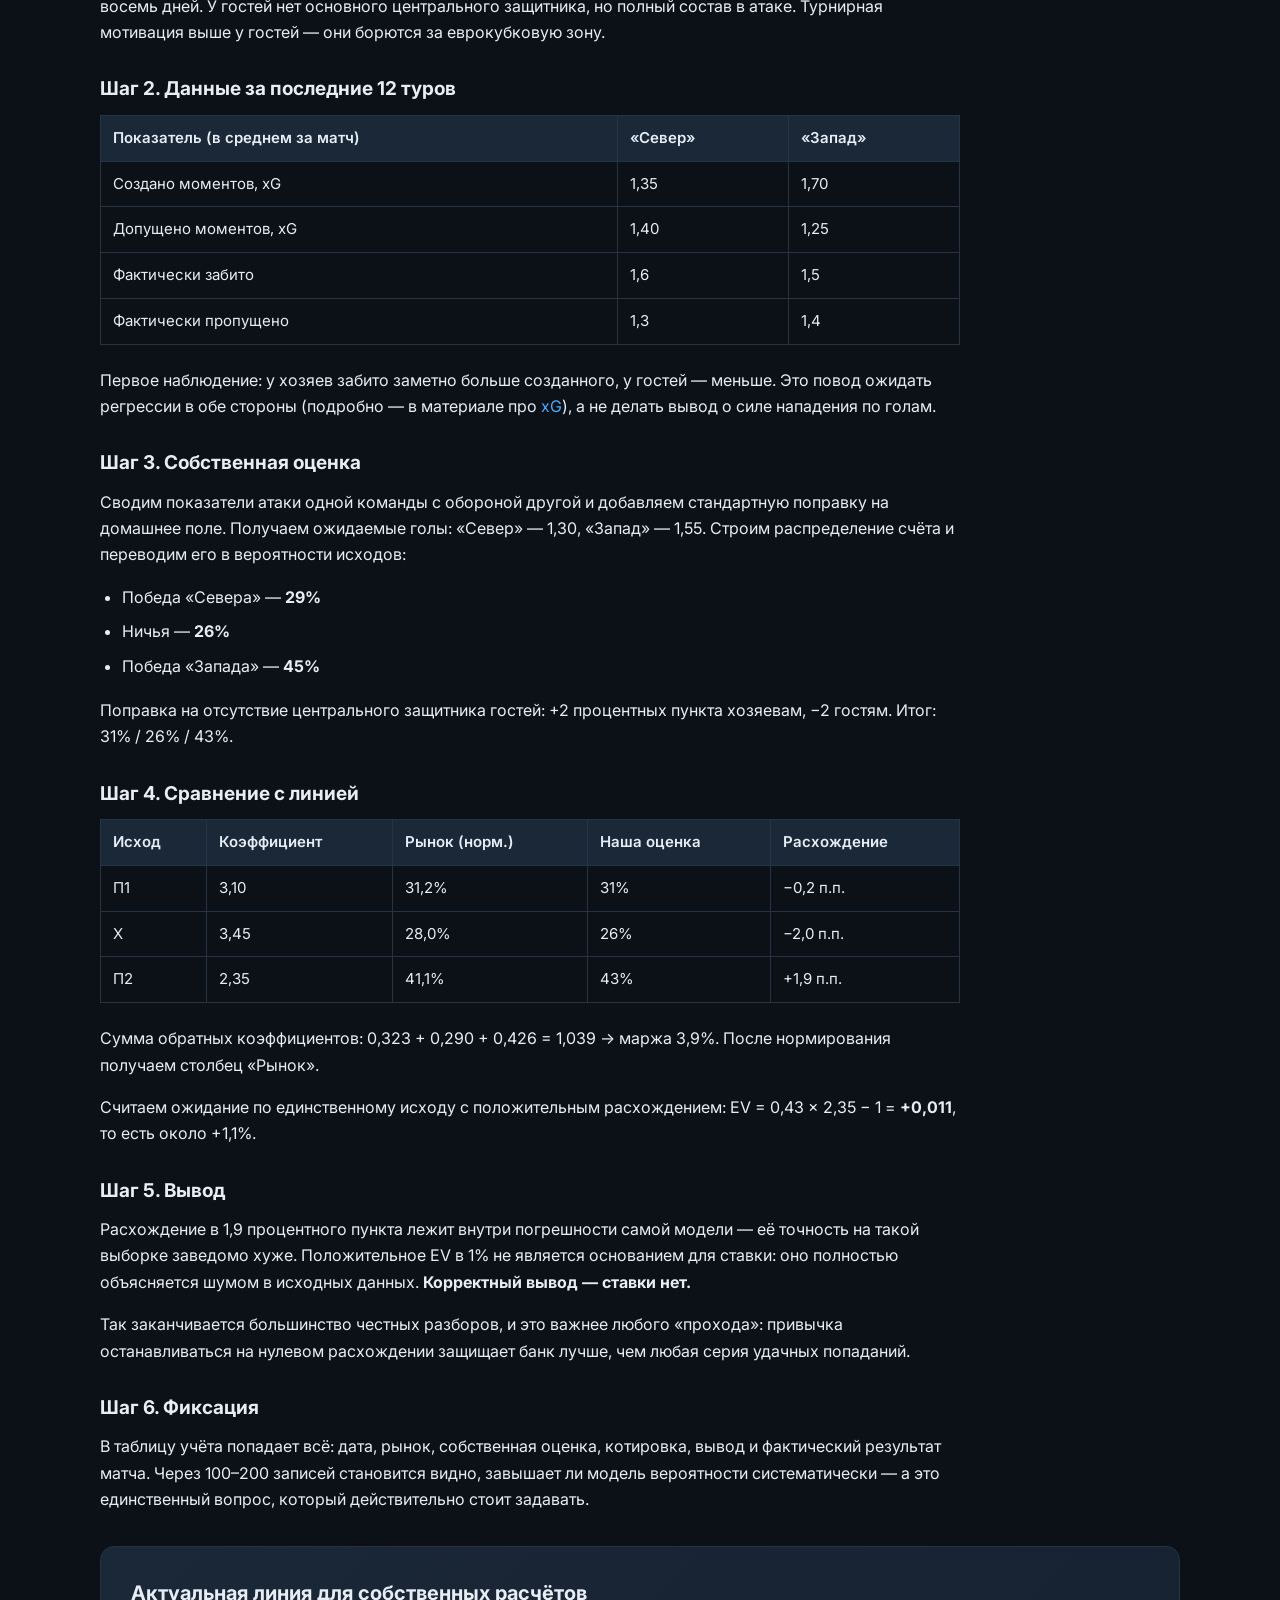
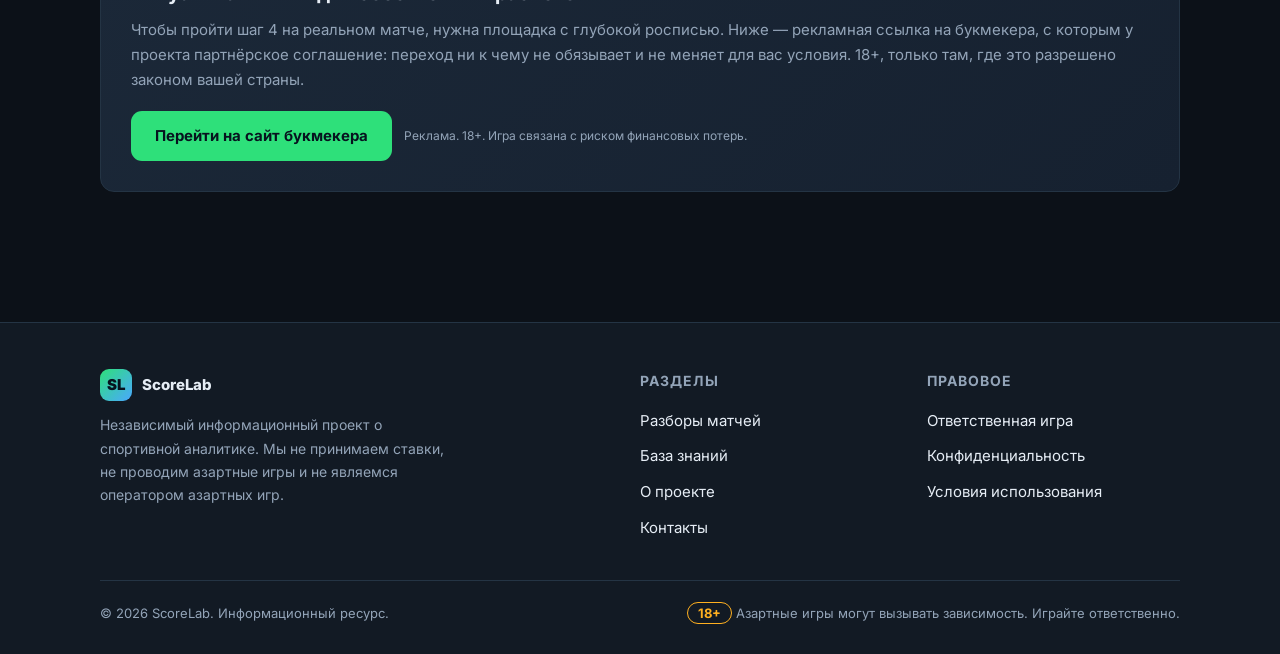
<file: prognozy.html>
<!doctype html>
<html lang="ru">
<head>
<meta charset="utf-8">
<meta name="viewport" content="width=device-width,initial-scale=1">
<title>Разборы матчей — методика и шаблон расчёта | ScoreLab</title>
<meta name="description" content="Как устроен разбор матча в ScoreLab: контекст, данные, собственная оценка вероятности, сравнение с линией и фиксация результата. Полный учебный пример расчёта.">
<meta property="og:title" content="Разборы матчей — методика и шаблон расчёта | ScoreLab">
<meta property="og:description" content="Как устроен разбор матча в ScoreLab: контекст, данные, собственная оценка вероятности, сравнение с линией и фиксация результата. Полный учебный пример расчёта.">
<meta property="og:type" content="article">
<link rel="icon" href="data:image/svg+xml,<svg xmlns='http://www.w3.org/2000/svg' viewBox='0 0 100 100'><rect width='100' height='100' rx='22' fill='%232ee07a'/><text x='50' y='70' font-size='56' font-family='Arial' font-weight='bold' text-anchor='middle' fill='%2307131f'>S</text></svg>">
<link rel="preconnect" href="https://fonts.googleapis.com">
<link rel="preconnect" href="https://fonts.gstatic.com" crossorigin>
<link href="https://fonts.googleapis.com/css2?family=Inter:wght@400;500;600;700;800;900&display=swap" rel="stylesheet">
<link rel="stylesheet" href="assets/css/style.css">
</head>
<body>

<div class="agebar"><div class="wrap">Материалы носят информационный характер и не являются призывом к игре. <b>18+</b> Азартные игры могут вызывать зависимость.</div></div>

<header class="site-header"><div class="wrap header-inner">
  <a class="logo" href="index.html"><span class="logo-mark">SL</span><span data-sitename>ScoreLab</span></a>
  <button class="burger" aria-label="Открыть меню" aria-expanded="false">☰</button>
  <nav class="nav">
    <a href="index.html">Главная</a>
    <a href="prognozy.html" class="active">Разборы</a>
    <a href="analitika.html">База знаний</a>
    <a href="about.html">О проекте</a>
    <a href="contacts.html">Контакты</a>
  </nav>
</div></header>

<div class="hero"><div class="wrap">
  <span class="badge">Разборы</span>
  <h1>Один шаблон для любого матча</h1>
  <p class="lead">Разбор имеет смысл только тогда, когда его можно проверить. Поэтому все материалы раздела строятся по одной схеме из шести шагов, а результат фиксируется независимо от того, сошёлся расчёт или нет.</p>
</div></div>

<section><div class="wrap">
  <div class="section-head">
    <h2>Шесть шагов разбора</h2>
    <p>Порядок важнее содержания: если посмотреть линию раньше, чем сделать свою оценку, разбор превращается в объяснение уже готовой котировки.</p>
  </div>
  <div class="grid grid-3">
    <div class="card"><div class="card-icon">1️⃣</div><h3>Контекст</h3><p>Турнирное положение, календарь, кадровые потери, мотивация. Записывается до цифр, чтобы потом не подгонять.</p></div>
    <div class="card"><div class="card-icon">2️⃣</div><h3>Данные</h3><p>Повторяемые показатели за последние 10–15 игр: объём и качество моментов, темп, эффективность, статистика на конкретном покрытии.</p></div>
    <div class="card"><div class="card-icon">3️⃣</div><h3>Своя вероятность</h3><p>Числовая оценка по каждому рассматриваемому исходу — <b>до</b> открытия росписи.</p></div>
    <div class="card"><div class="card-icon">4️⃣</div><h3>Сравнение с линией</h3><p>Перевод котировок в вероятности, вычет маржи, расчёт расхождения и математического ожидания.</p></div>
    <div class="card"><div class="card-icon">5️⃣</div><h3>Вывод</h3><p>Чаще всего он звучит как «расхождения нет». Это нормальный и самый частый результат честного расчёта.</p></div>
    <div class="card"><div class="card-icon">6️⃣</div><h3>Фиксация</h3><p>Итог записывается в таблицу вместе с исходной оценкой. Без этого оценить метод на дистанции невозможно.</p></div>
  </div>
</div></section>

<section style="border-top:1px solid var(--line)"><div class="wrap">
  <div class="section-head">
    <h2>Учебный пример расчёта</h2>
    <p>Ниже — полный разбор условного футбольного матча. Команды и цифры взяты для демонстрации методики: это тренажёр, а не прогноз на реальную игру.</p>
  </div>

  <div class="prose" style="max-width:860px">
    <div class="callout warn"><b>Внимание.</b> Все числа в этом примере — учебные. Названия команд условные. Материал показывает ход рассуждения, а не предсказывает результат какого-либо реального матча.</div>

    <h3>Шаг 1. Контекст</h3>
    <p>Условный матч: «Север» принимает «Запад». Хозяева идут в середине таблицы, проводят третью игру за восемь дней. У гостей нет основного центрального защитника, но полный состав в атаке. Турнирная мотивация выше у гостей — они борются за еврокубковую зону.</p>

    <h3>Шаг 2. Данные за последние 12 туров</h3>
    <table>
      <tr><th>Показатель (в среднем за матч)</th><th>«Север»</th><th>«Запад»</th></tr>
      <tr><td>Создано моментов, xG</td><td>1,35</td><td>1,70</td></tr>
      <tr><td>Допущено моментов, xG</td><td>1,40</td><td>1,25</td></tr>
      <tr><td>Фактически забито</td><td>1,6</td><td>1,5</td></tr>
      <tr><td>Фактически пропущено</td><td>1,3</td><td>1,4</td></tr>
    </table>
    <p>Первое наблюдение: у хозяев забито заметно больше созданного, у гостей — меньше. Это повод ожидать регрессии в обе стороны (подробно — в материале про <a href="xg-metrika.html">xG</a>), а не делать вывод о силе нападения по голам.</p>

    <h3>Шаг 3. Собственная оценка</h3>
    <p>Сводим показатели атаки одной команды с обороной другой и добавляем стандартную поправку на домашнее поле. Получаем ожидаемые голы: «Север» — 1,30, «Запад» — 1,55. Строим распределение счёта и переводим его в вероятности исходов:</p>
    <ul>
      <li>Победа «Севера» — <b>29%</b></li>
      <li>Ничья — <b>26%</b></li>
      <li>Победа «Запада» — <b>45%</b></li>
    </ul>
    <p>Поправка на отсутствие центрального защитника гостей: +2 процентных пункта хозяевам, −2 гостям. Итог: 31% / 26% / 43%.</p>

    <h3>Шаг 4. Сравнение с линией</h3>
    <table>
      <tr><th>Исход</th><th>Коэффициент</th><th>Рынок (норм.)</th><th>Наша оценка</th><th>Расхождение</th></tr>
      <tr><td>П1</td><td>3,10</td><td>31,2%</td><td>31%</td><td>−0,2 п.п.</td></tr>
      <tr><td>Х</td><td>3,45</td><td>28,0%</td><td>26%</td><td>−2,0 п.п.</td></tr>
      <tr><td>П2</td><td>2,35</td><td>41,1%</td><td>43%</td><td>+1,9 п.п.</td></tr>
    </table>
    <p>Сумма обратных коэффициентов: 0,323 + 0,290 + 0,426 = 1,039 → маржа 3,9%. После нормирования получаем столбец «Рынок».</p>
    <p>Считаем ожидание по единственному исходу с положительным расхождением: EV = 0,43 × 2,35 − 1 = <b>+0,011</b>, то есть около +1,1%.</p>

    <h3>Шаг 5. Вывод</h3>
    <p>Расхождение в 1,9 процентного пункта лежит внутри погрешности самой модели — её точность на такой выборке заведомо хуже. Положительное EV в 1% не является основанием для ставки: оно полностью объясняется шумом в исходных данных. <b>Корректный вывод — ставки нет.</b></p>
    <p>Так заканчивается большинство честных разборов, и это важнее любого «прохода»: привычка останавливаться на нулевом расхождении защищает банк лучше, чем любая серия удачных попаданий.</p>

    <h3>Шаг 6. Фиксация</h3>
    <p>В таблицу учёта попадает всё: дата, рынок, собственная оценка, котировка, вывод и фактический результат матча. Через 100–200 записей становится видно, завышает ли модель вероятности систематически — а это единственный вопрос, который действительно стоит задавать.</p>
  </div>

  <div class="cta-block">
    <h3>Актуальная линия для собственных расчётов</h3>
    <p>Чтобы пройти шаг 4 на реальном матче, нужна площадка с глубокой росписью. Ниже — рекламная ссылка на букмекера, с которым у проекта партнёрское соглашение: переход ни к чему не обязывает и не меняет для вас условия. 18+, только там, где это разрешено законом вашей страны.</p>
    <div class="btn-row">
      <a class="btn" data-ref rel="nofollow sponsored noopener">Перейти на сайт букмекера</a>
      <span class="ad-note"></span>
    </div>
  </div>
</div></section>

<footer class="site-footer"><div class="wrap">
  <div class="footer-grid">
    <div class="footer-about">
      <a class="logo" href="index.html"><span class="logo-mark">SL</span><span data-sitename>ScoreLab</span></a>
      <p>Независимый информационный проект о спортивной аналитике. Мы не принимаем ставки, не проводим азартные игры и не являемся оператором азартных игр.</p>
    </div>
    <div>
      <h4>Разделы</h4>
      <ul>
        <li><a href="prognozy.html">Разборы матчей</a></li>
        <li><a href="analitika.html">База знаний</a></li>
        <li><a href="about.html">О проекте</a></li>
        <li><a href="contacts.html">Контакты</a></li>
      </ul>
    </div>
    <div>
      <h4>Правовое</h4>
      <ul>
        <li><a href="responsible.html">Ответственная игра</a></li>
        <li><a href="privacy.html">Конфиденциальность</a></li>
        <li><a href="terms.html">Условия использования</a></li>
      </ul>
    </div>
  </div>
  <div class="footer-bottom">
    <span>&copy; <span data-year>2026</span> <span data-sitename>ScoreLab</span>. Информационный ресурс.</span>
    <span><span class="age">18+</span> Азартные игры могут вызывать зависимость. Играйте ответственно.</span>
  </div>
</div></footer>

<script src="assets/js/config.js"></script>
<script src="assets/js/main.js"></script>
</body>
</html>
</file>
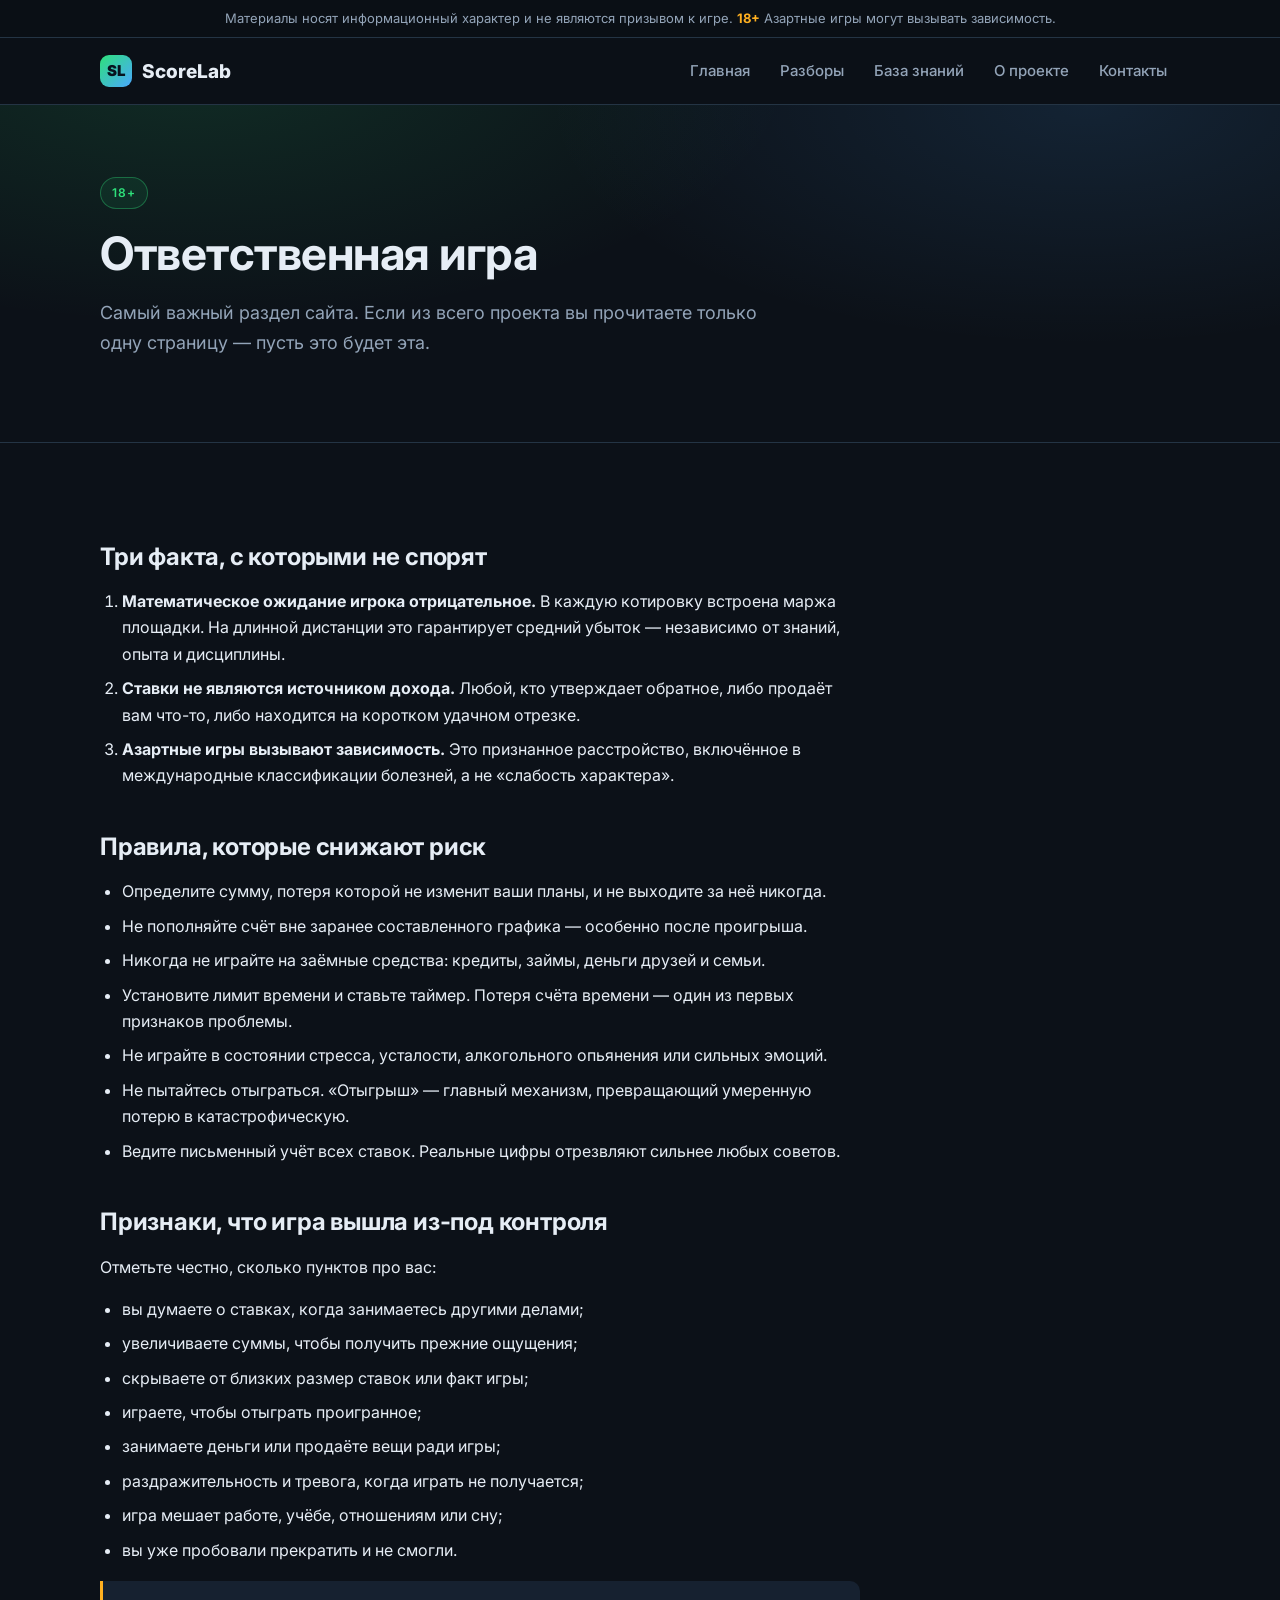
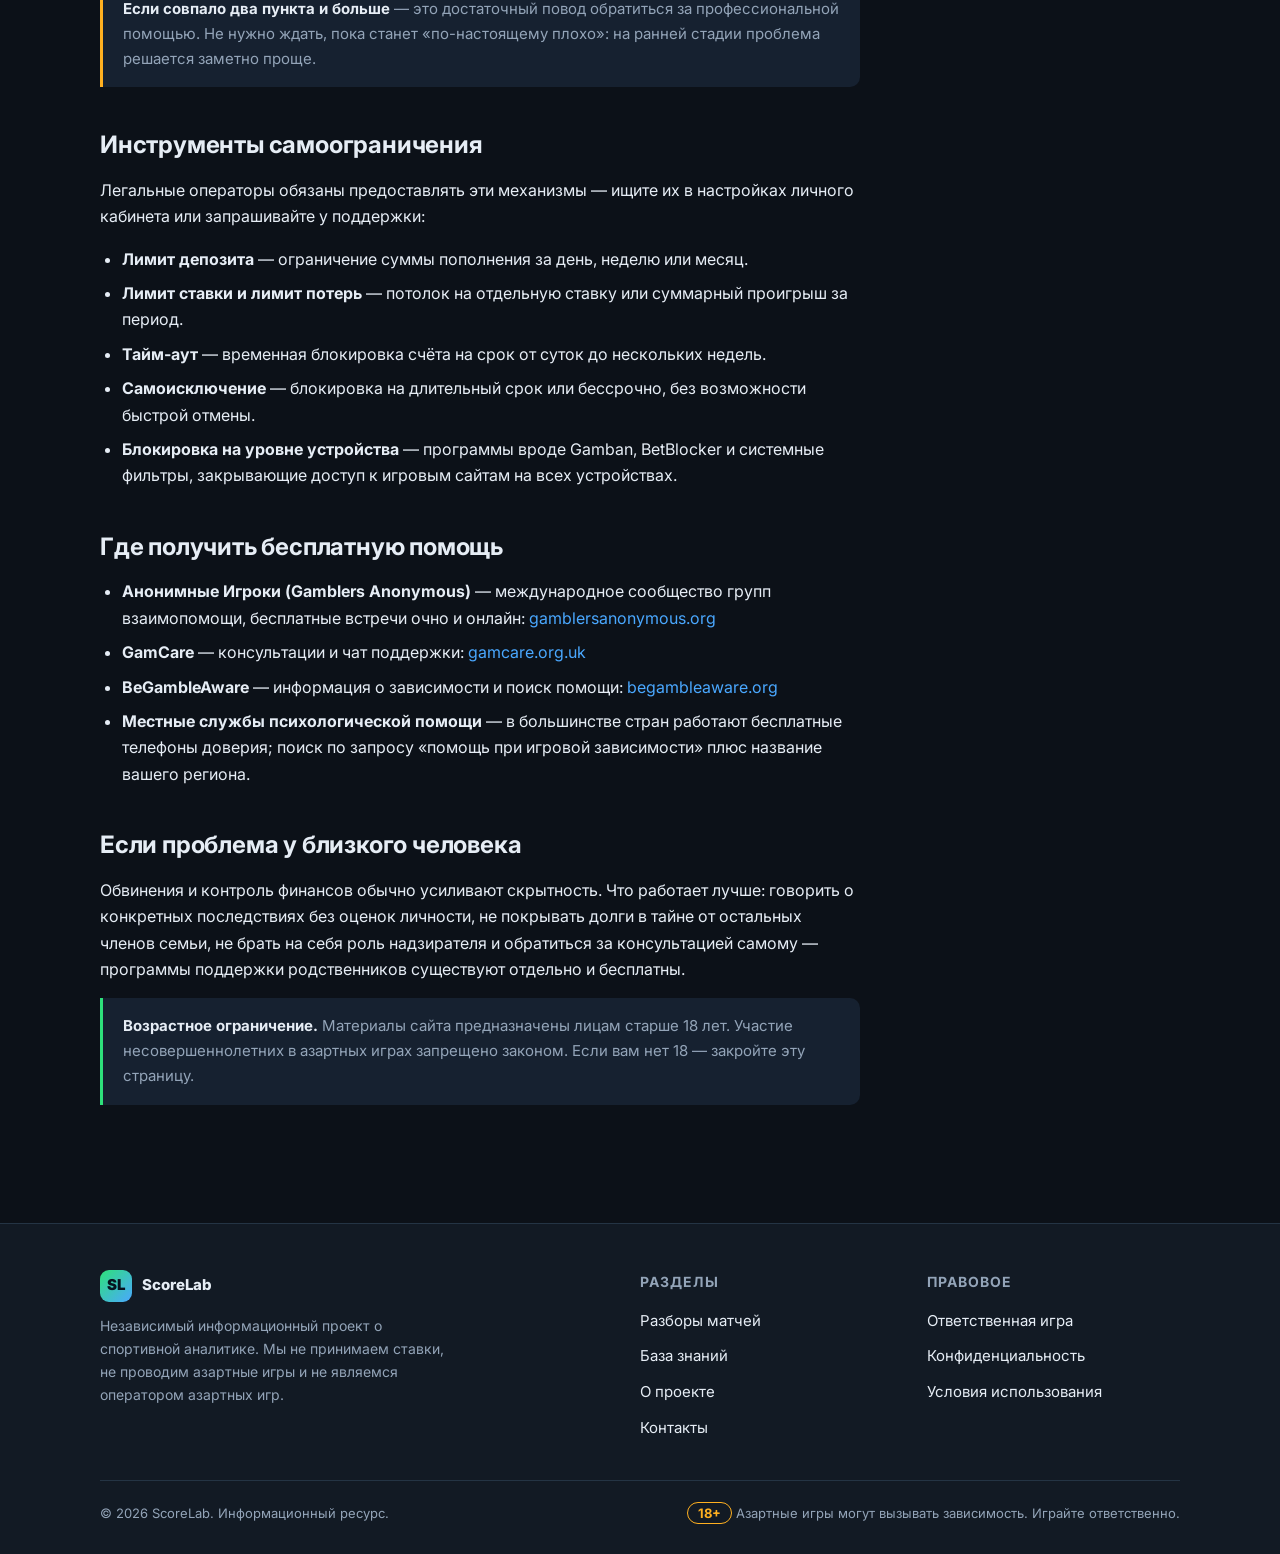
<file: responsible.html>
<!doctype html>
<html lang="ru">
<head>
<meta charset="utf-8">
<meta name="viewport" content="width=device-width,initial-scale=1">
<title>Ответственная игра — признаки проблемы и где получить помощь | ScoreLab</title>
<meta name="description" content="Возрастное ограничение 18+, признаки игровой зависимости, инструменты самоограничения и контакты бесплатной психологической помощи.">
<meta property="og:title" content="Ответственная игра — признаки проблемы и где получить помощь | ScoreLab">
<meta property="og:description" content="Возрастное ограничение 18+, признаки игровой зависимости, инструменты самоограничения и контакты бесплатной психологической помощи.">
<meta property="og:type" content="article">
<link rel="icon" href="data:image/svg+xml,<svg xmlns='http://www.w3.org/2000/svg' viewBox='0 0 100 100'><rect width='100' height='100' rx='22' fill='%232ee07a'/><text x='50' y='70' font-size='56' font-family='Arial' font-weight='bold' text-anchor='middle' fill='%2307131f'>S</text></svg>">
<link rel="preconnect" href="https://fonts.googleapis.com">
<link rel="preconnect" href="https://fonts.gstatic.com" crossorigin>
<link href="https://fonts.googleapis.com/css2?family=Inter:wght@400;500;600;700;800;900&display=swap" rel="stylesheet">
<link rel="stylesheet" href="assets/css/style.css">
</head>
<body>

<div class="agebar"><div class="wrap">Материалы носят информационный характер и не являются призывом к игре. <b>18+</b> Азартные игры могут вызывать зависимость.</div></div>

<header class="site-header"><div class="wrap header-inner">
  <a class="logo" href="index.html"><span class="logo-mark">SL</span><span data-sitename>ScoreLab</span></a>
  <button class="burger" aria-label="Открыть меню" aria-expanded="false">☰</button>
  <nav class="nav">
    <a href="index.html">Главная</a>
    <a href="prognozy.html">Разборы</a>
    <a href="analitika.html">База знаний</a>
    <a href="about.html">О проекте</a>
    <a href="contacts.html">Контакты</a>
  </nav>
</div></header>

<div class="hero"><div class="wrap">
  <span class="badge">18+</span>
  <h1>Ответственная игра</h1>
  <p class="lead">Самый важный раздел сайта. Если из всего проекта вы прочитаете только одну страницу — пусть это будет эта.</p>
</div></div>

<section><div class="wrap">
  <div class="prose">
    <h2>Три факта, с которыми не спорят</h2>
    <ol>
      <li><b>Математическое ожидание игрока отрицательное.</b> В каждую котировку встроена маржа площадки. На длинной дистанции это гарантирует средний убыток — независимо от знаний, опыта и дисциплины.</li>
      <li><b>Ставки не являются источником дохода.</b> Любой, кто утверждает обратное, либо продаёт вам что-то, либо находится на коротком удачном отрезке.</li>
      <li><b>Азартные игры вызывают зависимость.</b> Это признанное расстройство, включённое в международные классификации болезней, а не «слабость характера».</li>
    </ol>

    <h2>Правила, которые снижают риск</h2>
    <ul>
      <li>Определите сумму, потеря которой не изменит ваши планы, и не выходите за неё никогда.</li>
      <li>Не пополняйте счёт вне заранее составленного графика — особенно после проигрыша.</li>
      <li>Никогда не играйте на заёмные средства: кредиты, займы, деньги друзей и семьи.</li>
      <li>Установите лимит времени и ставьте таймер. Потеря счёта времени — один из первых признаков проблемы.</li>
      <li>Не играйте в состоянии стресса, усталости, алкогольного опьянения или сильных эмоций.</li>
      <li>Не пытайтесь отыграться. «Отыгрыш» — главный механизм, превращающий умеренную потерю в катастрофическую.</li>
      <li>Ведите письменный учёт всех ставок. Реальные цифры отрезвляют сильнее любых советов.</li>
    </ul>

    <h2>Признаки, что игра вышла из-под контроля</h2>
    <p>Отметьте честно, сколько пунктов про вас:</p>
    <ul>
      <li>вы думаете о ставках, когда занимаетесь другими делами;</li>
      <li>увеличиваете суммы, чтобы получить прежние ощущения;</li>
      <li>скрываете от близких размер ставок или факт игры;</li>
      <li>играете, чтобы отыграть проигранное;</li>
      <li>занимаете деньги или продаёте вещи ради игры;</li>
      <li>раздражительность и тревога, когда играть не получается;</li>
      <li>игра мешает работе, учёбе, отношениям или сну;</li>
      <li>вы уже пробовали прекратить и не смогли.</li>
    </ul>
    <div class="callout warn"><b>Если совпало два пункта и больше</b> — это достаточный повод обратиться за профессиональной помощью. Не нужно ждать, пока станет «по-настоящему плохо»: на ранней стадии проблема решается заметно проще.</div>

    <h2>Инструменты самоограничения</h2>
    <p>Легальные операторы обязаны предоставлять эти механизмы — ищите их в настройках личного кабинета или запрашивайте у поддержки:</p>
    <ul>
      <li><b>Лимит депозита</b> — ограничение суммы пополнения за день, неделю или месяц.</li>
      <li><b>Лимит ставки и лимит потерь</b> — потолок на отдельную ставку или суммарный проигрыш за период.</li>
      <li><b>Тайм-аут</b> — временная блокировка счёта на срок от суток до нескольких недель.</li>
      <li><b>Самоисключение</b> — блокировка на длительный срок или бессрочно, без возможности быстрой отмены.</li>
      <li><b>Блокировка на уровне устройства</b> — программы вроде Gamban, BetBlocker и системные фильтры, закрывающие доступ к игровым сайтам на всех устройствах.</li>
    </ul>

    <h2>Где получить бесплатную помощь</h2>
    <ul>
      <li><b>Анонимные Игроки (Gamblers Anonymous)</b> — международное сообщество групп взаимопомощи, бесплатные встречи очно и онлайн: <a href="https://www.gamblersanonymous.org/" target="_blank" rel="noopener nofollow">gamblersanonymous.org</a></li>
      <li><b>GamCare</b> — консультации и чат поддержки: <a href="https://www.gamcare.org.uk/" target="_blank" rel="noopener nofollow">gamcare.org.uk</a></li>
      <li><b>BeGambleAware</b> — информация о зависимости и поиск помощи: <a href="https://www.begambleaware.org/" target="_blank" rel="noopener nofollow">begambleaware.org</a></li>
      <li><b>Местные службы психологической помощи</b> — в большинстве стран работают бесплатные телефоны доверия; поиск по запросу «помощь при игровой зависимости» плюс название вашего региона.</li>
    </ul>

    <h2>Если проблема у близкого человека</h2>
    <p>Обвинения и контроль финансов обычно усиливают скрытность. Что работает лучше: говорить о конкретных последствиях без оценок личности, не покрывать долги в тайне от остальных членов семьи, не брать на себя роль надзирателя и обратиться за консультацией самому — программы поддержки родственников существуют отдельно и бесплатны.</p>

    <div class="callout"><b>Возрастное ограничение.</b> Материалы сайта предназначены лицам старше 18 лет. Участие несовершеннолетних в азартных играх запрещено законом. Если вам нет 18 — закройте эту страницу.</div>
  </div>
</div></section>

<footer class="site-footer"><div class="wrap">
  <div class="footer-grid">
    <div class="footer-about">
      <a class="logo" href="index.html"><span class="logo-mark">SL</span><span data-sitename>ScoreLab</span></a>
      <p>Независимый информационный проект о спортивной аналитике. Мы не принимаем ставки, не проводим азартные игры и не являемся оператором азартных игр.</p>
    </div>
    <div>
      <h4>Разделы</h4>
      <ul>
        <li><a href="prognozy.html">Разборы матчей</a></li>
        <li><a href="analitika.html">База знаний</a></li>
        <li><a href="about.html">О проекте</a></li>
        <li><a href="contacts.html">Контакты</a></li>
      </ul>
    </div>
    <div>
      <h4>Правовое</h4>
      <ul>
        <li><a href="responsible.html">Ответственная игра</a></li>
        <li><a href="privacy.html">Конфиденциальность</a></li>
        <li><a href="terms.html">Условия использования</a></li>
      </ul>
    </div>
  </div>
  <div class="footer-bottom">
    <span>&copy; <span data-year>2026</span> <span data-sitename>ScoreLab</span>. Информационный ресурс.</span>
    <span><span class="age">18+</span> Азартные игры могут вызывать зависимость. Играйте ответственно.</span>
  </div>
</div></footer>

<script src="assets/js/config.js"></script>
<script src="assets/js/main.js"></script>
</body>
</html>
</file>
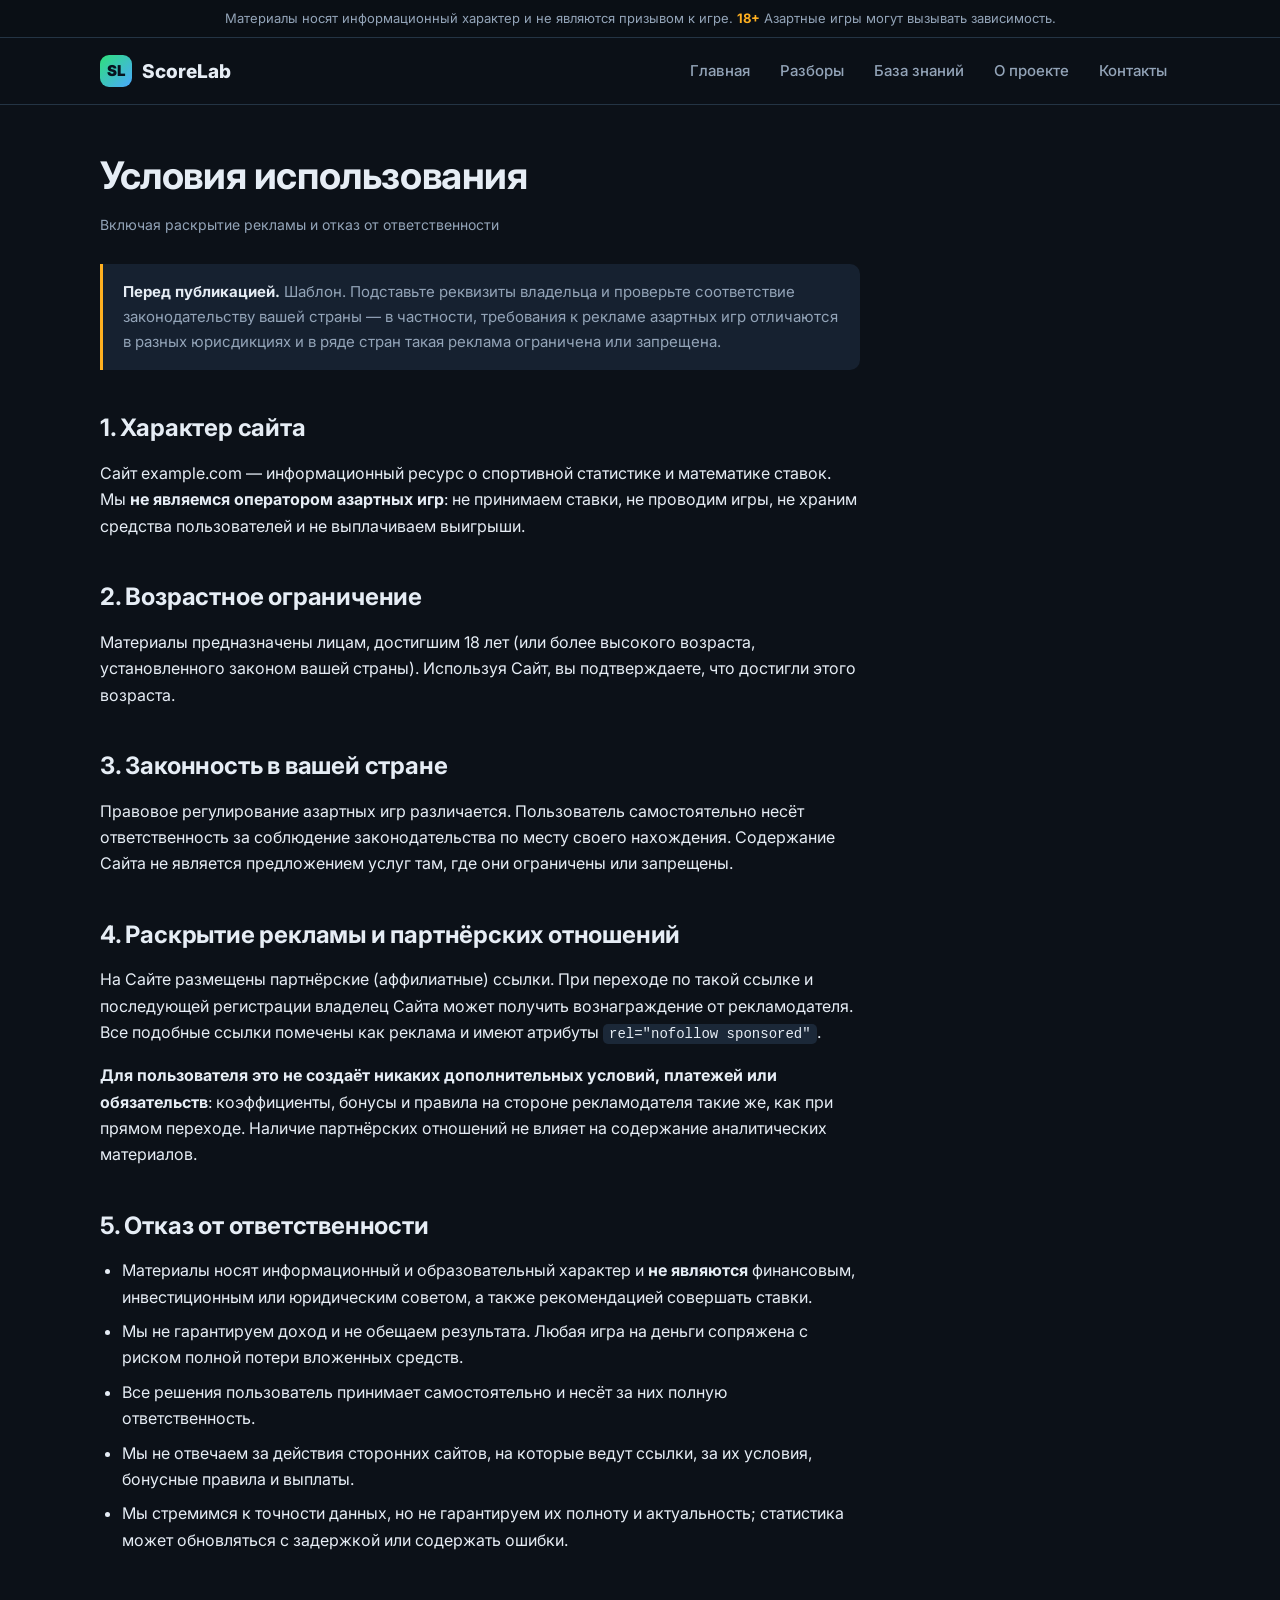
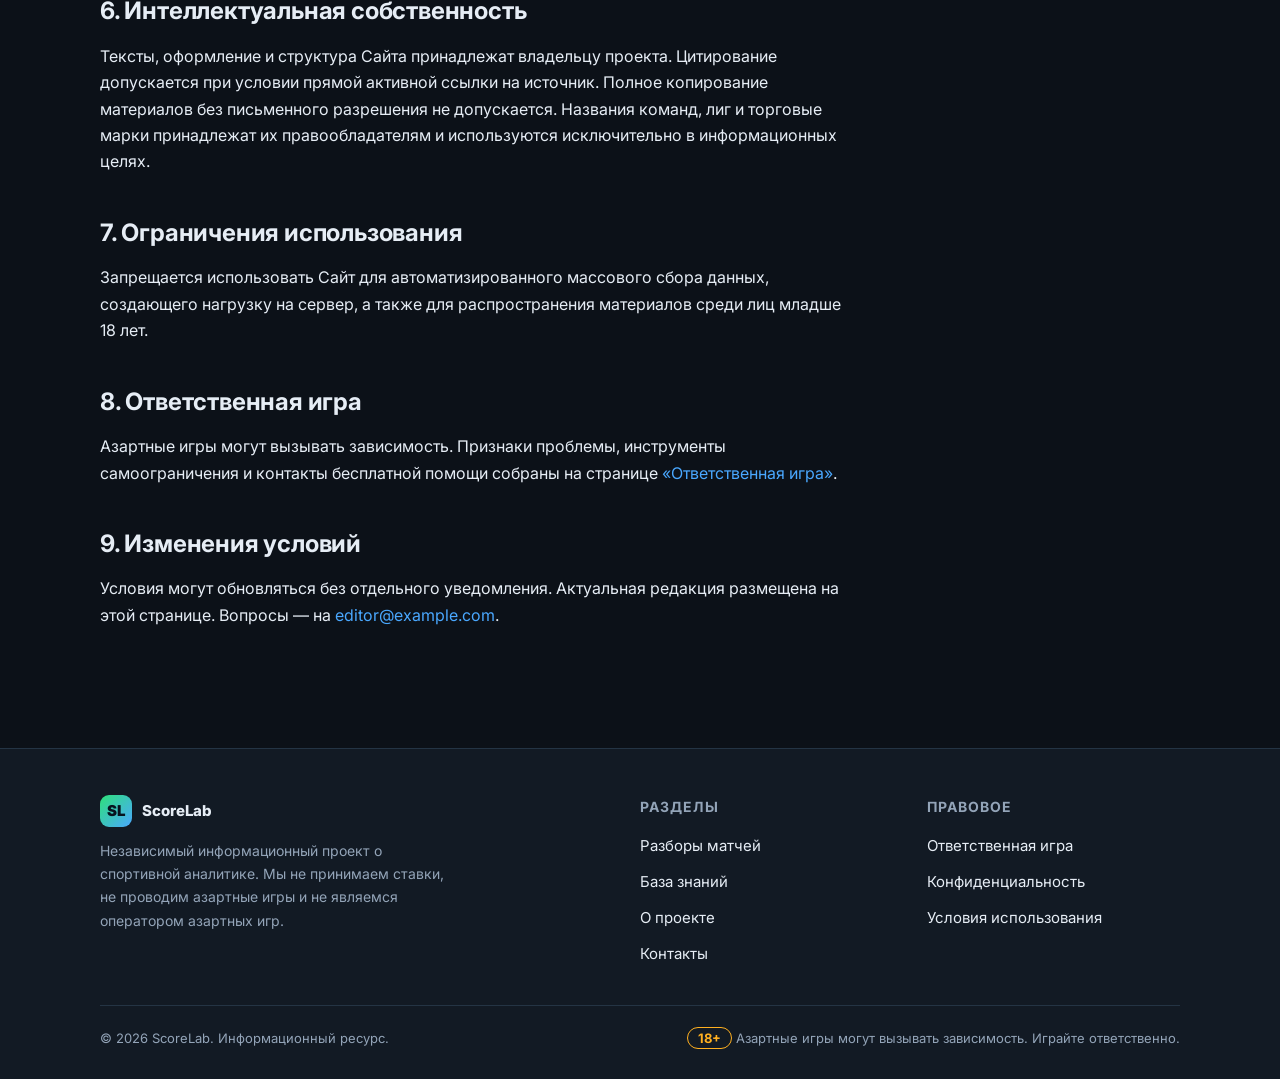
<file: terms.html>
<!doctype html>
<html lang="ru">
<head>
<meta charset="utf-8">
<meta name="viewport" content="width=device-width,initial-scale=1">
<title>Условия использования и отказ от ответственности | ScoreLab</title>
<meta name="description" content="Правила использования материалов сайта, возрастное ограничение, раскрытие партнёрских отношений и отказ от ответственности за решения пользователей.">
<meta property="og:title" content="Условия использования и отказ от ответственности | ScoreLab">
<meta property="og:description" content="Правила использования материалов сайта, возрастное ограничение, раскрытие партнёрских отношений и отказ от ответственности за решения пользователей.">
<meta property="og:type" content="article">
<link rel="icon" href="data:image/svg+xml,<svg xmlns='http://www.w3.org/2000/svg' viewBox='0 0 100 100'><rect width='100' height='100' rx='22' fill='%232ee07a'/><text x='50' y='70' font-size='56' font-family='Arial' font-weight='bold' text-anchor='middle' fill='%2307131f'>S</text></svg>">
<link rel="preconnect" href="https://fonts.googleapis.com">
<link rel="preconnect" href="https://fonts.gstatic.com" crossorigin>
<link href="https://fonts.googleapis.com/css2?family=Inter:wght@400;500;600;700;800;900&display=swap" rel="stylesheet">
<link rel="stylesheet" href="assets/css/style.css">
</head>
<body>

<div class="agebar"><div class="wrap">Материалы носят информационный характер и не являются призывом к игре. <b>18+</b> Азартные игры могут вызывать зависимость.</div></div>

<header class="site-header"><div class="wrap header-inner">
  <a class="logo" href="index.html"><span class="logo-mark">SL</span><span data-sitename>ScoreLab</span></a>
  <button class="burger" aria-label="Открыть меню" aria-expanded="false">☰</button>
  <nav class="nav">
    <a href="index.html">Главная</a>
    <a href="prognozy.html">Разборы</a>
    <a href="analitika.html">База знаний</a>
    <a href="about.html">О проекте</a>
    <a href="contacts.html">Контакты</a>
  </nav>
</div></header>

<article class="article"><div class="wrap">
  <div class="article-head">
    <h1>Условия использования</h1>
    <div class="article-meta"><span>Включая раскрытие рекламы и отказ от ответственности</span></div>
  </div>
  <div class="prose">
    <div class="callout warn"><b>Перед публикацией.</b> Шаблон. Подставьте реквизиты владельца и проверьте соответствие законодательству вашей страны — в частности, требования к рекламе азартных игр отличаются в разных юрисдикциях и в ряде стран такая реклама ограничена или запрещена.</div>

    <h2>1. Характер сайта</h2>
    <p>Сайт <span data-domain>example.com</span> — информационный ресурс о спортивной статистике и математике ставок. Мы <b>не являемся оператором азартных игр</b>: не принимаем ставки, не проводим игры, не храним средства пользователей и не выплачиваем выигрыши.</p>

    <h2>2. Возрастное ограничение</h2>
    <p>Материалы предназначены лицам, достигшим 18 лет (или более высокого возраста, установленного законом вашей страны). Используя Сайт, вы подтверждаете, что достигли этого возраста.</p>

    <h2>3. Законность в вашей стране</h2>
    <p>Правовое регулирование азартных игр различается. Пользователь самостоятельно несёт ответственность за соблюдение законодательства по месту своего нахождения. Содержание Сайта не является предложением услуг там, где они ограничены или запрещены.</p>

    <h2>4. Раскрытие рекламы и партнёрских отношений</h2>
    <p>На Сайте размещены партнёрские (аффилиатные) ссылки. При переходе по такой ссылке и последующей регистрации владелец Сайта может получить вознаграждение от рекламодателя. Все подобные ссылки помечены как реклама и имеют атрибуты <code>rel="nofollow sponsored"</code>.</p>
    <p><b>Для пользователя это не создаёт никаких дополнительных условий, платежей или обязательств</b>: коэффициенты, бонусы и правила на стороне рекламодателя такие же, как при прямом переходе. Наличие партнёрских отношений не влияет на содержание аналитических материалов.</p>

    <h2>5. Отказ от ответственности</h2>
    <ul>
      <li>Материалы носят информационный и образовательный характер и <b>не являются</b> финансовым, инвестиционным или юридическим советом, а также рекомендацией совершать ставки.</li>
      <li>Мы не гарантируем доход и не обещаем результата. Любая игра на деньги сопряжена с риском полной потери вложенных средств.</li>
      <li>Все решения пользователь принимает самостоятельно и несёт за них полную ответственность.</li>
      <li>Мы не отвечаем за действия сторонних сайтов, на которые ведут ссылки, за их условия, бонусные правила и выплаты.</li>
      <li>Мы стремимся к точности данных, но не гарантируем их полноту и актуальность; статистика может обновляться с задержкой или содержать ошибки.</li>
    </ul>

    <h2>6. Интеллектуальная собственность</h2>
    <p>Тексты, оформление и структура Сайта принадлежат владельцу проекта. Цитирование допускается при условии прямой активной ссылки на источник. Полное копирование материалов без письменного разрешения не допускается. Названия команд, лиг и торговые марки принадлежат их правообладателям и используются исключительно в информационных целях.</p>

    <h2>7. Ограничения использования</h2>
    <p>Запрещается использовать Сайт для автоматизированного массового сбора данных, создающего нагрузку на сервер, а также для распространения материалов среди лиц младше 18 лет.</p>

    <h2>8. Ответственная игра</h2>
    <p>Азартные игры могут вызывать зависимость. Признаки проблемы, инструменты самоограничения и контакты бесплатной помощи собраны на странице <a href="responsible.html">«Ответственная игра»</a>.</p>

    <h2>9. Изменения условий</h2>
    <p>Условия могут обновляться без отдельного уведомления. Актуальная редакция размещена на этой странице. Вопросы — на <a data-email href="mailto:editor@example.com">editor@example.com</a>.</p>
  </div>
</div></article>

<footer class="site-footer"><div class="wrap">
  <div class="footer-grid">
    <div class="footer-about">
      <a class="logo" href="index.html"><span class="logo-mark">SL</span><span data-sitename>ScoreLab</span></a>
      <p>Независимый информационный проект о спортивной аналитике. Мы не принимаем ставки, не проводим азартные игры и не являемся оператором азартных игр.</p>
    </div>
    <div>
      <h4>Разделы</h4>
      <ul>
        <li><a href="prognozy.html">Разборы матчей</a></li>
        <li><a href="analitika.html">База знаний</a></li>
        <li><a href="about.html">О проекте</a></li>
        <li><a href="contacts.html">Контакты</a></li>
      </ul>
    </div>
    <div>
      <h4>Правовое</h4>
      <ul>
        <li><a href="responsible.html">Ответственная игра</a></li>
        <li><a href="privacy.html">Конфиденциальность</a></li>
        <li><a href="terms.html">Условия использования</a></li>
      </ul>
    </div>
  </div>
  <div class="footer-bottom">
    <span>&copy; <span data-year>2026</span> <span data-sitename>ScoreLab</span>. Информационный ресурс.</span>
    <span><span class="age">18+</span> Азартные игры могут вызывать зависимость. Играйте ответственно.</span>
  </div>
</div></footer>

<script src="assets/js/config.js"></script>
<script src="assets/js/main.js"></script>
</body>
</html>
</file>
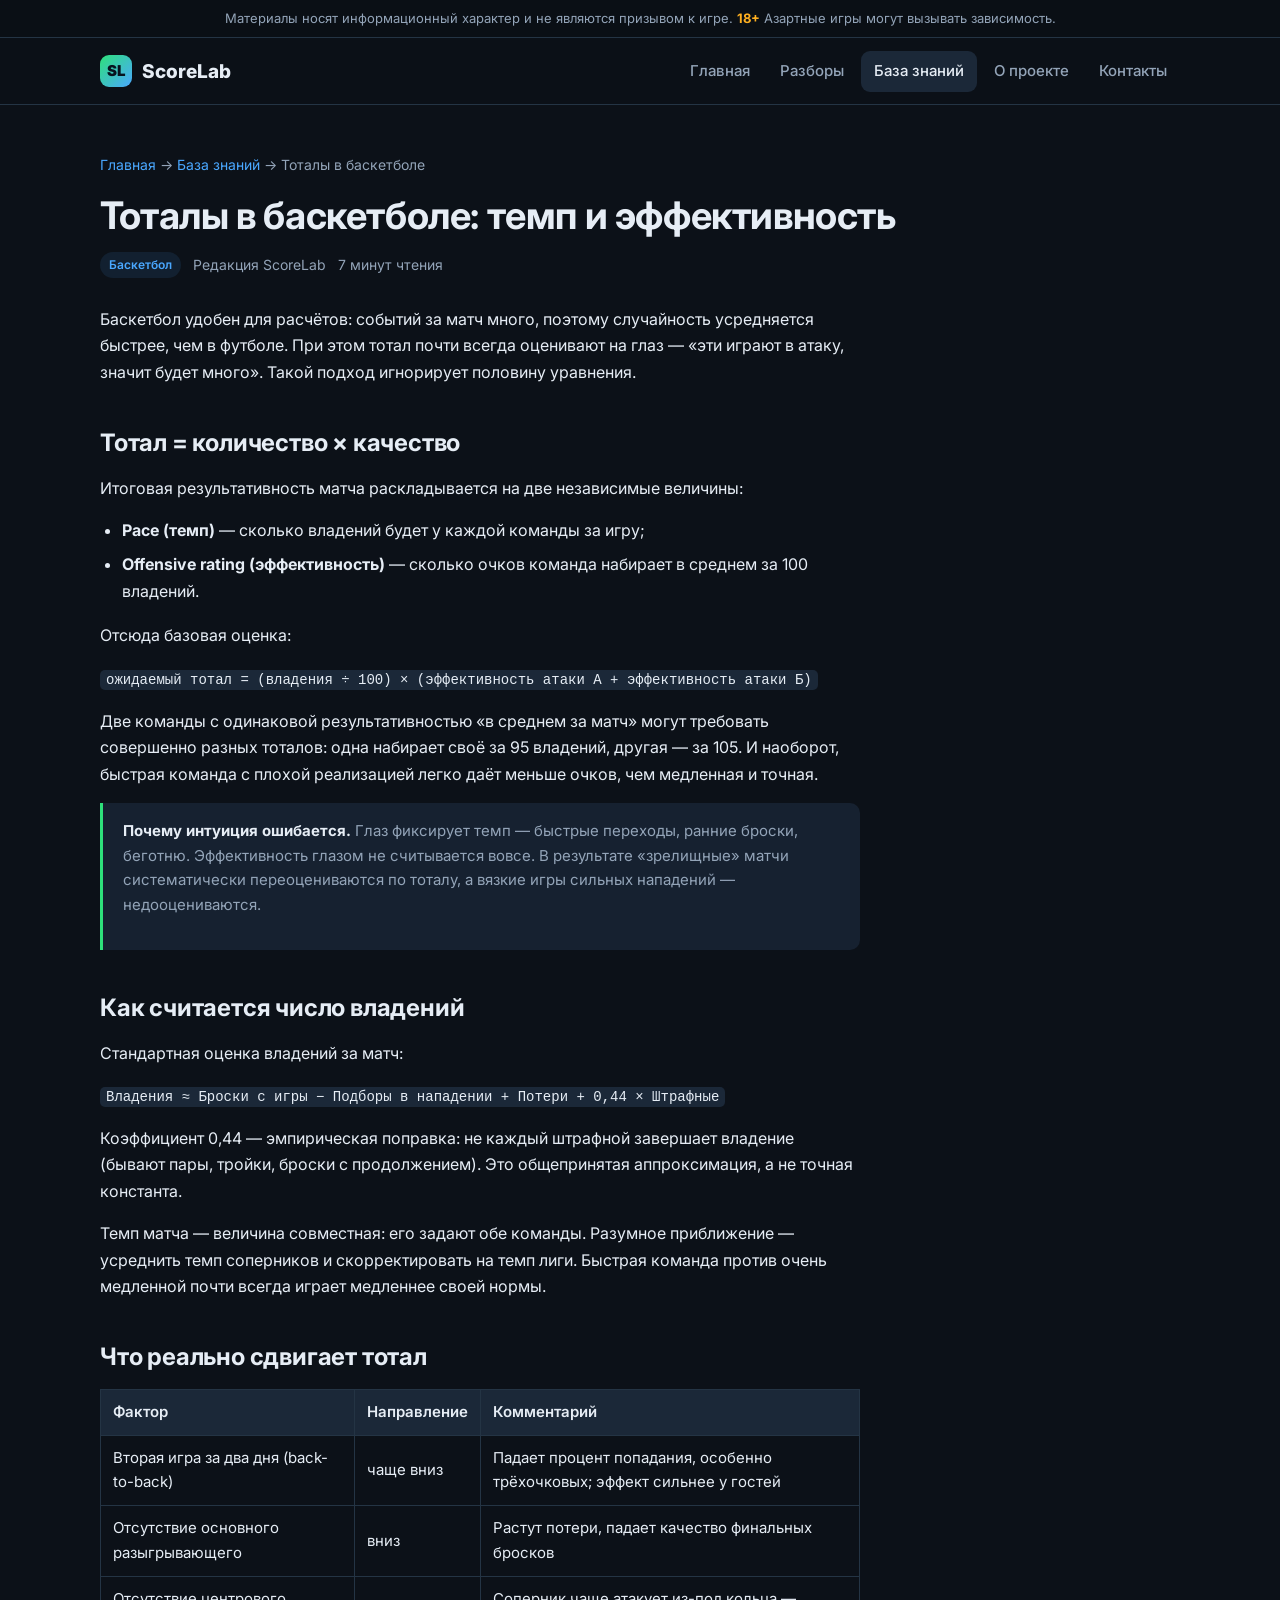
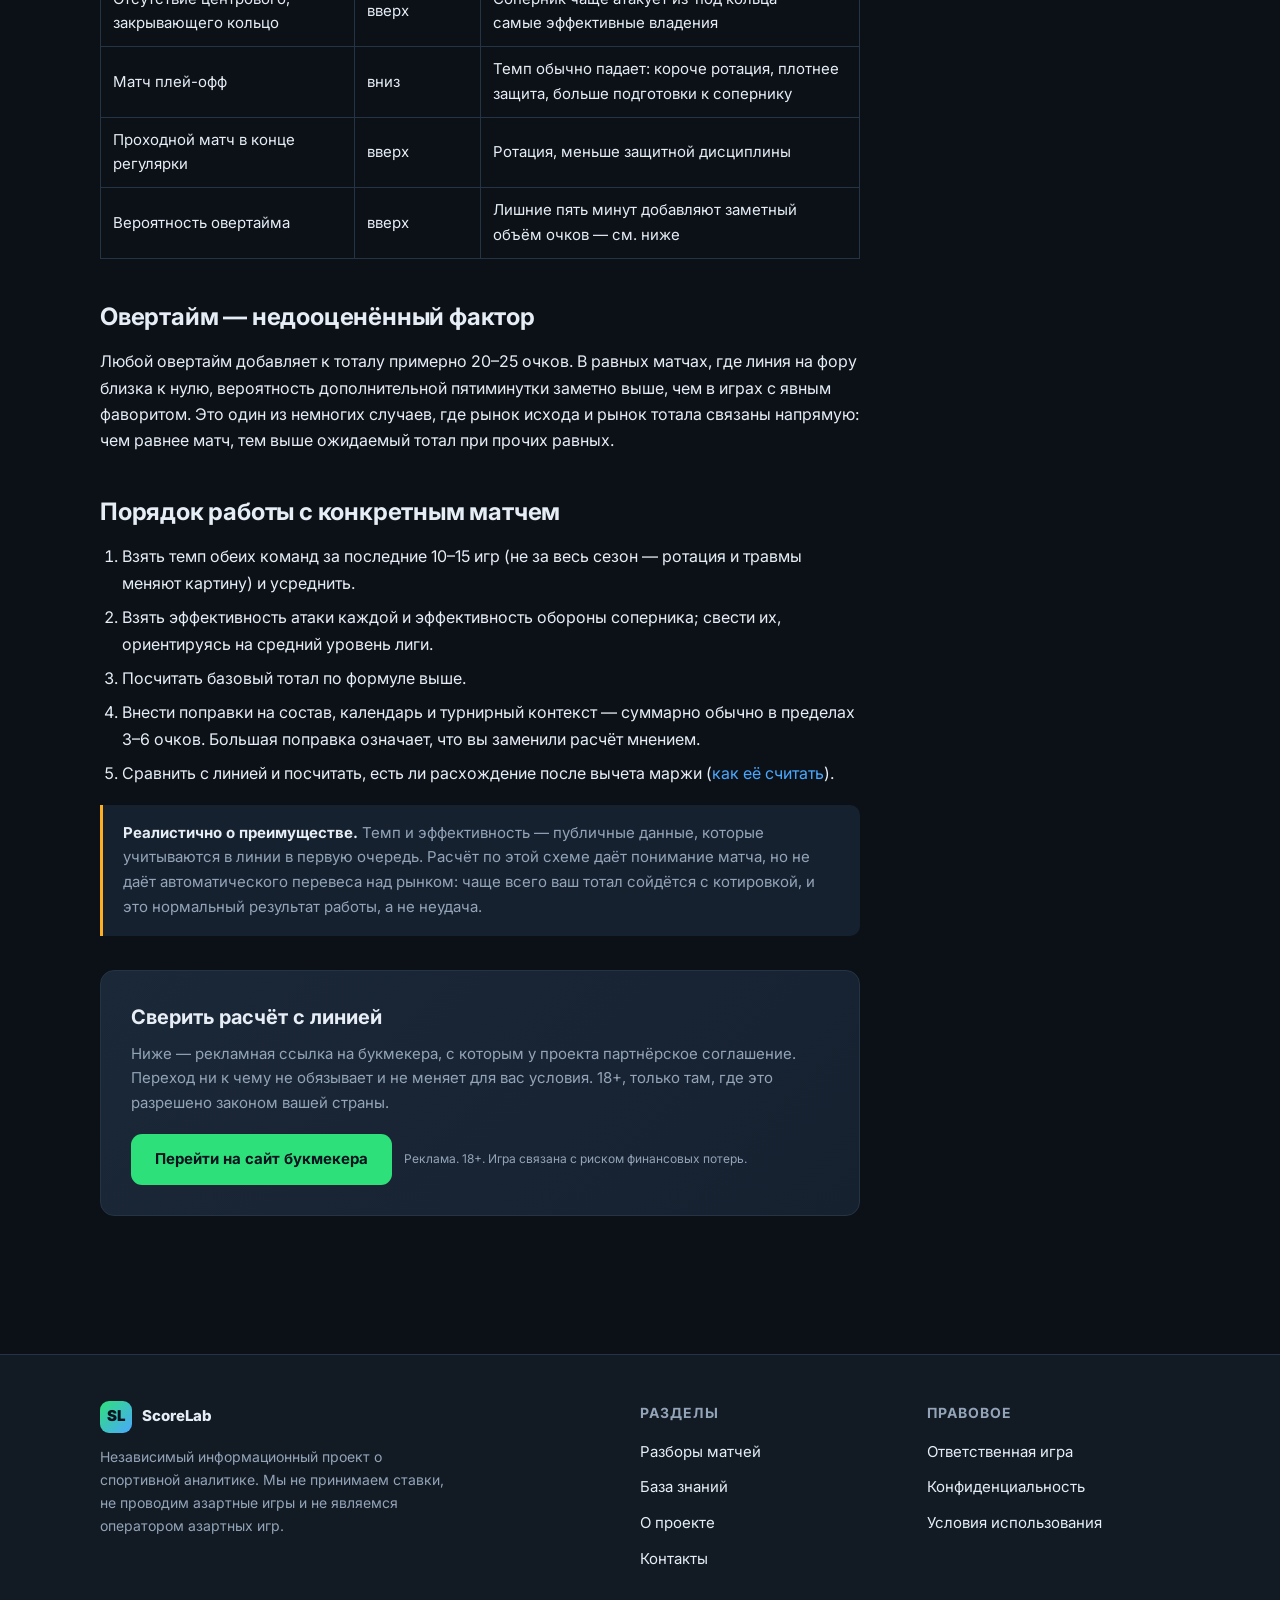
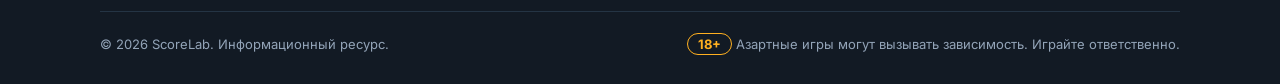
<file: total-basketbol.html>
<!doctype html>
<html lang="ru">
<head>
<meta charset="utf-8">
<meta name="viewport" content="width=device-width,initial-scale=1">
<title>Тоталы в баскетболе: темп и эффективность | ScoreLab</title>
<meta name="description" content="Как оценить тотал через число владений и результативность на владение, формула расчёта pace, почему интуиция болельщика системно ошибается и что делать с овертаймами.">
<meta property="og:title" content="Тоталы в баскетболе: темп и эффективность | ScoreLab">
<meta property="og:description" content="Как оценить тотал через число владений и результативность на владение, формула расчёта pace, почему интуиция болельщика системно ошибается и что делать с овертаймами.">
<meta property="og:type" content="article">
<link rel="icon" href="data:image/svg+xml,<svg xmlns='http://www.w3.org/2000/svg' viewBox='0 0 100 100'><rect width='100' height='100' rx='22' fill='%232ee07a'/><text x='50' y='70' font-size='56' font-family='Arial' font-weight='bold' text-anchor='middle' fill='%2307131f'>S</text></svg>">
<link rel="preconnect" href="https://fonts.googleapis.com">
<link rel="preconnect" href="https://fonts.gstatic.com" crossorigin>
<link href="https://fonts.googleapis.com/css2?family=Inter:wght@400;500;600;700;800;900&display=swap" rel="stylesheet">
<link rel="stylesheet" href="assets/css/style.css">
</head>
<body>

<div class="agebar"><div class="wrap">Материалы носят информационный характер и не являются призывом к игре. <b>18+</b> Азартные игры могут вызывать зависимость.</div></div>

<header class="site-header"><div class="wrap header-inner">
  <a class="logo" href="index.html"><span class="logo-mark">SL</span><span data-sitename>ScoreLab</span></a>
  <button class="burger" aria-label="Открыть меню" aria-expanded="false">☰</button>
  <nav class="nav">
    <a href="index.html">Главная</a>
    <a href="prognozy.html">Разборы</a>
    <a href="analitika.html" class="active">База знаний</a>
    <a href="about.html">О проекте</a>
    <a href="contacts.html">Контакты</a>
  </nav>
</div></header>

<article class="article"><div class="wrap">
  <div class="breadcrumbs"><a href="index.html">Главная</a> → <a href="analitika.html">База знаний</a> → Тоталы в баскетболе</div>
  <div class="article-head">
    <h1>Тоталы в баскетболе: темп и эффективность</h1>
    <div class="article-meta"><span class="tag blue">Баскетбол</span><span>Редакция ScoreLab</span><span>7 минут чтения</span></div>
  </div>

  <div class="prose">
    <p>Баскетбол удобен для расчётов: событий за матч много, поэтому случайность усредняется быстрее, чем в футболе. При этом тотал почти всегда оценивают на глаз — «эти играют в атаку, значит будет много». Такой подход игнорирует половину уравнения.</p>

    <h2>Тотал = количество × качество</h2>
    <p>Итоговая результативность матча раскладывается на две независимые величины:</p>
    <ul>
      <li><b>Pace (темп)</b> — сколько владений будет у каждой команды за игру;</li>
      <li><b>Offensive rating (эффективность)</b> — сколько очков команда набирает в среднем за 100 владений.</li>
    </ul>
    <p>Отсюда базовая оценка:</p>
    <p><code>ожидаемый тотал = (владения ÷ 100) × (эффективность атаки А + эффективность атаки Б)</code></p>
    <p>Две команды с одинаковой результативностью «в среднем за матч» могут требовать совершенно разных тоталов: одна набирает своё за 95 владений, другая — за 105. И наоборот, быстрая команда с плохой реализацией легко даёт меньше очков, чем медленная и точная.</p>

    <div class="callout"><b>Почему интуиция ошибается.</b> Глаз фиксирует темп — быстрые переходы, ранние броски, беготню. Эффективность глазом не считывается вовсе. В результате «зрелищные» матчи систематически переоцениваются по тоталу, а вязкие игры сильных нападений — недооцениваются.</p></div>

    <h2>Как считается число владений</h2>
    <p>Стандартная оценка владений за матч:</p>
    <p><code>Владения ≈ Броски с игры − Подборы в нападении + Потери + 0,44 × Штрафные</code></p>
    <p>Коэффициент 0,44 — эмпирическая поправка: не каждый штрафной завершает владение (бывают пары, тройки, броски с продолжением). Это общепринятая аппроксимация, а не точная константа.</p>
    <p>Темп матча — величина совместная: его задают обе команды. Разумное приближение — усреднить темп соперников и скорректировать на темп лиги. Быстрая команда против очень медленной почти всегда играет медленнее своей нормы.</p>

    <h2>Что реально сдвигает тотал</h2>
    <table>
      <tr><th>Фактор</th><th>Направление</th><th>Комментарий</th></tr>
      <tr><td>Вторая игра за два дня (back-to-back)</td><td>чаще вниз</td><td>Падает процент попадания, особенно трёхочковых; эффект сильнее у гостей</td></tr>
      <tr><td>Отсутствие основного разыгрывающего</td><td>вниз</td><td>Растут потери, падает качество финальных бросков</td></tr>
      <tr><td>Отсутствие центрового, закрывающего кольцо</td><td>вверх</td><td>Соперник чаще атакует из-под кольца — самые эффективные владения</td></tr>
      <tr><td>Матч плей-офф</td><td>вниз</td><td>Темп обычно падает: короче ротация, плотнее защита, больше подготовки к сопернику</td></tr>
      <tr><td>Проходной матч в конце регулярки</td><td>вверх</td><td>Ротация, меньше защитной дисциплины</td></tr>
      <tr><td>Вероятность овертайма</td><td>вверх</td><td>Лишние пять минут добавляют заметный объём очков — см. ниже</td></tr>
    </table>

    <h2>Овертайм — недооценённый фактор</h2>
    <p>Любой овертайм добавляет к тоталу примерно 20–25 очков. В равных матчах, где линия на фору близка к нулю, вероятность дополнительной пятиминутки заметно выше, чем в играх с явным фаворитом. Это один из немногих случаев, где рынок исхода и рынок тотала связаны напрямую: чем равнее матч, тем выше ожидаемый тотал при прочих равных.</p>

    <h2>Порядок работы с конкретным матчем</h2>
    <ol>
      <li>Взять темп обеих команд за последние 10–15 игр (не за весь сезон — ротация и травмы меняют картину) и усреднить.</li>
      <li>Взять эффективность атаки каждой и эффективность обороны соперника; свести их, ориентируясь на средний уровень лиги.</li>
      <li>Посчитать базовый тотал по формуле выше.</li>
      <li>Внести поправки на состав, календарь и турнирный контекст — суммарно обычно в пределах 3–6 очков. Большая поправка означает, что вы заменили расчёт мнением.</li>
      <li>Сравнить с линией и посчитать, есть ли расхождение после вычета маржи (<a href="koefficienty-marzha.html">как её считать</a>).</li>
    </ol>

    <div class="callout warn"><b>Реалистично о преимуществе.</b> Темп и эффективность — публичные данные, которые учитываются в линии в первую очередь. Расчёт по этой схеме даёт понимание матча, но не даёт автоматического перевеса над рынком: чаще всего ваш тотал сойдётся с котировкой, и это нормальный результат работы, а не неудача.</div>

    <div class="cta-block">
      <h3>Сверить расчёт с линией</h3>
      <p>Ниже — рекламная ссылка на букмекера, с которым у проекта партнёрское соглашение. Переход ни к чему не обязывает и не меняет для вас условия. 18+, только там, где это разрешено законом вашей страны.</p>
      <div class="btn-row">
        <a class="btn" data-ref rel="nofollow sponsored noopener">Перейти на сайт букмекера</a>
        <span class="ad-note"></span>
      </div>
    </div>
  </div>
</div></article>

<footer class="site-footer"><div class="wrap">
  <div class="footer-grid">
    <div class="footer-about">
      <a class="logo" href="index.html"><span class="logo-mark">SL</span><span data-sitename>ScoreLab</span></a>
      <p>Независимый информационный проект о спортивной аналитике. Мы не принимаем ставки, не проводим азартные игры и не являемся оператором азартных игр.</p>
    </div>
    <div>
      <h4>Разделы</h4>
      <ul>
        <li><a href="prognozy.html">Разборы матчей</a></li>
        <li><a href="analitika.html">База знаний</a></li>
        <li><a href="about.html">О проекте</a></li>
        <li><a href="contacts.html">Контакты</a></li>
      </ul>
    </div>
    <div>
      <h4>Правовое</h4>
      <ul>
        <li><a href="responsible.html">Ответственная игра</a></li>
        <li><a href="privacy.html">Конфиденциальность</a></li>
        <li><a href="terms.html">Условия использования</a></li>
      </ul>
    </div>
  </div>
  <div class="footer-bottom">
    <span>&copy; <span data-year>2026</span> <span data-sitename>ScoreLab</span>. Информационный ресурс.</span>
    <span><span class="age">18+</span> Азартные игры могут вызывать зависимость. Играйте ответственно.</span>
  </div>
</div></footer>

<script src="assets/js/config.js"></script>
<script src="assets/js/main.js"></script>
</body>
</html>
</file>
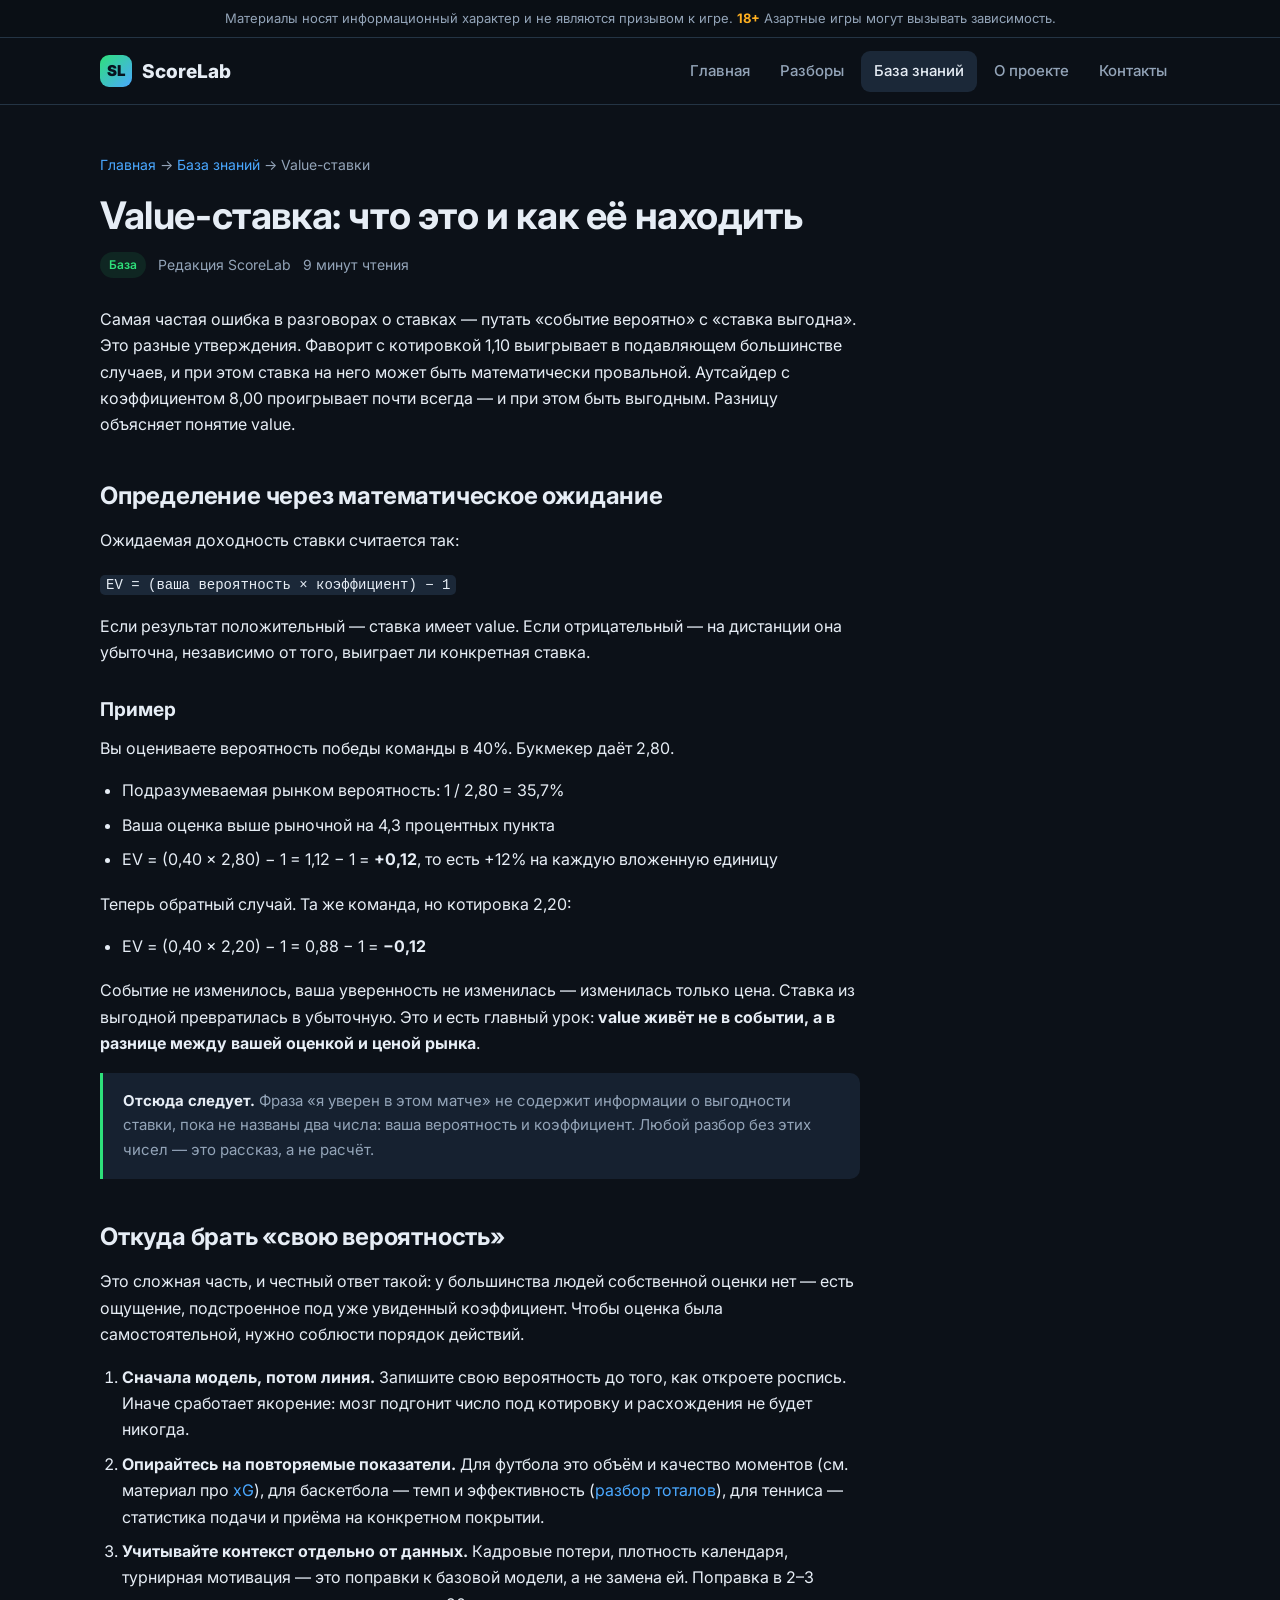
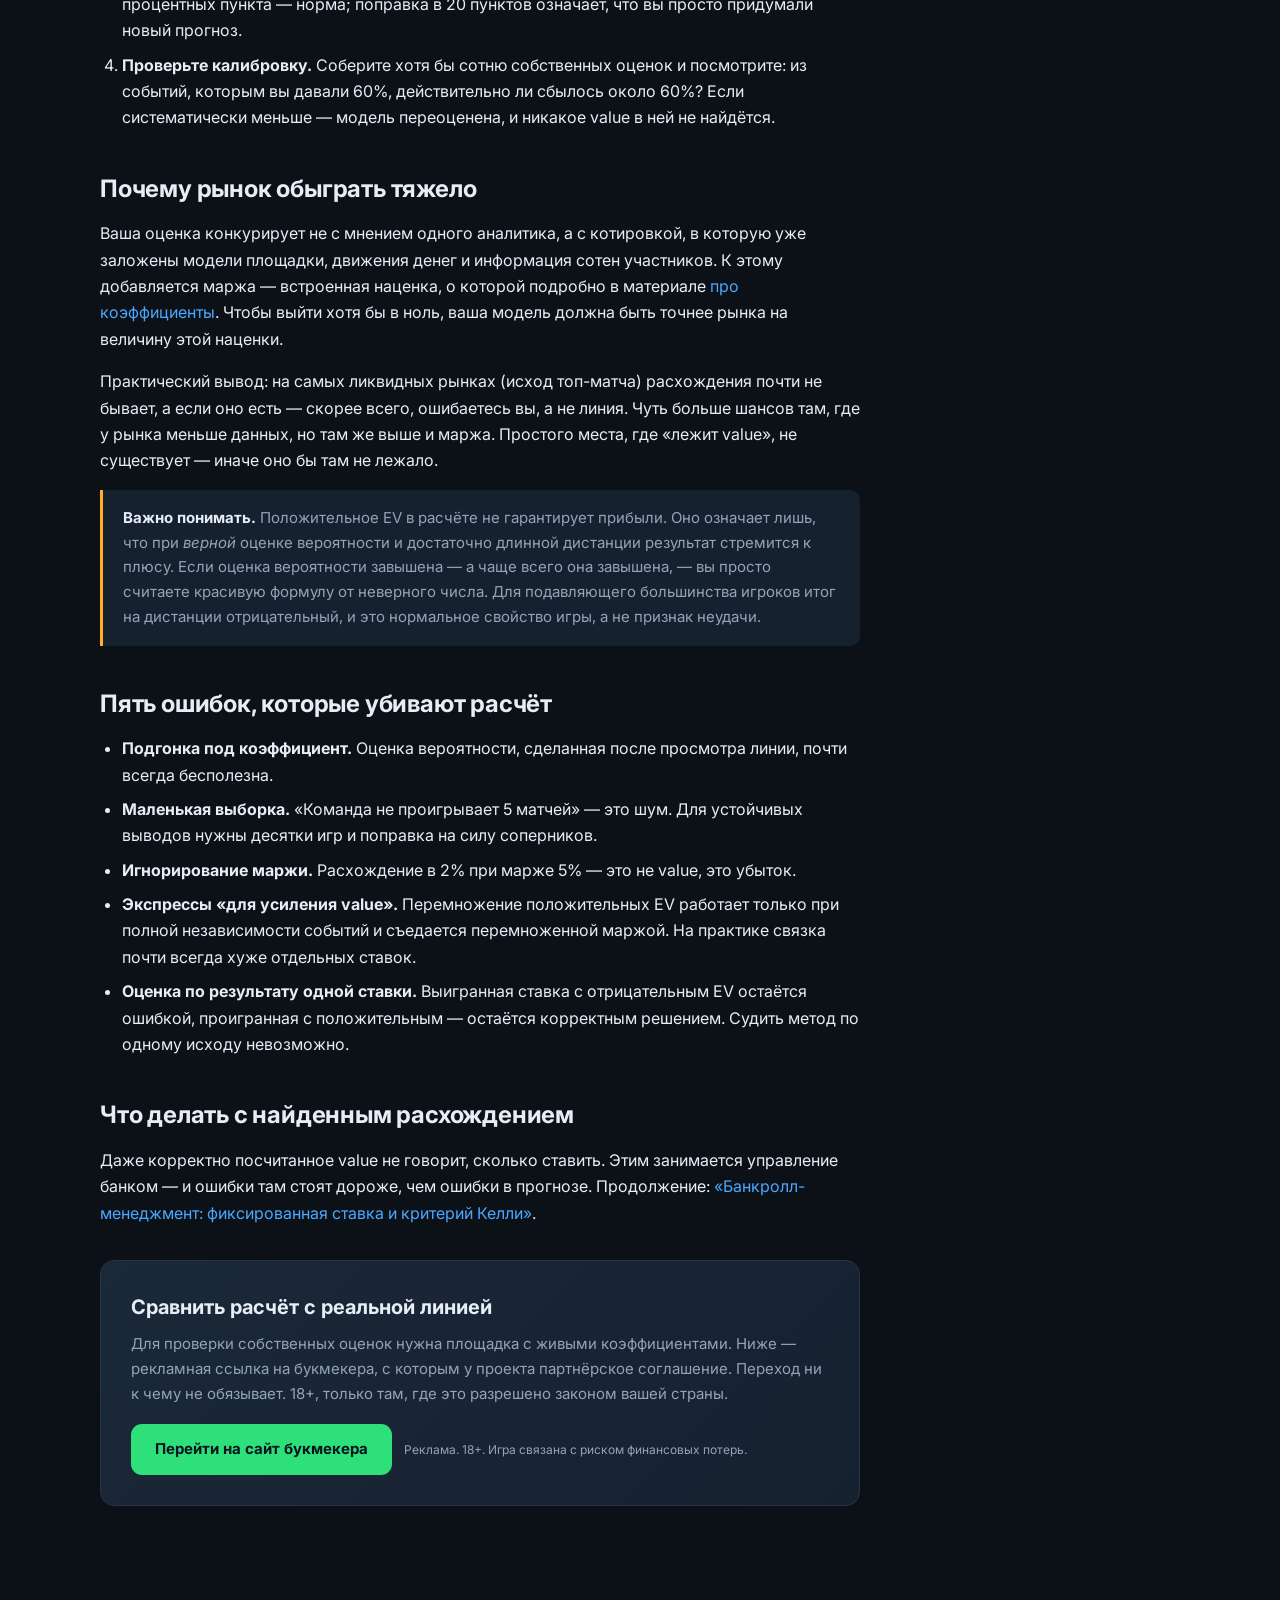
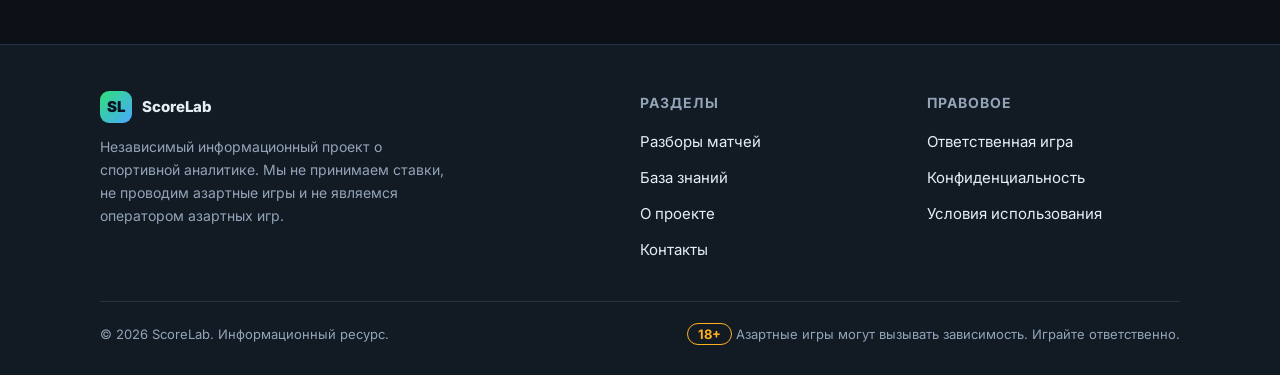
<file: value-stavki.html>
<!doctype html>
<html lang="ru">
<head>
<meta charset="utf-8">
<meta name="viewport" content="width=device-width,initial-scale=1">
<title>Value-ставка: что это и как её находить | ScoreLab</title>
<meta name="description" content="Формула математического ожидания ставки, как сравнить свою оценку вероятности с линией, почему «уверенность» не равна value и какие ошибки чаще всего ломают расчёт.">
<meta property="og:title" content="Value-ставка: что это и как её находить | ScoreLab">
<meta property="og:description" content="Формула математического ожидания ставки, как сравнить свою оценку вероятности с линией, почему «уверенность» не равна value и какие ошибки чаще всего ломают расчёт.">
<meta property="og:type" content="article">
<link rel="icon" href="data:image/svg+xml,<svg xmlns='http://www.w3.org/2000/svg' viewBox='0 0 100 100'><rect width='100' height='100' rx='22' fill='%232ee07a'/><text x='50' y='70' font-size='56' font-family='Arial' font-weight='bold' text-anchor='middle' fill='%2307131f'>S</text></svg>">
<link rel="preconnect" href="https://fonts.googleapis.com">
<link rel="preconnect" href="https://fonts.gstatic.com" crossorigin>
<link href="https://fonts.googleapis.com/css2?family=Inter:wght@400;500;600;700;800;900&display=swap" rel="stylesheet">
<link rel="stylesheet" href="assets/css/style.css">
</head>
<body>

<div class="agebar"><div class="wrap">Материалы носят информационный характер и не являются призывом к игре. <b>18+</b> Азартные игры могут вызывать зависимость.</div></div>

<header class="site-header"><div class="wrap header-inner">
  <a class="logo" href="index.html"><span class="logo-mark">SL</span><span data-sitename>ScoreLab</span></a>
  <button class="burger" aria-label="Открыть меню" aria-expanded="false">☰</button>
  <nav class="nav">
    <a href="index.html">Главная</a>
    <a href="prognozy.html">Разборы</a>
    <a href="analitika.html" class="active">База знаний</a>
    <a href="about.html">О проекте</a>
    <a href="contacts.html">Контакты</a>
  </nav>
</div></header>

<article class="article"><div class="wrap">
  <div class="breadcrumbs"><a href="index.html">Главная</a> → <a href="analitika.html">База знаний</a> → Value-ставки</div>
  <div class="article-head">
    <h1>Value-ставка: что это и как её находить</h1>
    <div class="article-meta"><span class="tag">База</span><span>Редакция ScoreLab</span><span>9 минут чтения</span></div>
  </div>

  <div class="prose">
    <p>Самая частая ошибка в разговорах о ставках — путать «событие вероятно» с «ставка выгодна». Это разные утверждения. Фаворит с котировкой 1,10 выигрывает в подавляющем большинстве случаев, и при этом ставка на него может быть математически провальной. Аутсайдер с коэффициентом 8,00 проигрывает почти всегда — и при этом быть выгодным. Разницу объясняет понятие value.</p>

    <h2>Определение через математическое ожидание</h2>
    <p>Ожидаемая доходность ставки считается так:</p>
    <p><code>EV = (ваша вероятность × коэффициент) − 1</code></p>
    <p>Если результат положительный — ставка имеет value. Если отрицательный — на дистанции она убыточна, независимо от того, выиграет ли конкретная ставка.</p>

    <h3>Пример</h3>
    <p>Вы оцениваете вероятность победы команды в 40%. Букмекер даёт 2,80.</p>
    <ul>
      <li>Подразумеваемая рынком вероятность: 1 / 2,80 = 35,7%</li>
      <li>Ваша оценка выше рыночной на 4,3 процентных пункта</li>
      <li>EV = (0,40 × 2,80) − 1 = 1,12 − 1 = <b>+0,12</b>, то есть +12% на каждую вложенную единицу</li>
    </ul>
    <p>Теперь обратный случай. Та же команда, но котировка 2,20:</p>
    <ul>
      <li>EV = (0,40 × 2,20) − 1 = 0,88 − 1 = <b>−0,12</b></li>
    </ul>
    <p>Событие не изменилось, ваша уверенность не изменилась — изменилась только цена. Ставка из выгодной превратилась в убыточную. Это и есть главный урок: <b>value живёт не в событии, а в разнице между вашей оценкой и ценой рынка</b>.</p>

    <div class="callout"><b>Отсюда следует.</b> Фраза «я уверен в этом матче» не содержит информации о выгодности ставки, пока не названы два числа: ваша вероятность и коэффициент. Любой разбор без этих чисел — это рассказ, а не расчёт.</div>

    <h2>Откуда брать «свою вероятность»</h2>
    <p>Это сложная часть, и честный ответ такой: у большинства людей собственной оценки нет — есть ощущение, подстроенное под уже увиденный коэффициент. Чтобы оценка была самостоятельной, нужно соблюсти порядок действий.</p>
    <ol>
      <li><b>Сначала модель, потом линия.</b> Запишите свою вероятность до того, как откроете роспись. Иначе сработает якорение: мозг подгонит число под котировку и расхождения не будет никогда.</li>
      <li><b>Опирайтесь на повторяемые показатели.</b> Для футбола это объём и качество моментов (см. материал про <a href="xg-metrika.html">xG</a>), для баскетбола — темп и эффективность (<a href="total-basketbol.html">разбор тоталов</a>), для тенниса — статистика подачи и приёма на конкретном покрытии.</li>
      <li><b>Учитывайте контекст отдельно от данных.</b> Кадровые потери, плотность календаря, турнирная мотивация — это поправки к базовой модели, а не замена ей. Поправка в 2–3 процентных пункта — норма; поправка в 20 пунктов означает, что вы просто придумали новый прогноз.</li>
      <li><b>Проверьте калибровку.</b> Соберите хотя бы сотню собственных оценок и посмотрите: из событий, которым вы давали 60%, действительно ли сбылось около 60%? Если систематически меньше — модель переоценена, и никакое value в ней не найдётся.</li>
    </ol>

    <h2>Почему рынок обыграть тяжело</h2>
    <p>Ваша оценка конкурирует не с мнением одного аналитика, а с котировкой, в которую уже заложены модели площадки, движения денег и информация сотен участников. К этому добавляется маржа — встроенная наценка, о которой подробно в материале <a href="koefficienty-marzha.html">про коэффициенты</a>. Чтобы выйти хотя бы в ноль, ваша модель должна быть точнее рынка на величину этой наценки.</p>
    <p>Практический вывод: на самых ликвидных рынках (исход топ-матча) расхождения почти не бывает, а если оно есть — скорее всего, ошибаетесь вы, а не линия. Чуть больше шансов там, где у рынка меньше данных, но там же выше и маржа. Простого места, где «лежит value», не существует — иначе оно бы там не лежало.</p>

    <div class="callout warn"><b>Важно понимать.</b> Положительное EV в расчёте не гарантирует прибыли. Оно означает лишь, что при <i>верной</i> оценке вероятности и достаточно длинной дистанции результат стремится к плюсу. Если оценка вероятности завышена — а чаще всего она завышена, — вы просто считаете красивую формулу от неверного числа. Для подавляющего большинства игроков итог на дистанции отрицательный, и это нормальное свойство игры, а не признак неудачи.</div>

    <h2>Пять ошибок, которые убивают расчёт</h2>
    <ul>
      <li><b>Подгонка под коэффициент.</b> Оценка вероятности, сделанная после просмотра линии, почти всегда бесполезна.</li>
      <li><b>Маленькая выборка.</b> «Команда не проигрывает 5 матчей» — это шум. Для устойчивых выводов нужны десятки игр и поправка на силу соперников.</li>
      <li><b>Игнорирование маржи.</b> Расхождение в 2% при марже 5% — это не value, это убыток.</li>
      <li><b>Экспрессы «для усиления value».</b> Перемножение положительных EV работает только при полной независимости событий и съедается перемноженной маржой. На практике связка почти всегда хуже отдельных ставок.</li>
      <li><b>Оценка по результату одной ставки.</b> Выигранная ставка с отрицательным EV остаётся ошибкой, проигранная с положительным — остаётся корректным решением. Судить метод по одному исходу невозможно.</li>
    </ul>

    <h2>Что делать с найденным расхождением</h2>
    <p>Даже корректно посчитанное value не говорит, сколько ставить. Этим занимается управление банком — и ошибки там стоят дороже, чем ошибки в прогнозе. Продолжение: <a href="bankroll.html">«Банкролл-менеджмент: фиксированная ставка и критерий Келли»</a>.</p>

    <div class="cta-block">
      <h3>Сравнить расчёт с реальной линией</h3>
      <p>Для проверки собственных оценок нужна площадка с живыми коэффициентами. Ниже — рекламная ссылка на букмекера, с которым у проекта партнёрское соглашение. Переход ни к чему не обязывает. 18+, только там, где это разрешено законом вашей страны.</p>
      <div class="btn-row">
        <a class="btn" data-ref rel="nofollow sponsored noopener">Перейти на сайт букмекера</a>
        <span class="ad-note"></span>
      </div>
    </div>
  </div>
</div></article>

<footer class="site-footer"><div class="wrap">
  <div class="footer-grid">
    <div class="footer-about">
      <a class="logo" href="index.html"><span class="logo-mark">SL</span><span data-sitename>ScoreLab</span></a>
      <p>Независимый информационный проект о спортивной аналитике. Мы не принимаем ставки, не проводим азартные игры и не являемся оператором азартных игр.</p>
    </div>
    <div>
      <h4>Разделы</h4>
      <ul>
        <li><a href="prognozy.html">Разборы матчей</a></li>
        <li><a href="analitika.html">База знаний</a></li>
        <li><a href="about.html">О проекте</a></li>
        <li><a href="contacts.html">Контакты</a></li>
      </ul>
    </div>
    <div>
      <h4>Правовое</h4>
      <ul>
        <li><a href="responsible.html">Ответственная игра</a></li>
        <li><a href="privacy.html">Конфиденциальность</a></li>
        <li><a href="terms.html">Условия использования</a></li>
      </ul>
    </div>
  </div>
  <div class="footer-bottom">
    <span>&copy; <span data-year>2026</span> <span data-sitename>ScoreLab</span>. Информационный ресурс.</span>
    <span><span class="age">18+</span> Азартные игры могут вызывать зависимость. Играйте ответственно.</span>
  </div>
</div></footer>

<script src="assets/js/config.js"></script>
<script src="assets/js/main.js"></script>
</body>
</html>
</file>
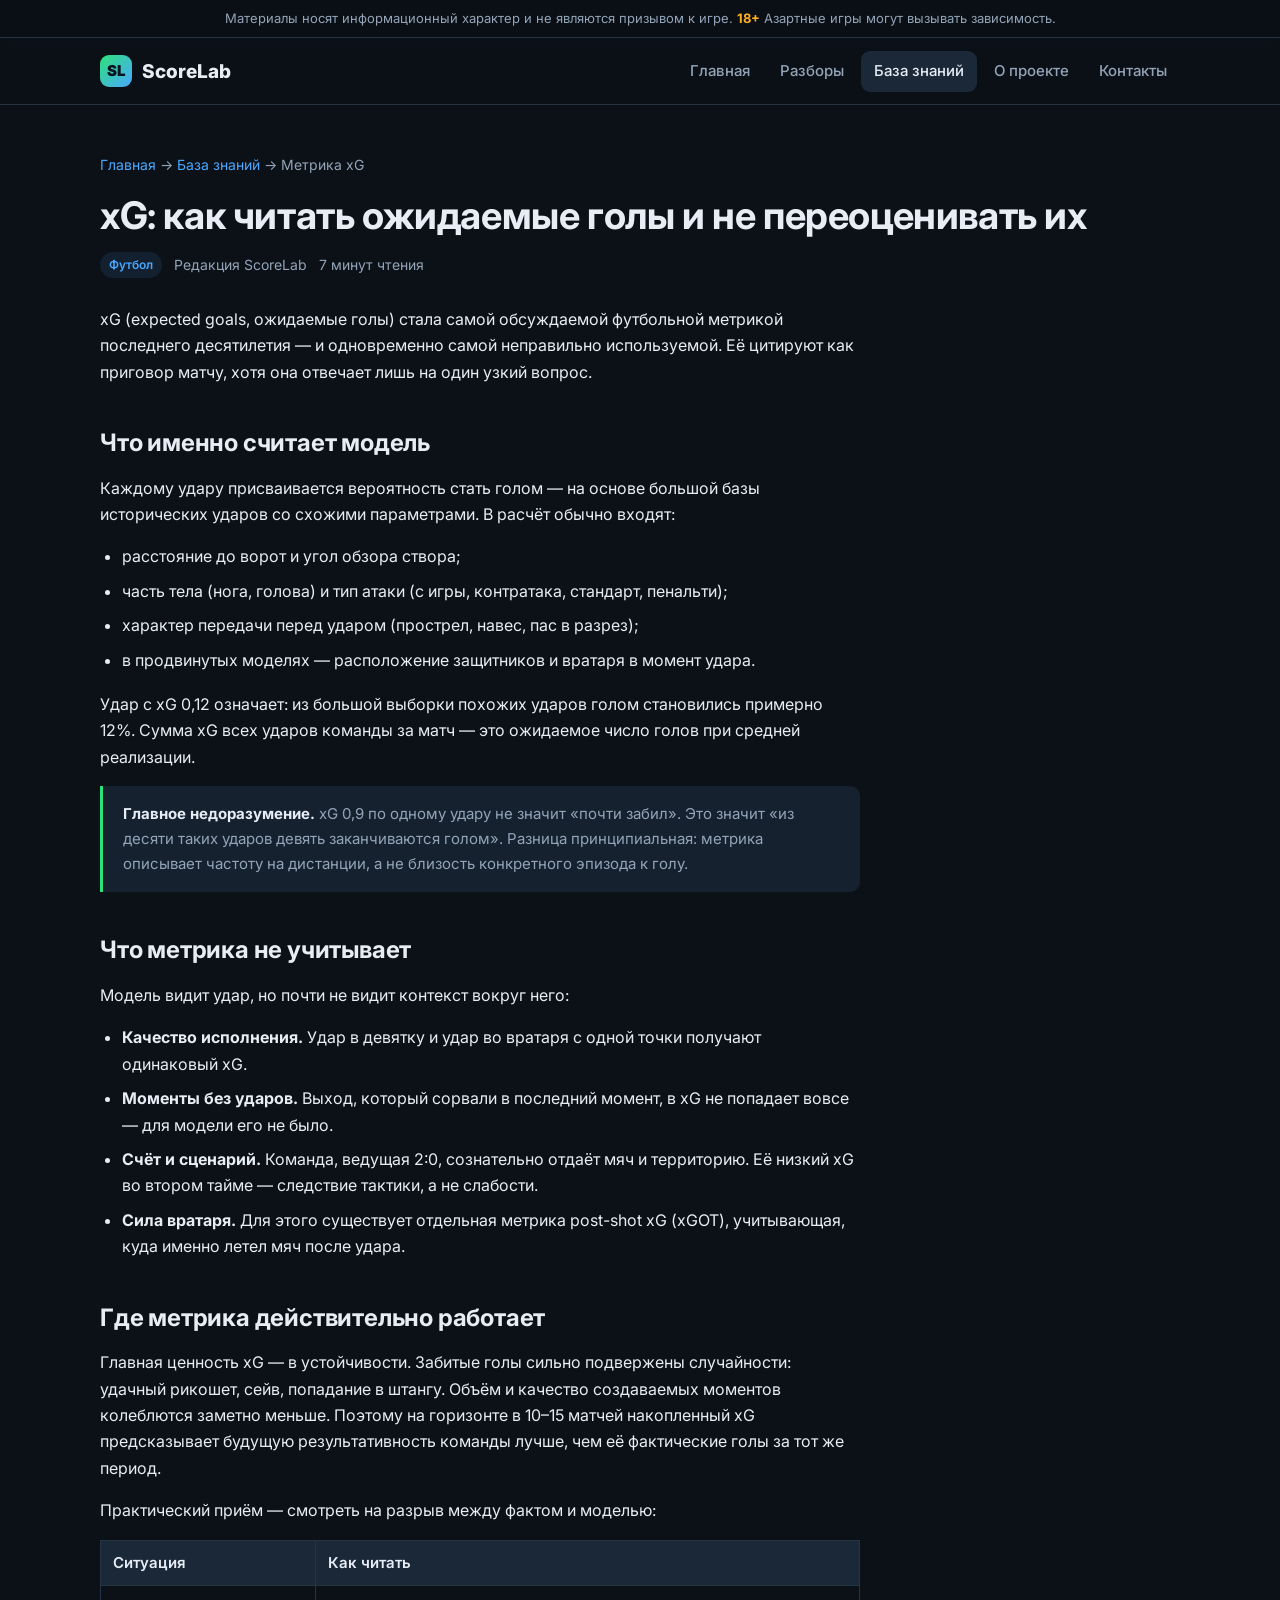
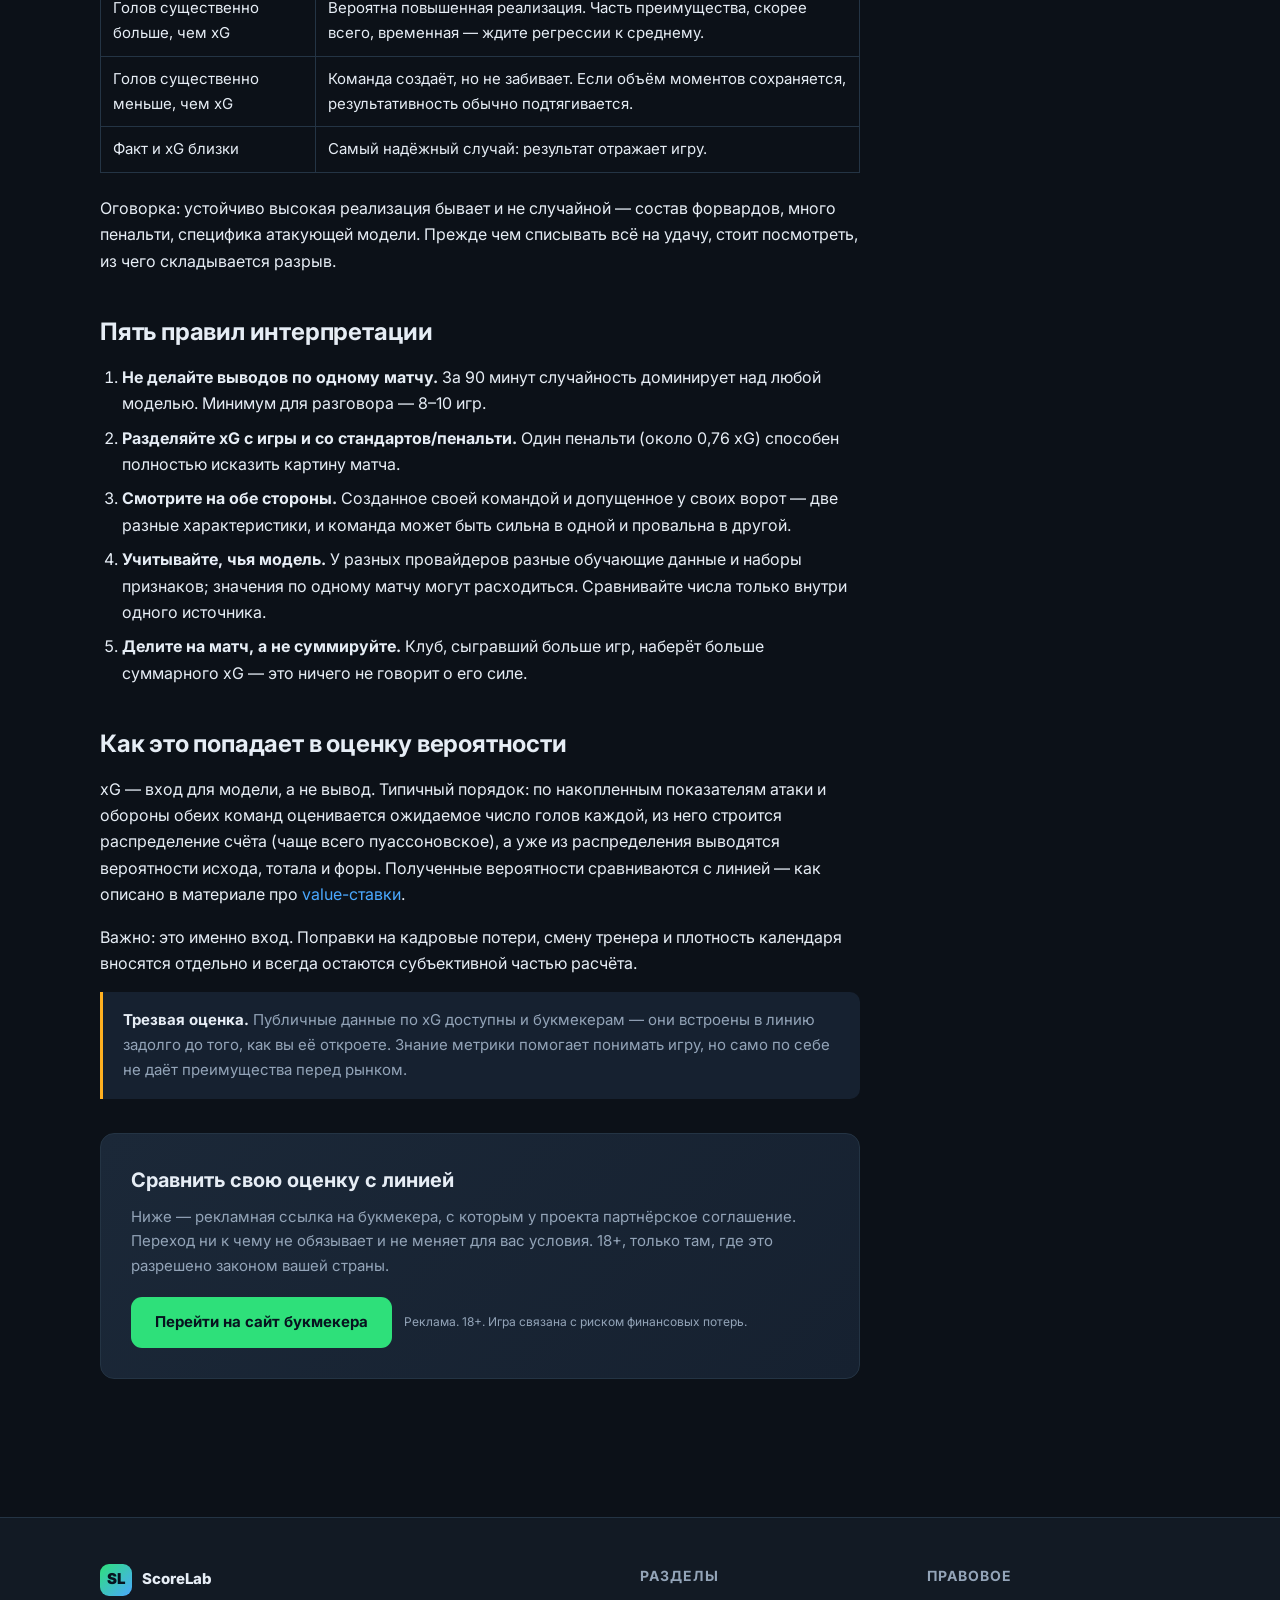
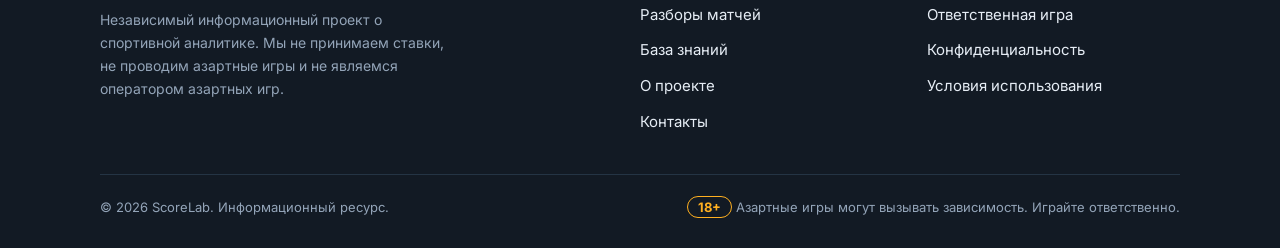
<file: xg-metrika.html>
<!doctype html>
<html lang="ru">
<head>
<meta charset="utf-8">
<meta name="viewport" content="width=device-width,initial-scale=1">
<title>xG: как читать ожидаемые голы и не переоценивать их | ScoreLab</title>
<meta name="description" content="Что измеряет модель ожидаемых голов, почему 0,9 xG не означает «почти гол», на какой выборке метрика становится значимой и какие ошибки интерпретации встречаются чаще всего.">
<meta property="og:title" content="xG: как читать ожидаемые голы и не переоценивать их | ScoreLab">
<meta property="og:description" content="Что измеряет модель ожидаемых голов, почему 0,9 xG не означает «почти гол», на какой выборке метрика становится значимой и какие ошибки интерпретации встречаются чаще всего.">
<meta property="og:type" content="article">
<link rel="icon" href="data:image/svg+xml,<svg xmlns='http://www.w3.org/2000/svg' viewBox='0 0 100 100'><rect width='100' height='100' rx='22' fill='%232ee07a'/><text x='50' y='70' font-size='56' font-family='Arial' font-weight='bold' text-anchor='middle' fill='%2307131f'>S</text></svg>">
<link rel="preconnect" href="https://fonts.googleapis.com">
<link rel="preconnect" href="https://fonts.gstatic.com" crossorigin>
<link href="https://fonts.googleapis.com/css2?family=Inter:wght@400;500;600;700;800;900&display=swap" rel="stylesheet">
<link rel="stylesheet" href="assets/css/style.css">
</head>
<body>

<div class="agebar"><div class="wrap">Материалы носят информационный характер и не являются призывом к игре. <b>18+</b> Азартные игры могут вызывать зависимость.</div></div>

<header class="site-header"><div class="wrap header-inner">
  <a class="logo" href="index.html"><span class="logo-mark">SL</span><span data-sitename>ScoreLab</span></a>
  <button class="burger" aria-label="Открыть меню" aria-expanded="false">☰</button>
  <nav class="nav">
    <a href="index.html">Главная</a>
    <a href="prognozy.html">Разборы</a>
    <a href="analitika.html" class="active">База знаний</a>
    <a href="about.html">О проекте</a>
    <a href="contacts.html">Контакты</a>
  </nav>
</div></header>

<article class="article"><div class="wrap">
  <div class="breadcrumbs"><a href="index.html">Главная</a> → <a href="analitika.html">База знаний</a> → Метрика xG</div>
  <div class="article-head">
    <h1>xG: как читать ожидаемые голы и не переоценивать их</h1>
    <div class="article-meta"><span class="tag blue">Футбол</span><span>Редакция ScoreLab</span><span>7 минут чтения</span></div>
  </div>

  <div class="prose">
    <p>xG (expected goals, ожидаемые голы) стала самой обсуждаемой футбольной метрикой последнего десятилетия — и одновременно самой неправильно используемой. Её цитируют как приговор матчу, хотя она отвечает лишь на один узкий вопрос.</p>

    <h2>Что именно считает модель</h2>
    <p>Каждому удару присваивается вероятность стать голом — на основе большой базы исторических ударов со схожими параметрами. В расчёт обычно входят:</p>
    <ul>
      <li>расстояние до ворот и угол обзора створа;</li>
      <li>часть тела (нога, голова) и тип атаки (с игры, контратака, стандарт, пенальти);</li>
      <li>характер передачи перед ударом (прострел, навес, пас в разрез);</li>
      <li>в продвинутых моделях — расположение защитников и вратаря в момент удара.</li>
    </ul>
    <p>Удар с xG 0,12 означает: из большой выборки похожих ударов голом становились примерно 12%. Сумма xG всех ударов команды за матч — это ожидаемое число голов при средней реализации.</p>

    <div class="callout"><b>Главное недоразумение.</b> xG 0,9 по одному удару не значит «почти забил». Это значит «из десяти таких ударов девять заканчиваются голом». Разница принципиальная: метрика описывает частоту на дистанции, а не близость конкретного эпизода к голу.</div>

    <h2>Что метрика не учитывает</h2>
    <p>Модель видит удар, но почти не видит контекст вокруг него:</p>
    <ul>
      <li><b>Качество исполнения.</b> Удар в девятку и удар во вратаря с одной точки получают одинаковый xG.</li>
      <li><b>Моменты без ударов.</b> Выход, который сорвали в последний момент, в xG не попадает вовсе — для модели его не было.</li>
      <li><b>Счёт и сценарий.</b> Команда, ведущая 2:0, сознательно отдаёт мяч и территорию. Её низкий xG во втором тайме — следствие тактики, а не слабости.</li>
      <li><b>Сила вратаря.</b> Для этого существует отдельная метрика post-shot xG (xGOT), учитывающая, куда именно летел мяч после удара.</li>
    </ul>

    <h2>Где метрика действительно работает</h2>
    <p>Главная ценность xG — в устойчивости. Забитые голы сильно подвержены случайности: удачный рикошет, сейв, попадание в штангу. Объём и качество создаваемых моментов колеблются заметно меньше. Поэтому на горизонте в 10–15 матчей накопленный xG предсказывает будущую результативность команды лучше, чем её фактические голы за тот же период.</p>
    <p>Практический приём — смотреть на разрыв между фактом и моделью:</p>
    <table>
      <tr><th>Ситуация</th><th>Как читать</th></tr>
      <tr><td>Голов существенно больше, чем xG</td><td>Вероятна повышенная реализация. Часть преимущества, скорее всего, временная — ждите регрессии к среднему.</td></tr>
      <tr><td>Голов существенно меньше, чем xG</td><td>Команда создаёт, но не забивает. Если объём моментов сохраняется, результативность обычно подтягивается.</td></tr>
      <tr><td>Факт и xG близки</td><td>Самый надёжный случай: результат отражает игру.</td></tr>
    </table>
    <p>Оговорка: устойчиво высокая реализация бывает и не случайной — состав форвардов, много пенальти, специфика атакующей модели. Прежде чем списывать всё на удачу, стоит посмотреть, из чего складывается разрыв.</p>

    <h2>Пять правил интерпретации</h2>
    <ol>
      <li><b>Не делайте выводов по одному матчу.</b> За 90 минут случайность доминирует над любой моделью. Минимум для разговора — 8–10 игр.</li>
      <li><b>Разделяйте xG с игры и со стандартов/пенальти.</b> Один пенальти (около 0,76 xG) способен полностью исказить картину матча.</li>
      <li><b>Смотрите на обе стороны.</b> Созданное своей командой и допущенное у своих ворот — две разные характеристики, и команда может быть сильна в одной и провальна в другой.</li>
      <li><b>Учитывайте, чья модель.</b> У разных провайдеров разные обучающие данные и наборы признаков; значения по одному матчу могут расходиться. Сравнивайте числа только внутри одного источника.</li>
      <li><b>Делите на матч, а не суммируйте.</b> Клуб, сыгравший больше игр, наберёт больше суммарного xG — это ничего не говорит о его силе.</li>
    </ol>

    <h2>Как это попадает в оценку вероятности</h2>
    <p>xG — вход для модели, а не вывод. Типичный порядок: по накопленным показателям атаки и обороны обеих команд оценивается ожидаемое число голов каждой, из него строится распределение счёта (чаще всего пуассоновское), а уже из распределения выводятся вероятности исхода, тотала и форы. Полученные вероятности сравниваются с линией — как описано в материале про <a href="value-stavki.html">value-ставки</a>.</p>
    <p>Важно: это именно вход. Поправки на кадровые потери, смену тренера и плотность календаря вносятся отдельно и всегда остаются субъективной частью расчёта.</p>

    <div class="callout warn"><b>Трезвая оценка.</b> Публичные данные по xG доступны и букмекерам — они встроены в линию задолго до того, как вы её откроете. Знание метрики помогает понимать игру, но само по себе не даёт преимущества перед рынком.</div>

    <div class="cta-block">
      <h3>Сравнить свою оценку с линией</h3>
      <p>Ниже — рекламная ссылка на букмекера, с которым у проекта партнёрское соглашение. Переход ни к чему не обязывает и не меняет для вас условия. 18+, только там, где это разрешено законом вашей страны.</p>
      <div class="btn-row">
        <a class="btn" data-ref rel="nofollow sponsored noopener">Перейти на сайт букмекера</a>
        <span class="ad-note"></span>
      </div>
    </div>
  </div>
</div></article>

<footer class="site-footer"><div class="wrap">
  <div class="footer-grid">
    <div class="footer-about">
      <a class="logo" href="index.html"><span class="logo-mark">SL</span><span data-sitename>ScoreLab</span></a>
      <p>Независимый информационный проект о спортивной аналитике. Мы не принимаем ставки, не проводим азартные игры и не являемся оператором азартных игр.</p>
    </div>
    <div>
      <h4>Разделы</h4>
      <ul>
        <li><a href="prognozy.html">Разборы матчей</a></li>
        <li><a href="analitika.html">База знаний</a></li>
        <li><a href="about.html">О проекте</a></li>
        <li><a href="contacts.html">Контакты</a></li>
      </ul>
    </div>
    <div>
      <h4>Правовое</h4>
      <ul>
        <li><a href="responsible.html">Ответственная игра</a></li>
        <li><a href="privacy.html">Конфиденциальность</a></li>
        <li><a href="terms.html">Условия использования</a></li>
      </ul>
    </div>
  </div>
  <div class="footer-bottom">
    <span>&copy; <span data-year>2026</span> <span data-sitename>ScoreLab</span>. Информационный ресурс.</span>
    <span><span class="age">18+</span> Азартные игры могут вызывать зависимость. Играйте ответственно.</span>
  </div>
</div></footer>

<script src="assets/js/config.js"></script>
<script src="assets/js/main.js"></script>
</body>
</html>
</file>
<file: assets/css/style.css>
:root{
  --bg:#0c1118;
  --bg-soft:#121a24;
  --card:#162130;
  --card-2:#1b2838;
  --line:#243444;
  --text:#e6edf5;
  --muted:#93a4b8;
  --accent:#2ee07a;
  --accent-2:#4aa8ff;
  --warn:#ffb020;
  --radius:14px;
  --maxw:1120px;
  --font:'Inter',system-ui,-apple-system,'Segoe UI',Roboto,Arial,sans-serif;
}
*{box-sizing:border-box}
html{scroll-behavior:smooth}
body{
  margin:0;background:var(--bg);color:var(--text);font-family:var(--font);
  font-size:16px;line-height:1.65;-webkit-font-smoothing:antialiased;
}
img{max-width:100%;display:block}
a{color:var(--accent-2);text-decoration:none}
a:hover{text-decoration:underline}
.wrap{max-width:var(--maxw);margin:0 auto;padding:0 20px}

/* ---------- age bar ---------- */
.agebar{
  background:#0a0f15;border-bottom:1px solid var(--line);
  font-size:13px;color:var(--muted);padding:8px 0;text-align:center;
}
.agebar b{color:var(--warn)}

/* ---------- header ---------- */
.site-header{
  position:sticky;top:0;z-index:50;background:rgba(12,17,24,.92);
  backdrop-filter:blur(10px);border-bottom:1px solid var(--line);
}
.header-inner{display:flex;align-items:center;gap:24px;min-height:66px;position:relative}
.logo{display:flex;align-items:center;gap:10px;font-weight:800;font-size:19px;color:var(--text)}
.logo:hover{text-decoration:none}
.logo-mark{
  width:32px;height:32px;border-radius:9px;flex:0 0 32px;
  background:linear-gradient(135deg,var(--accent),var(--accent-2));
  display:grid;place-items:center;color:#07131f;font-weight:900;font-size:15px;
}
.nav{display:flex;gap:4px;margin-left:auto;flex-wrap:wrap}
.nav a{
  color:var(--muted);padding:8px 13px;border-radius:9px;font-size:15px;font-weight:500;
}
.nav a:hover{color:var(--text);background:var(--card);text-decoration:none}
.nav a.active{color:var(--text);background:var(--card-2)}
.burger{display:none;margin-left:auto;background:var(--card);border:1px solid var(--line);
  color:var(--text);border-radius:9px;padding:9px 12px;font-size:16px;cursor:pointer}

/* ---------- hero ---------- */
.hero{padding:72px 0 56px;border-bottom:1px solid var(--line);
  background:radial-gradient(1000px 420px at 15% -10%,rgba(46,224,122,.13),transparent 60%),
             radial-gradient(900px 400px at 85% 0%,rgba(74,168,255,.12),transparent 60%);}
.hero h1{font-size:clamp(30px,5vw,46px);line-height:1.15;margin:0 0 18px;letter-spacing:-.5px}
.hero p.lead{font-size:18px;color:var(--muted);max-width:680px;margin:0 0 28px}
.badge{display:inline-block;font-size:12px;letter-spacing:.08em;text-transform:uppercase;
  color:var(--accent);border:1px solid rgba(46,224,122,.35);background:rgba(46,224,122,.08);
  padding:5px 11px;border-radius:999px;margin-bottom:18px;font-weight:600}

/* ---------- buttons ---------- */
.btn{
  display:inline-block;padding:13px 24px;border-radius:11px;font-weight:700;font-size:15px;
  background:var(--accent);color:#07131f;border:none;cursor:pointer;transition:.15s;
}
.btn:hover{text-decoration:none;filter:brightness(1.08);transform:translateY(-1px)}
.btn-ghost{background:transparent;color:var(--text);border:1px solid var(--line)}
.btn-ghost:hover{background:var(--card);filter:none}
.btn-row{display:flex;gap:12px;flex-wrap:wrap;align-items:center}
.ad-note{font-size:12px;color:var(--muted)}

/* ---------- sections ---------- */
section{padding:56px 0}
.section-head{margin-bottom:28px}
.section-head h2{font-size:clamp(23px,3.2vw,31px);margin:0 0 8px;letter-spacing:-.3px}
.section-head p{color:var(--muted);margin:0;max-width:720px}
.grid{display:grid;gap:18px}
.grid-3{grid-template-columns:repeat(3,1fr)}
.grid-2{grid-template-columns:repeat(2,1fr)}

/* ---------- cards ---------- */
.card{
  background:var(--card);border:1px solid var(--line);border-radius:var(--radius);
  padding:24px;transition:.15s;
}
.card:hover{border-color:#31475e;transform:translateY(-2px)}
.card h3{margin:0 0 10px;font-size:18px;line-height:1.35}
.card h3 a{color:var(--text)}
.card p{margin:0;color:var(--muted);font-size:15px}
.card .meta{font-size:13px;color:var(--muted);margin-bottom:12px;display:flex;gap:10px;flex-wrap:wrap;align-items:center}
.tag{font-size:12px;font-weight:600;color:var(--accent);background:rgba(46,224,122,.1);
  padding:3px 9px;border-radius:999px}
.tag.blue{color:var(--accent-2);background:rgba(74,168,255,.1)}
.card-icon{font-size:26px;margin-bottom:12px}

/* ---------- article ---------- */
.article{padding:48px 0 64px}
.article-head h1{font-size:clamp(26px,4vw,38px);line-height:1.2;margin:0 0 14px;letter-spacing:-.4px}
.article-meta{color:var(--muted);font-size:14px;margin-bottom:28px;display:flex;gap:12px;flex-wrap:wrap;align-items:center}
.prose{max-width:760px}
.prose h2{font-size:24px;margin:38px 0 12px;letter-spacing:-.2px}
.prose h3{font-size:19px;margin:28px 0 10px}
.prose p{margin:0 0 16px}
.prose ul,.prose ol{margin:0 0 18px;padding-left:22px}
.prose li{margin-bottom:8px}
.prose table{width:100%;border-collapse:collapse;margin:0 0 22px;font-size:15px}
.prose th,.prose td{border:1px solid var(--line);padding:10px 12px;text-align:left}
.prose th{background:var(--card-2);font-weight:600}
.prose code{background:var(--card-2);padding:2px 6px;border-radius:5px;font-size:14px}
.callout{
  border-left:3px solid var(--accent);background:var(--card);padding:16px 20px;
  border-radius:0 10px 10px 0;margin:0 0 22px;color:var(--muted);font-size:15px;
}
.callout.warn{border-left-color:var(--warn)}
.callout b{color:var(--text)}
.breadcrumbs{font-size:14px;color:var(--muted);margin-bottom:16px}

/* ---------- cta block ---------- */
.cta-block{
  background:linear-gradient(135deg,var(--card-2),var(--card));
  border:1px solid var(--line);border-radius:var(--radius);padding:30px;margin:34px 0;
}
.cta-block h3{margin:0 0 8px;font-size:20px}
.cta-block p{color:var(--muted);margin:0 0 18px;font-size:15px}

/* ---------- stats ---------- */
.stats{display:grid;grid-template-columns:repeat(4,1fr);gap:16px}
.stat{background:var(--card);border:1px solid var(--line);border-radius:var(--radius);padding:20px}
.stat b{display:block;font-size:27px;color:var(--accent);line-height:1.2}
.stat span{font-size:14px;color:var(--muted)}

/* ---------- faq ---------- */
details{background:var(--card);border:1px solid var(--line);border-radius:11px;padding:16px 20px;margin-bottom:10px}
summary{cursor:pointer;font-weight:600;list-style:none}
summary::-webkit-details-marker{display:none}
summary::after{content:"+";float:right;color:var(--accent);font-weight:700}
details[open] summary::after{content:"\2013"}
details p{color:var(--muted);margin:12px 0 0;font-size:15px}

/* ---------- forms ---------- */
.form{max-width:520px;display:grid;gap:14px}
.form label{font-size:14px;color:var(--muted);display:block;margin-bottom:6px}
.form input,.form textarea{
  width:100%;background:var(--bg-soft);border:1px solid var(--line);color:var(--text);
  border-radius:10px;padding:12px 14px;font-family:inherit;font-size:15px;
}
.form input:focus,.form textarea:focus{outline:none;border-color:var(--accent)}
.form textarea{min-height:130px;resize:vertical}
.form-note{font-size:13px;color:var(--muted)}

/* ---------- footer ---------- */
.site-footer{border-top:1px solid var(--line);background:var(--bg-soft);padding:46px 0 30px;margin-top:40px}
.footer-grid{display:grid;grid-template-columns:2fr 1fr 1fr;gap:34px;margin-bottom:30px}
.footer-grid h4{font-size:14px;text-transform:uppercase;letter-spacing:.07em;color:var(--muted);margin:0 0 14px}
.footer-grid ul{list-style:none;padding:0;margin:0}
.footer-grid li{margin-bottom:9px}
.footer-grid a{color:var(--text);font-size:15px}
.footer-about p{color:var(--muted);font-size:14px;margin:12px 0 0;max-width:360px}
.footer-bottom{border-top:1px solid var(--line);padding-top:22px;color:var(--muted);font-size:13px;
  display:flex;justify-content:space-between;gap:16px;flex-wrap:wrap;align-items:center}
.footer-bottom .age{
  border:1px solid var(--warn);color:var(--warn);border-radius:999px;padding:2px 10px;font-weight:700;
}

/* ---------- responsive ---------- */
@media (max-width:900px){
  .grid-3{grid-template-columns:repeat(2,1fr)}
  .stats{grid-template-columns:repeat(2,1fr)}
  .footer-grid{grid-template-columns:1fr 1fr}
}
@media (max-width:640px){
  .grid-3,.grid-2{grid-template-columns:1fr}
  .footer-grid{grid-template-columns:1fr}
  .burger{display:block}
  .nav{
    display:none;position:absolute;top:66px;left:0;right:0;background:var(--bg-soft);
    border:1px solid var(--line);flex-direction:column;padding:12px;gap:2px;margin:0;border-radius:0 0 12px 12px;
  }
  .nav.open{display:flex}
  .hero{padding:48px 0 40px}
  section{padding:42px 0}
}
</file>
